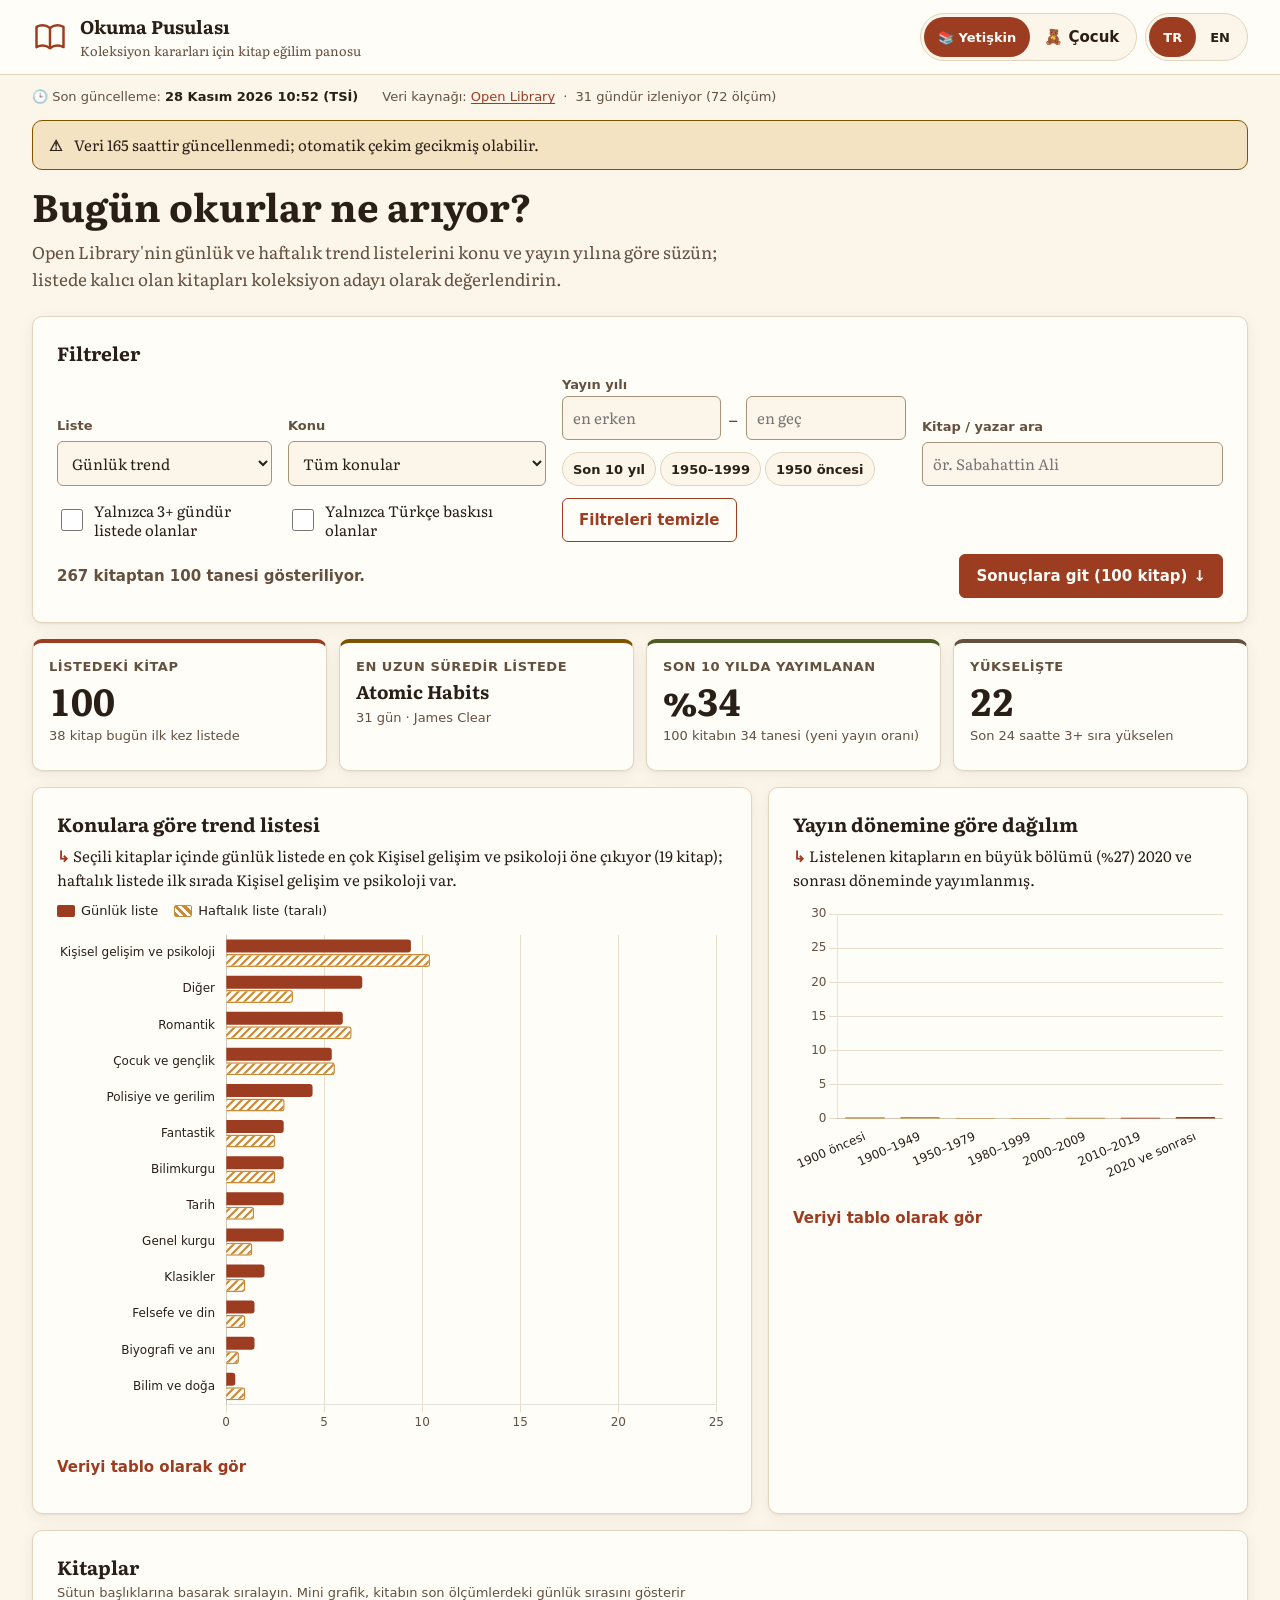
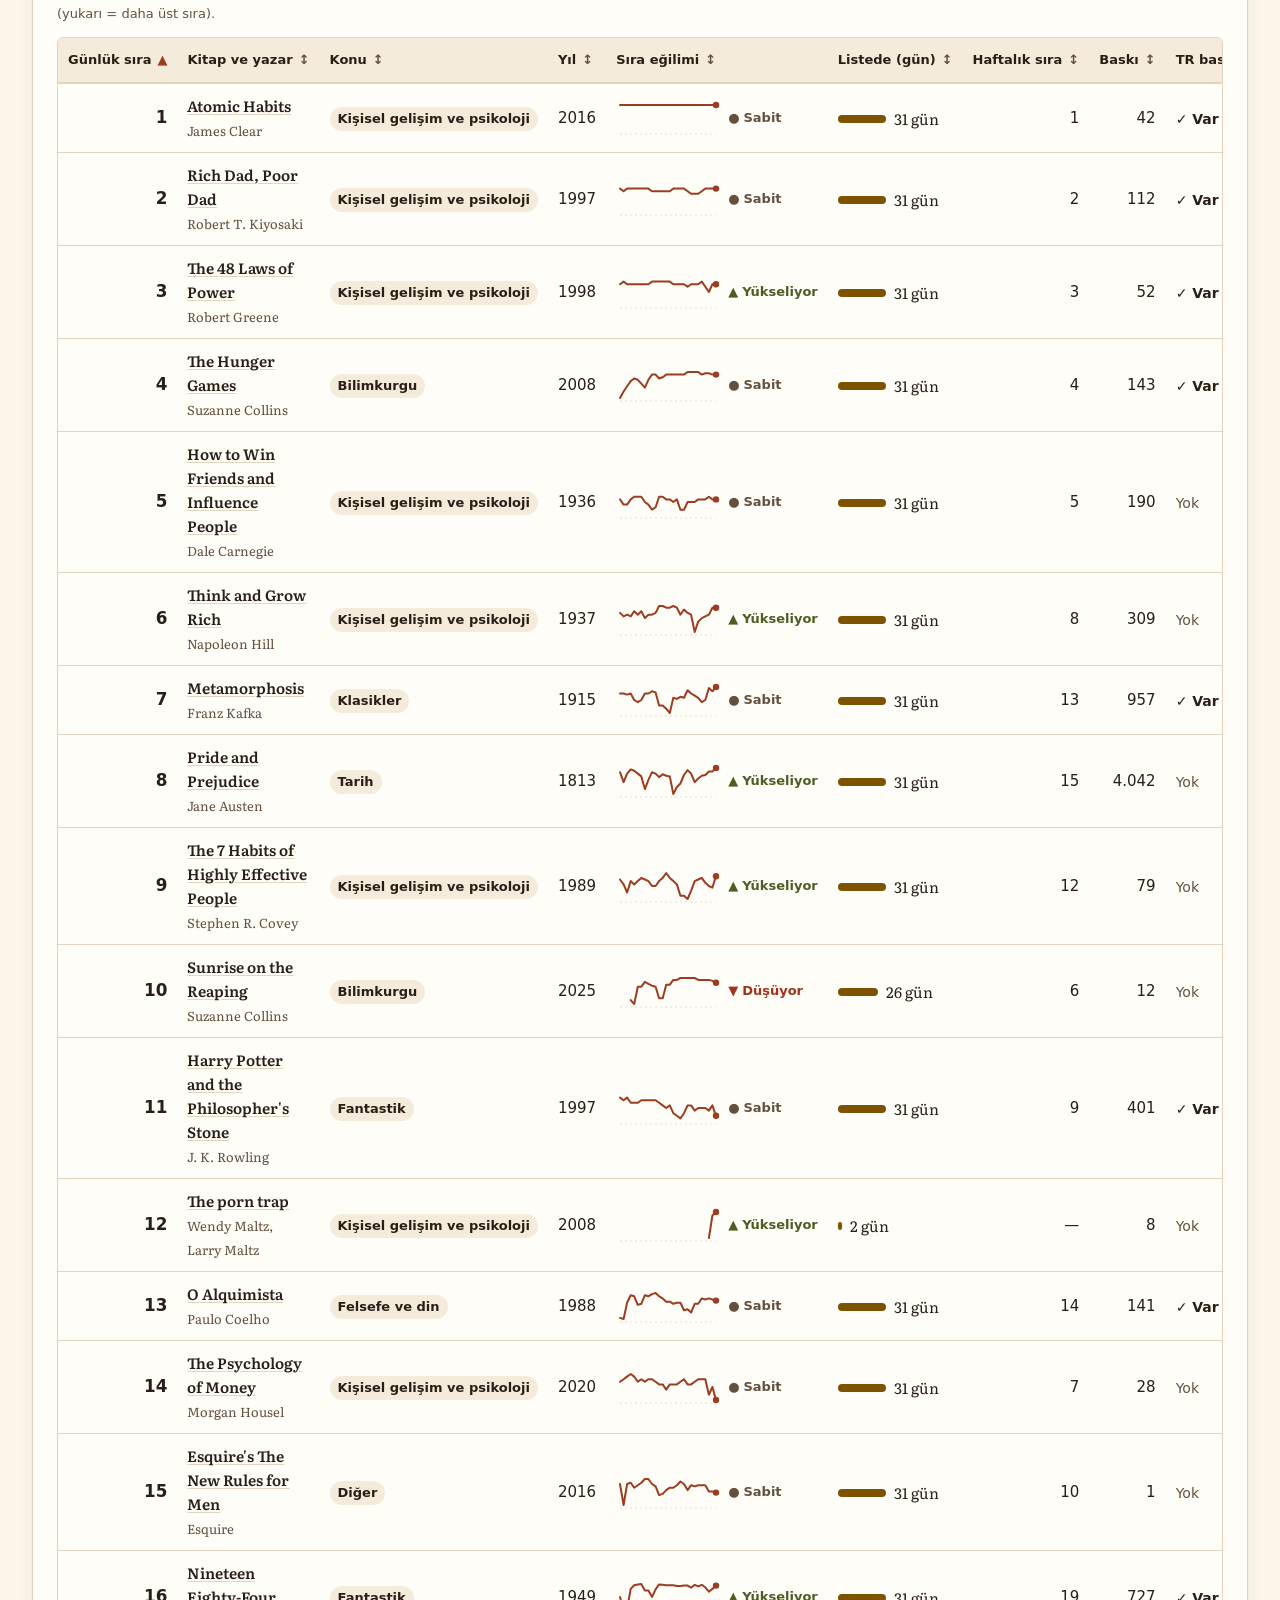
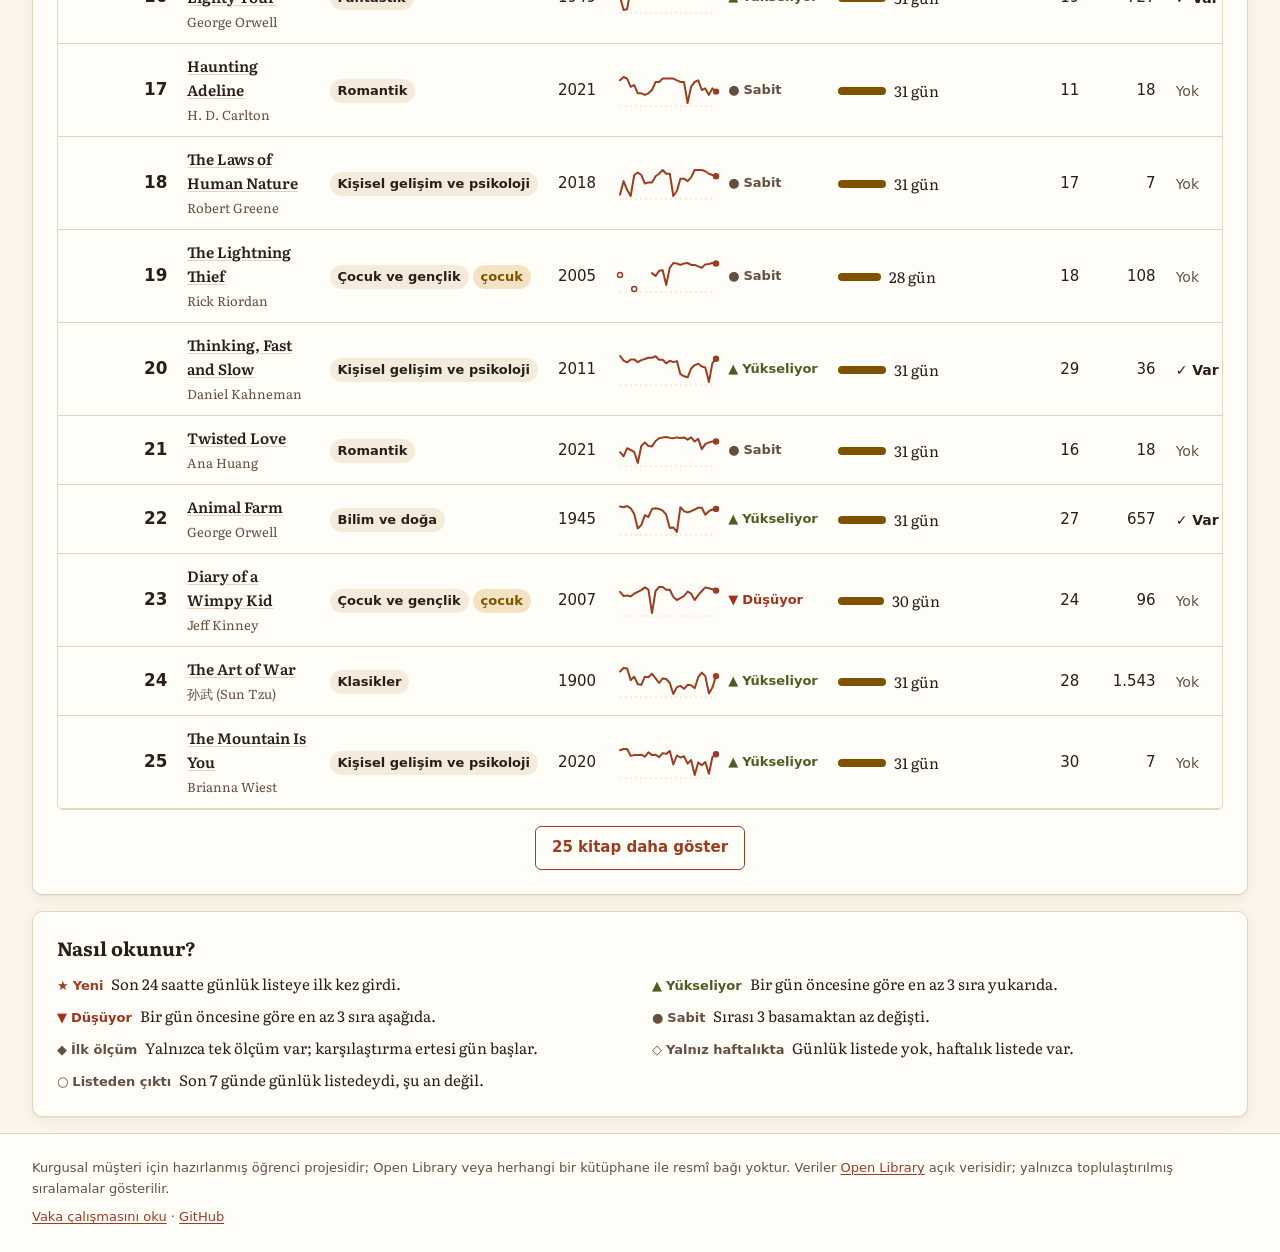
<file: index.html>
<!doctype html>
<html lang="tr" data-mode="yetiskin">
<head>
  <meta charset="utf-8">
  <meta name="viewport" content="width=device-width, initial-scale=1">
  <title>Okuma Pusulası · Kitap eğilim panosu</title>
  <meta name="description" content="Bir ilçe halk kütüphanesinin koleksiyon kararları için Open Library trend verisinden beslenen kitap eğilim panosu (kurgusal müşteri, öğrenci projesi).">
  <meta name="theme-color" content="#9C3D21">
  <link rel="manifest" href="manifest.webmanifest">
  <link rel="icon" href="icons/icon.svg" type="image/svg+xml">
  <link rel="apple-touch-icon" href="icons/icon-192.png">
  <link rel="preload" href="fonts/literata-latin-400-normal.woff2" as="font" type="font/woff2" crossorigin>
  <link rel="preload" href="fonts/literata-latin-ext-400-normal.woff2" as="font" type="font/woff2" crossorigin>
  <link rel="preload" href="fonts/literata-latin-700-normal.woff2" as="font" type="font/woff2" crossorigin>
  <link rel="stylesheet" href="css/fonts.css">
  <link rel="stylesheet" href="css/tokens.css">
  <link rel="stylesheet" href="css/app.css">
  <script src="vendor/chart.umd.min.js" defer></script>
  <script src="js/i18n.js" defer></script>
  <script src="js/app.js" defer></script>
</head>
<body>
  <a class="skip" href="#icerik" data-i18n="skip">İçeriğe geç</a>

  <header class="topbar">
    <div class="wrap topbar__inner">
      <div class="brand">
        <svg class="brand__mark" viewBox="0 0 32 32" aria-hidden="true"><path d="M4 7c4-2 8-2 12 1 4-3 8-3 12-1v18c-4-2-8-2-12 1-4-3-8-3-12-1z" fill="none" stroke="currentColor" stroke-width="2.2" stroke-linejoin="round"/><path d="M16 8v18" stroke="currentColor" stroke-width="2.2"/></svg>
        <div>
          <p class="brand__name">Okuma Pusulası</p>
          <p class="brand__sub" data-i18n="tagline">Koleksiyon kararları için kitap eğilim panosu</p>
        </div>
      </div>
      <div class="toggles">
        <div class="seg" role="group" aria-labelledby="mode-label">
          <span id="mode-label" class="sr-only" data-i18n="modeLabel">Görünüm modu</span>
          <button type="button" class="seg__btn" data-mode="yetiskin" aria-pressed="true"><span aria-hidden="true">📚</span> <span data-i18n="modeAdult">Yetişkin</span></button>
          <button type="button" class="seg__btn" data-mode="cocuk" aria-pressed="false"><span aria-hidden="true">🧸</span> <span data-i18n="modeChild">Çocuk</span></button>
        </div>
        <div class="seg seg--lang" role="group" aria-labelledby="lang-label">
          <span id="lang-label" class="sr-only" data-i18n="langLabel">Dil</span>
          <button type="button" class="seg__btn" data-lang="tr" aria-pressed="true" lang="tr">TR</button>
          <button type="button" class="seg__btn" data-lang="en" aria-pressed="false" lang="en">EN</button>
        </div>
      </div>
    </div>
  </header>

  <div class="wrap" role="region" aria-label="Veri durumu" data-i18n-aria="dataStatus">
    <div class="meta" id="meta">
      <p class="meta__updated"><span aria-hidden="true">🕒</span> <span data-i18n="lastUpdate">Son güncelleme:</span> <time id="updated-at">—</time></p>
      <p class="meta__source"><span data-i18n="source">Veri kaynağı:</span> <a href="https://openlibrary.org/trending/daily" rel="noopener">Open Library</a> <span class="meta__dot" aria-hidden="true">·</span> <span id="tracked"></span></p>
    </div>
    <div id="notice" class="notice" role="status" aria-live="polite" hidden></div>
  </div>

  <main id="icerik" class="wrap" tabindex="-1">
    <h1 class="page-title"><span data-i18n="title">Bugün okurlar ne arıyor?</span> <span class="mode-chip" id="mode-chip"></span></h1>
    <p class="lede" data-i18n="lede">Open Library'nin günlük ve haftalık trend listelerini konu ve yayın yılına göre süzün; listede kalıcı olan kitapları koleksiyon adayı olarak değerlendirin.</p>

    <!-- Filtreler -->
    <section class="panel filters" aria-labelledby="f-title">
      <h2 id="f-title" class="panel__title" data-i18n="filters">Filtreler</h2>
      <form id="filters" class="filters__grid" novalidate>
        <div class="field">
          <label for="f-list" data-i18n="fList">Liste</label>
          <select id="f-list" name="list">
            <option value="daily" data-i18n="listDaily">Günlük trend</option>
            <option value="weekly" data-i18n="listWeekly">Haftalık trend</option>
            <option value="all" data-i18n="listAll">Tümü (son 7 gün)</option>
          </select>
        </div>
        <div class="field">
          <label for="f-cat" data-i18n="fCat">Konu</label>
          <select id="f-cat" name="cat"><option value="" data-i18n="allCats">Tüm konular</option></select>
        </div>
        <fieldset class="field field--range">
          <legend data-i18n="fYear">Yayın yılı</legend>
          <div class="range">
            <label class="sr-only" for="f-ymin" data-i18n="yMin">En erken yıl</label>
            <input id="f-ymin" name="ymin" type="number" inputmode="numeric" min="1000" max="2100" step="1" placeholder="1800">
            <span aria-hidden="true">–</span>
            <label class="sr-only" for="f-ymax" data-i18n="yMax">En geç yıl</label>
            <input id="f-ymax" name="ymax" type="number" inputmode="numeric" min="1000" max="2100" step="1" placeholder="2026">
          </div>
          <div class="quick" role="group" aria-label="Hızlı aralık" data-i18n-aria="quickRange">
            <button type="button" class="chip" data-range="2016-"><span data-i18n="last10">Son 10 yıl</span></button>
            <button type="button" class="chip" data-range="1950-1999">1950–1999</button>
            <button type="button" class="chip" data-range="-1949"><span data-i18n="before1950">1950 öncesi</span></button>
          </div>
        </fieldset>
        <div class="field">
          <label for="f-q" data-i18n="fSearch">Kitap / yazar ara</label>
          <input id="f-q" name="q" type="search" autocomplete="off">
        </div>
        <div class="field field--check">
          <input id="f-stay" name="stay" type="checkbox">
          <label for="f-stay" data-i18n="fStay">Yalnızca 3+ gündür listede olanlar</label>
        </div>
        <div class="field field--check">
          <input id="f-tr" name="tr" type="checkbox">
          <label for="f-tr" data-i18n="fTr">Yalnızca Türkçe baskısı olanlar</label>
        </div>
        <div class="field field--actions">
          <button type="reset" class="btn btn--ghost" data-i18n="reset">Filtreleri temizle</button>
        </div>
      </form>
      <div class="filters__result">
        <p id="result-count" class="filters__count" aria-live="polite"></p>
        <!-- Kullanıcı testi bulgusu: 3 katılımcının 3'ü de filtreden sonra sonucu geç buldu → doğrudan tabloya götüren düğme -->
        <a id="result-jump" class="btn btn--jump" href="#t-title" hidden><span id="result-jump-text"></span> <span aria-hidden="true">↓</span></a>
      </div>
    </section>

    <!-- KPI kartları -->
    <section aria-labelledby="kpi-title">
      <h2 id="kpi-title" class="sr-only" data-i18n="kpiTitle">Özet göstergeler</h2>
      <div class="kpis" id="kpis">
        <div class="kpi skel"></div><div class="kpi skel"></div><div class="kpi skel"></div><div class="kpi skel"></div>
      </div>
    </section>

    <!-- Grafikler -->
    <div class="charts">
      <section class="panel chart" aria-labelledby="c1-title">
        <h2 id="c1-title" class="panel__title" data-i18n="c1Title">Konulara göre trend listesi</h2>
        <p class="chart__summary" id="c1-summary"></p>
        <div class="chart__legend" id="c1-legend"></div>
        <div class="chart__canvas chart__canvas--tall"><canvas id="c1" role="img" aria-describedby="c1-summary"></canvas><div class="skel skel--fill"></div></div>
        <details class="chart__data"><summary data-i18n="asTable">Veriyi tablo olarak gör</summary><div id="c1-table"></div></details>
      </section>
      <section class="panel chart" aria-labelledby="c2-title">
        <h2 id="c2-title" class="panel__title" data-i18n="c2Title">Yayın dönemine göre dağılım</h2>
        <p class="chart__summary" id="c2-summary"></p>
        <div class="chart__canvas"><canvas id="c2" role="img" aria-describedby="c2-summary"></canvas><div class="skel skel--fill"></div></div>
        <details class="chart__data"><summary data-i18n="asTable">Veriyi tablo olarak gör</summary><div id="c2-table"></div></details>
      </section>
    </div>

    <!-- Detay tablosu (zorunlu ileri özellik) -->
    <section class="panel" aria-labelledby="t-title">
      <div class="table-head">
        <h2 id="t-title" class="panel__title" data-i18n="tTitle" tabindex="-1">Kitaplar</h2>
        <p class="hint" data-i18n="tHint">Sütun başlıklarına basarak sıralayın. Mini grafik, kitabın son ölçümlerdeki günlük sırasını gösterir (yukarı = daha üst sıra).</p>
      </div>
      <div class="table-scroll" tabindex="0" role="region" aria-label="Kitap tablosu" data-i18n-aria="tableRegion">
        <table class="books" id="books">
          <caption class="sr-only" id="t-caption"></caption>
          <thead>
            <tr>
              <th scope="col" data-key="daily" aria-sort="ascending"><button type="button"><span data-i18n="colDaily">Günlük sıra</span><span class="sort" aria-hidden="true"></span></button></th>
              <th scope="col" data-key="title" aria-sort="none"><button type="button"><span data-i18n="colTitle">Kitap ve yazar</span><span class="sort" aria-hidden="true"></span></button></th>
              <th scope="col" data-key="category" aria-sort="none"><button type="button"><span data-i18n="colCat">Konu</span><span class="sort" aria-hidden="true"></span></button></th>
              <th scope="col" data-key="year" aria-sort="none"><button type="button"><span data-i18n="colYear">Yıl</span><span class="sort" aria-hidden="true"></span></button></th>
              <th scope="col" data-key="trend" aria-sort="none"><button type="button"><span data-i18n="colTrend">Sıra eğilimi</span><span class="sort" aria-hidden="true"></span></button></th>
              <th scope="col" data-key="days" aria-sort="none"><button type="button"><span data-i18n="colDays">Listede (gün)</span><span class="sort" aria-hidden="true"></span></button></th>
              <th scope="col" data-key="weekly" aria-sort="none"><button type="button"><span data-i18n="colWeekly">Haftalık sıra</span><span class="sort" aria-hidden="true"></span></button></th>
              <th scope="col" data-key="editions" aria-sort="none"><button type="button"><span data-i18n="colEd">Baskı</span><span class="sort" aria-hidden="true"></span></button></th>
              <th scope="col" data-key="tr" aria-sort="none"><button type="button"><span data-i18n="colTr">TR baskı</span><span class="sort" aria-hidden="true"></span></button></th>
            </tr>
          </thead>
          <tbody id="tbody"></tbody>
        </table>
      </div>
      <div id="empty" class="empty" hidden>
        <svg viewBox="0 0 64 64" aria-hidden="true"><rect x="10" y="14" width="18" height="38" rx="2" fill="none" stroke="currentColor" stroke-width="3"/><rect x="32" y="20" width="14" height="32" rx="2" fill="none" stroke="currentColor" stroke-width="3" transform="rotate(-12 39 36)"/><path d="M6 54h52" stroke="currentColor" stroke-width="3"/></svg>
        <p class="empty__title" data-i18n="emptyTitle">Bu filtrelerle eşleşen kitap yok.</p>
        <p data-i18n="emptyBody">Yayın yılı aralığını genişletmeyi ya da konu seçimini kaldırmayı deneyin.</p>
        <button type="button" class="btn" id="empty-reset" data-i18n="reset">Filtreleri temizle</button>
      </div>
      <div class="more"><button type="button" class="btn btn--ghost" id="more" hidden></button></div>
    </section>

    <section class="panel legend-help" aria-labelledby="lg-title">
      <h2 id="lg-title" class="panel__title" data-i18n="howTo">Nasıl okunur?</h2>
      <ul class="statuses" id="status-help"></ul>
    </section>
  </main>

  <!-- Hata durumu (hiç veri yoksa) -->
  <div id="fatal" class="wrap fatal" hidden>
    <svg viewBox="0 0 64 64" aria-hidden="true"><path d="M32 6 60 56H4z" fill="none" stroke="currentColor" stroke-width="3.5" stroke-linejoin="round"/><path d="M32 24v14M32 45v4" stroke="currentColor" stroke-width="4" stroke-linecap="round"/></svg>
    <h1 data-i18n="fatalTitle">Veriye şu an ulaşılamıyor</h1>
    <p data-i18n="fatalBody">Sunucu yanıt vermedi ve bu cihazda daha önce kaydedilmiş veri yok. İnternet bağlantınızı kontrol edip tekrar deneyin.</p>
    <p class="fatal__detail" id="fatal-detail"></p>
    <button type="button" class="btn" id="retry" data-i18n="retry">Tekrar dene</button>
  </div>

  <footer class="footer">
    <div class="wrap footer__inner">
      <p data-i18n-html="footNote">Kurgusal müşteri için hazırlanmış öğrenci projesidir; Open Library veya herhangi bir kütüphane ile resmî bağı yoktur. Veriler <a href="https://openlibrary.org/developers/licensing" rel="noopener">Open Library</a> açık verisidir; yalnızca toplulaştırılmış sıralamalar gösterilir.</p>
      <p><a href="vaka-calismasi.html" data-i18n="caseLink">Vaka çalışmasını oku</a> <span aria-hidden="true">·</span> <a id="repo-link" href="https://github.com/" rel="noopener">GitHub</a></p>
    </div>
  </footer>
  <noscript><p class="wrap">Bu pano JavaScript gerektirir.</p></noscript>
</body>
</html>
</file>
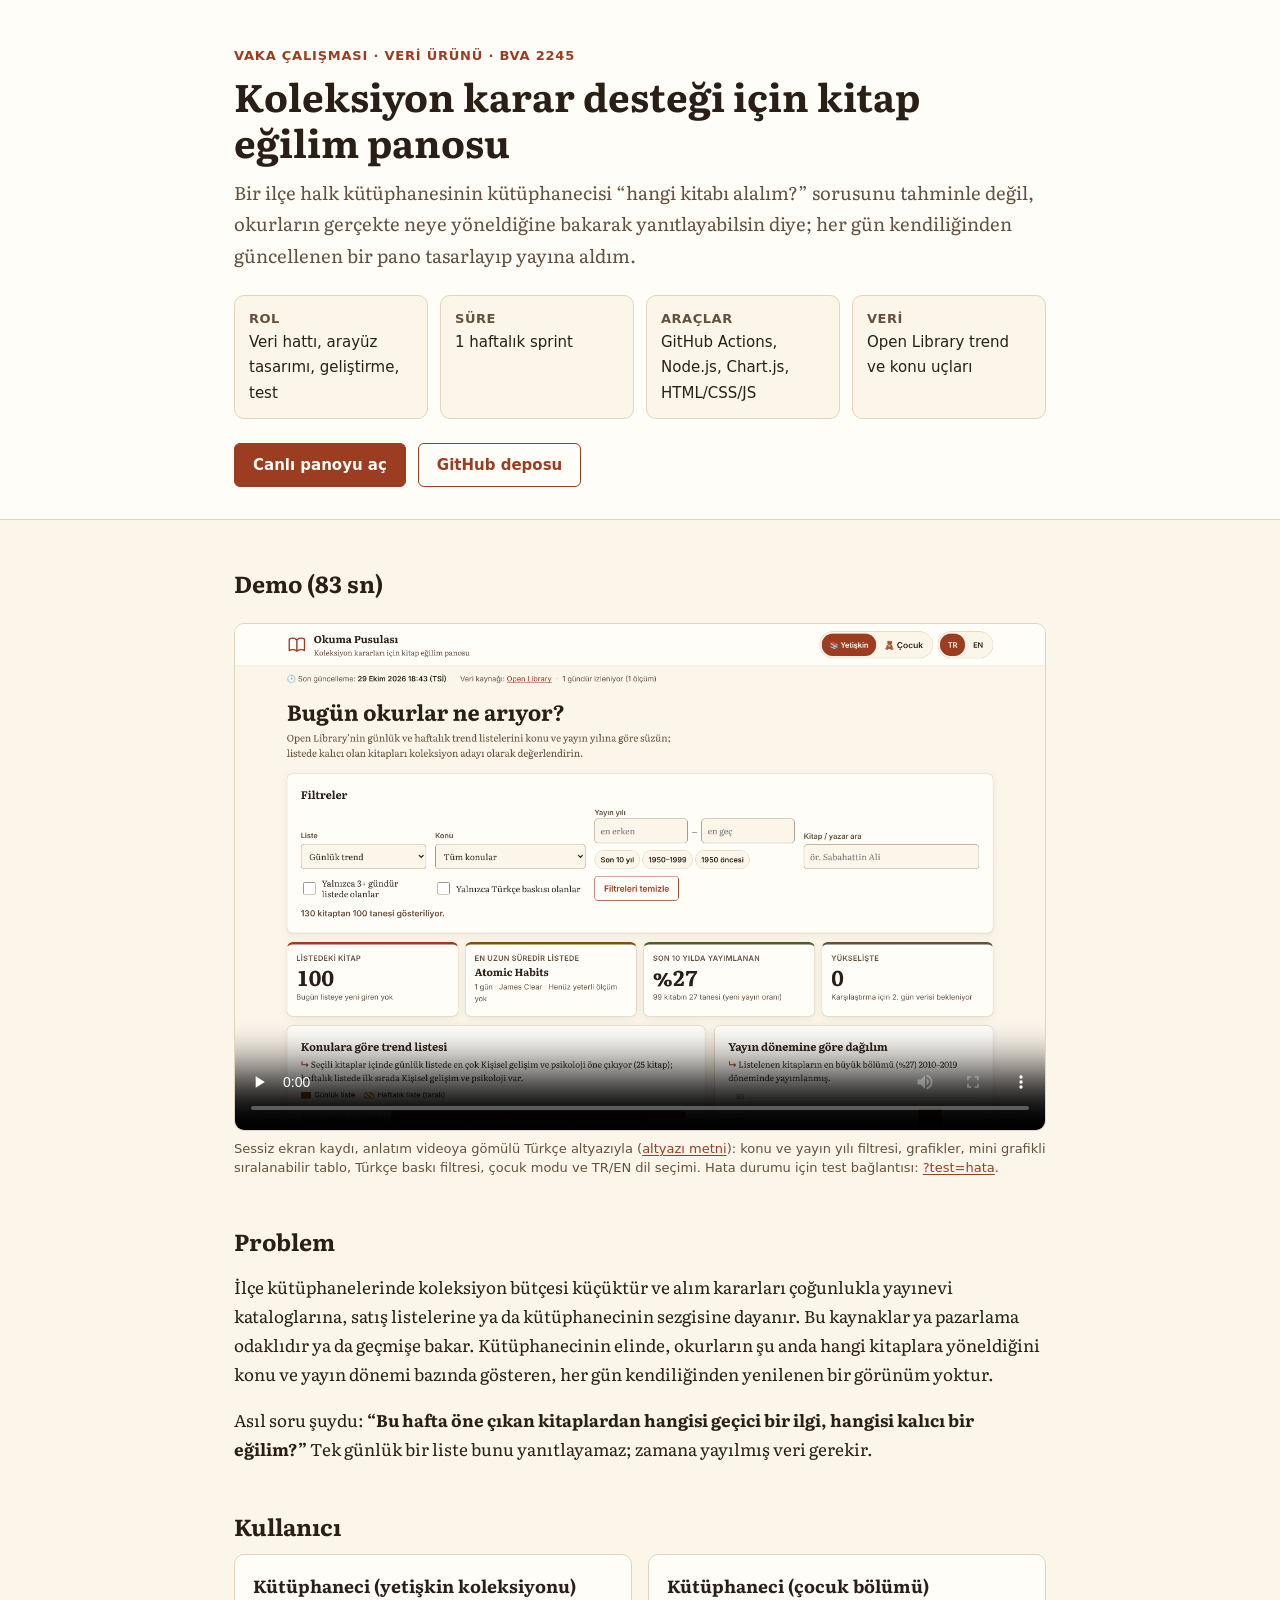
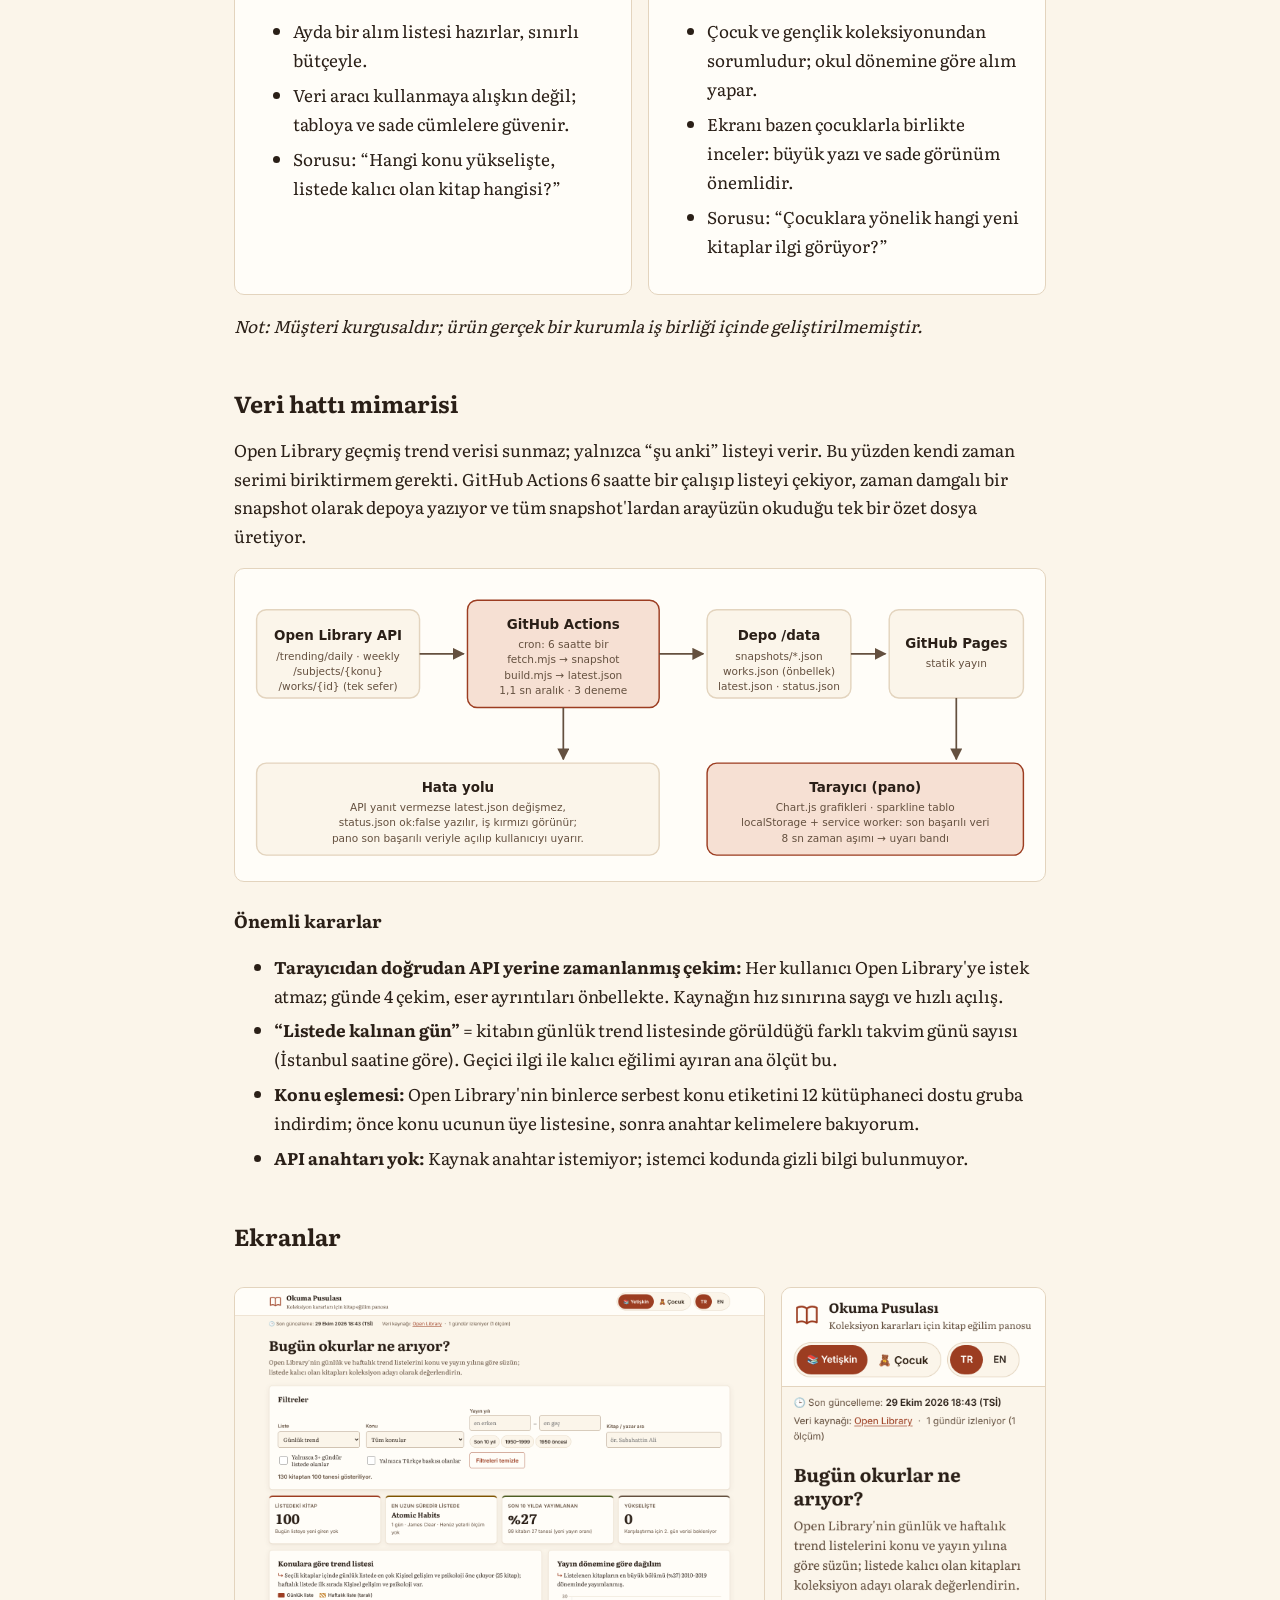
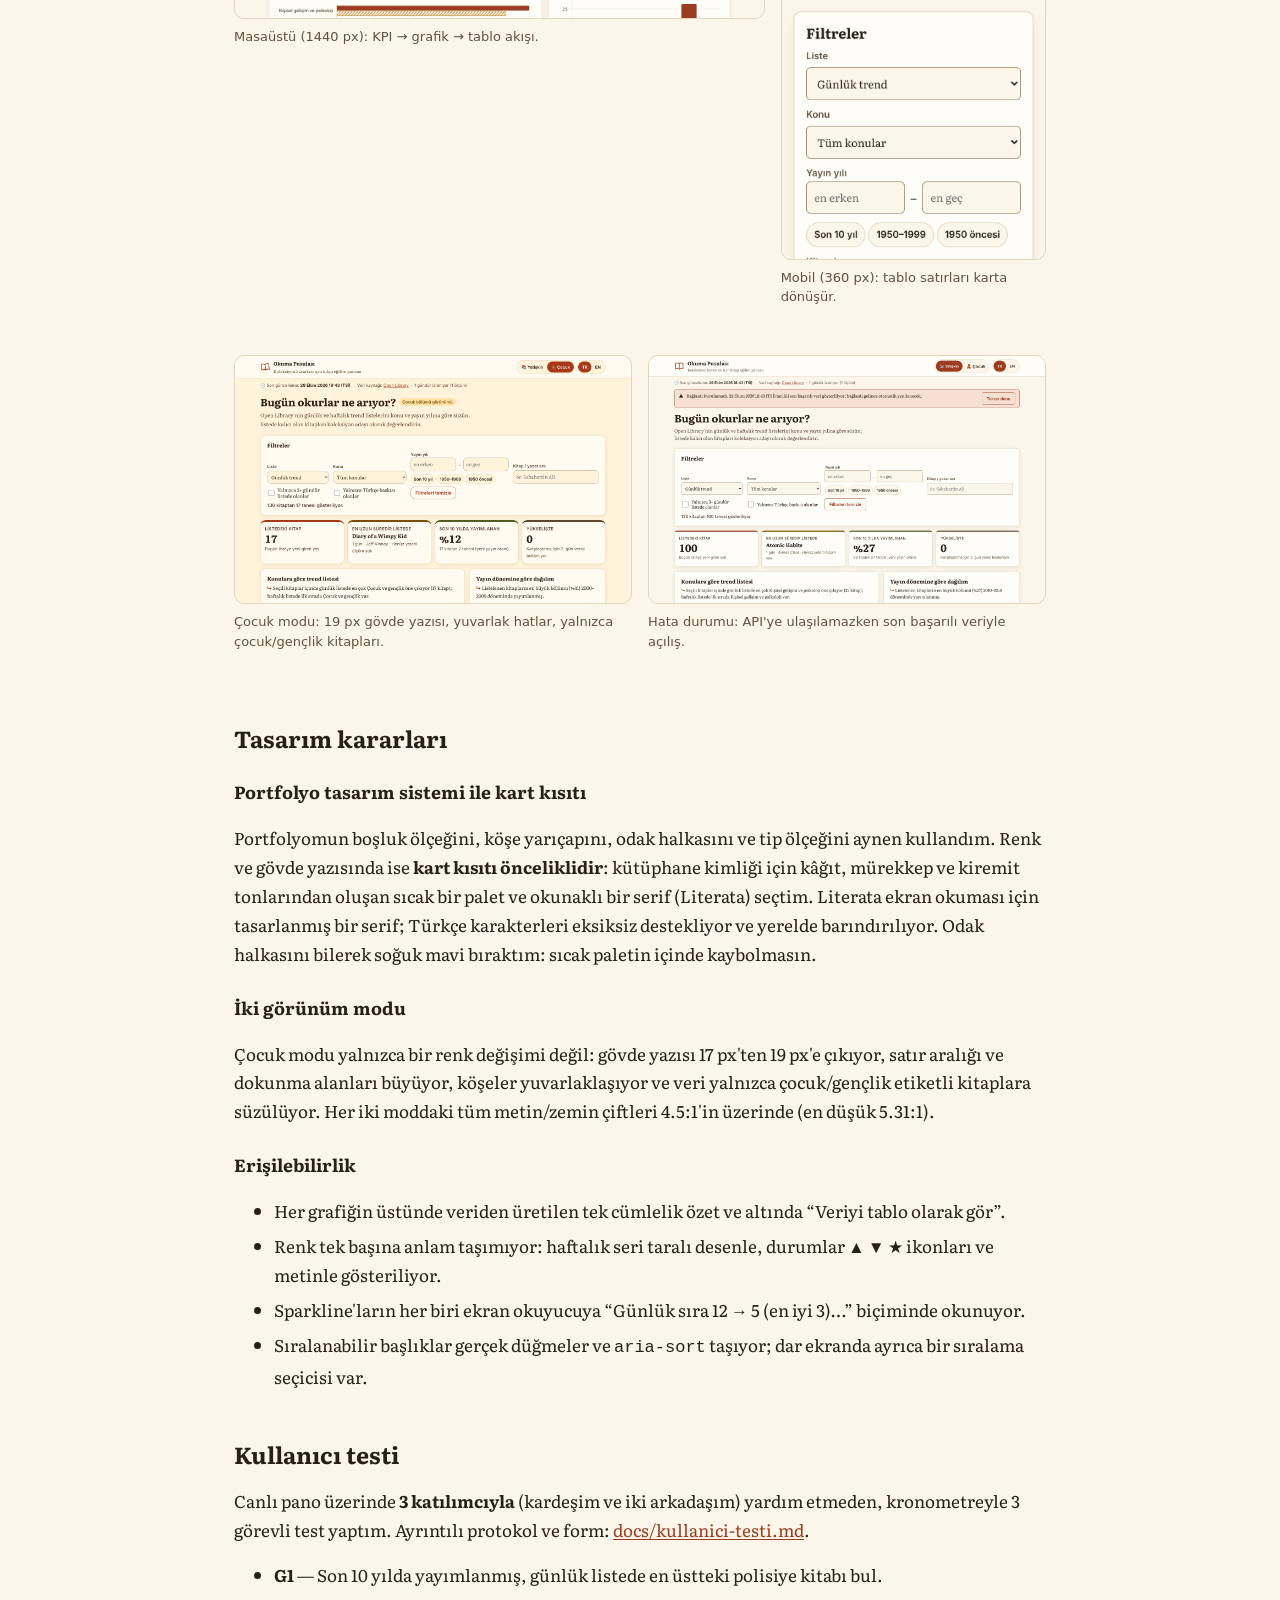
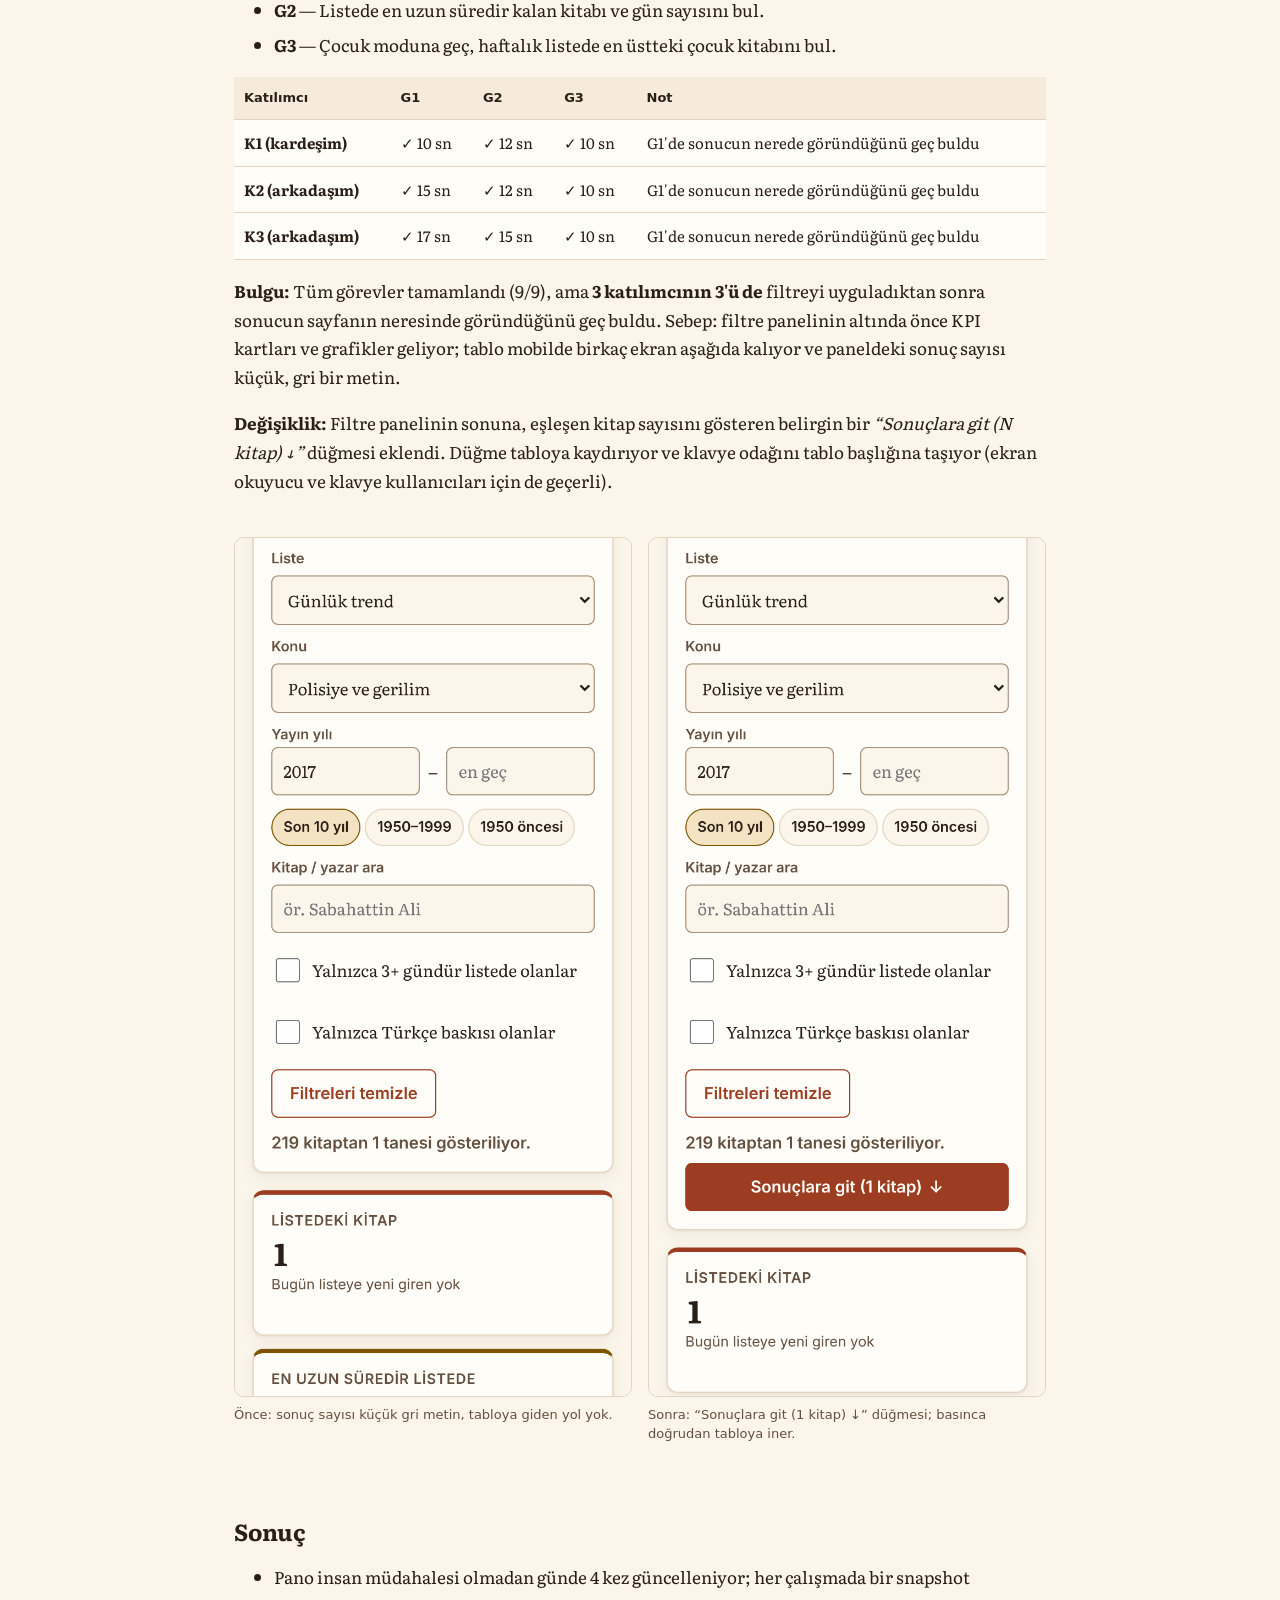
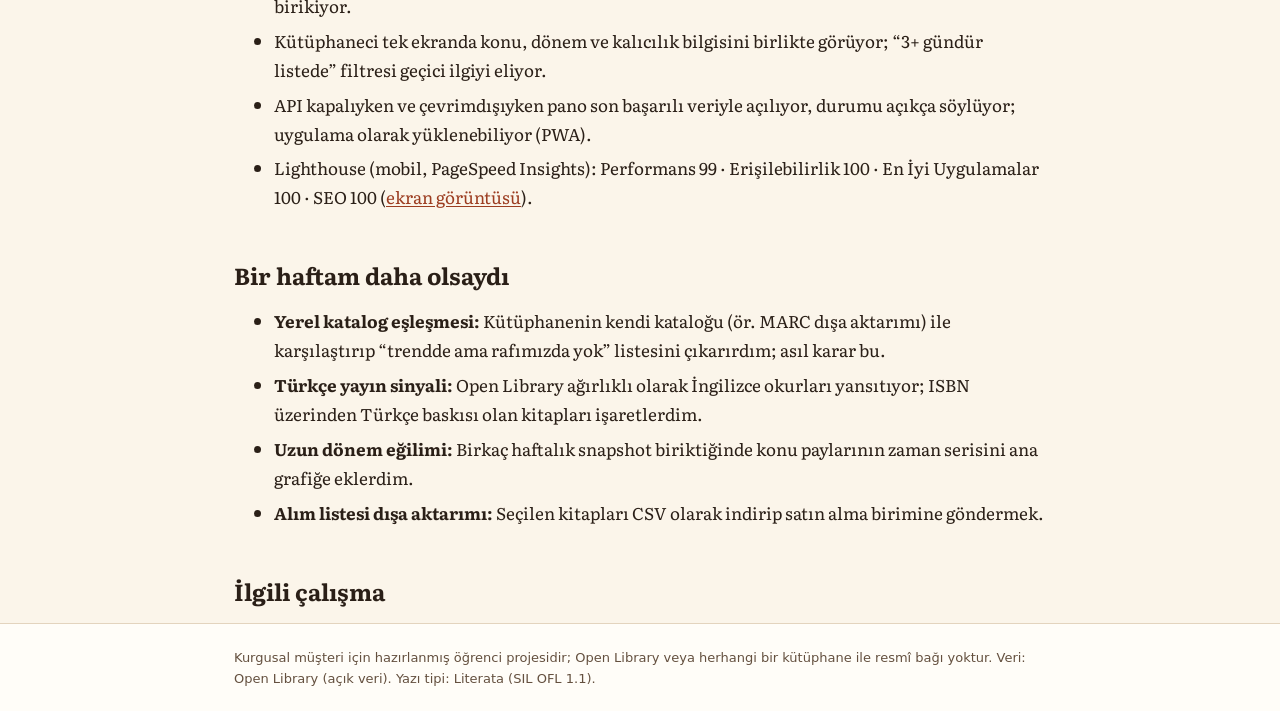
<file: vaka-calismasi.html>
<!doctype html>
<html lang="tr">
<head>
  <meta charset="utf-8">
  <meta name="viewport" content="width=device-width, initial-scale=1">
  <title>Vaka çalışması · Okuma Pusulası</title>
  <meta name="description" content="Koleksiyon karar desteği için kitap eğilim panosu: problem, kullanıcı, veri hattı, tasarım kararları, kullanıcı testi ve sonuç.">
  <meta name="theme-color" content="#9C3D21">
  <link rel="icon" href="icons/icon.svg" type="image/svg+xml">
  <link rel="preload" href="fonts/literata-latin-400-normal.woff2" as="font" type="font/woff2" crossorigin>
  <link rel="stylesheet" href="css/fonts.css">
  <link rel="stylesheet" href="css/tokens.css">
  <link rel="stylesheet" href="css/vaka.css">
</head>
<body>
  <a class="skip" href="#icerik">İçeriğe geç</a>
  <header class="hero">
    <div class="wrap">
      <p class="eyebrow">Vaka çalışması · Veri ürünü · BVA 2245</p>
      <h1>Koleksiyon karar desteği için kitap eğilim panosu</h1>
      <p class="lede">Bir ilçe halk kütüphanesinin kütüphanecisi “hangi kitabı alalım?” sorusunu tahminle değil, okurların gerçekte neye yöneldiğine bakarak yanıtlayabilsin diye; her gün kendiliğinden güncellenen bir pano tasarlayıp yayına aldım.</p>
      <ul class="facts">
        <li><b>Rol</b>Veri hattı, arayüz tasarımı, geliştirme, test</li>
        <li><b>Süre</b>1 haftalık sprint</li>
        <li><b>Araçlar</b>GitHub Actions, Node.js, Chart.js, HTML/CSS/JS</li>
        <li><b>Veri</b>Open Library trend ve konu uçları</li>
      </ul>
      <div class="cta">
        <a class="btn" href="index.html">Canlı panoyu aç</a>
        <a class="btn btn--ghost" id="gh" href="https://github.com/aysedudutursun/kitap-egilim-panosu" rel="noopener">GitHub deposu</a>
      </div>
    </div>
  </header>

  <main id="icerik" class="wrap">
    <h2>Demo (83 sn)</h2>
    <figure>
      <!-- Demo videosu: 83 sn ekran kaydı; Türkçe altyazı videoya gömülüdür (metni: docs/demo-altyazi.vtt). -->
      <video controls preload="none" poster="docs/ekran-masaustu.png" src="docs/demo.mp4" aria-describedby="video-aciklama">
        Tarayıcınız video öğesini desteklemiyor. <a href="docs/demo.mp4">Videoyu indirin</a>.
      </video>
      <figcaption id="video-aciklama">Sessiz ekran kaydı, anlatım videoya gömülü Türkçe altyazıyla (<a href="docs/demo-altyazi.vtt">altyazı metni</a>): konu ve yayın yılı filtresi, grafikler, mini grafikli sıralanabilir tablo, Türkçe baskı filtresi, çocuk modu ve TR/EN dil seçimi. Hata durumu için test bağlantısı: <a href="index.html?test=hata">?test=hata</a>.</figcaption>
    </figure>

    <h2>Problem</h2>
    <p>İlçe kütüphanelerinde koleksiyon bütçesi küçüktür ve alım kararları çoğunlukla yayınevi kataloglarına, satış listelerine ya da kütüphanecinin sezgisine dayanır. Bu kaynaklar ya pazarlama odaklıdır ya da geçmişe bakar. Kütüphanecinin elinde, okurların şu anda hangi kitaplara yöneldiğini konu ve yayın dönemi bazında gösteren, her gün kendiliğinden yenilenen bir görünüm yoktur.</p>
    <p>Asıl soru şuydu: <strong>“Bu hafta öne çıkan kitaplardan hangisi geçici bir ilgi, hangisi kalıcı bir eğilim?”</strong> Tek günlük bir liste bunu yanıtlayamaz; zamana yayılmış veri gerekir.</p>

    <h2>Kullanıcı</h2>
    <div class="grid2">
      <div class="card">
        <h3>Kütüphaneci (yetişkin koleksiyonu)</h3>
        <ul class="tight">
          <li>Ayda bir alım listesi hazırlar, sınırlı bütçeyle.</li>
          <li>Veri aracı kullanmaya alışkın değil; tabloya ve sade cümlelere güvenir.</li>
          <li>Sorusu: “Hangi konu yükselişte, listede kalıcı olan kitap hangisi?”</li>
        </ul>
      </div>
      <div class="card">
        <h3>Kütüphaneci (çocuk bölümü)</h3>
        <ul class="tight">
          <li>Çocuk ve gençlik koleksiyonundan sorumludur; okul dönemine göre alım yapar.</li>
          <li>Ekranı bazen çocuklarla birlikte inceler: büyük yazı ve sade görünüm önemlidir.</li>
          <li>Sorusu: “Çocuklara yönelik hangi yeni kitaplar ilgi görüyor?”</li>
        </ul>
      </div>
    </div>
    <p><em>Not: Müşteri kurgusaldır; ürün gerçek bir kurumla iş birliği içinde geliştirilmemiştir.</em></p>

    <h2>Veri hattı mimarisi</h2>
    <p>Open Library geçmiş trend verisi sunmaz; yalnızca “şu anki” listeyi verir. Bu yüzden kendi zaman serimi biriktirmem gerekti. GitHub Actions 6 saatte bir çalışıp listeyi çekiyor, zaman damgalı bir snapshot olarak depoya yazıyor ve tüm snapshot'lardan arayüzün okuduğu tek bir özet dosya üretiyor.</p>
    <div class="diagram" role="img" aria-label="Veri hattı şeması: GitHub Actions zamanlayıcısı 6 saatte bir Open Library trend, konu ve eser uçlarından veri çeker; veriyi snapshot olarak depoya yazar; build betiği latest.json üretir; GitHub Pages yayınlar; tarayıcı veriyi okur ve son başarılı kopyayı önbellekte saklar.">
      <svg viewBox="0 0 820 300" aria-hidden="true">
        <defs><marker id="ah" viewBox="0 0 10 10" refX="9" refY="5" markerWidth="7" markerHeight="7" orient="auto"><path class="ahead" d="M0 0L10 5L0 10z"/></marker></defs>
        <rect class="box" x="10" y="30" width="170" height="92" rx="10"/>
        <text x="95" y="62" text-anchor="middle" font-weight="700" font-size="14">Open Library API</text>
        <text class="sub" x="95" y="82" text-anchor="middle">/trending/daily · weekly</text>
        <text class="sub" x="95" y="98" text-anchor="middle">/subjects/{konu}</text>
        <text class="sub" x="95" y="114" text-anchor="middle">/works/{id} (tek sefer)</text>

        <rect class="box box--key" x="230" y="20" width="200" height="112" rx="10"/>
        <text x="330" y="50" text-anchor="middle" font-weight="700" font-size="14">GitHub Actions</text>
        <text class="sub" x="330" y="70" text-anchor="middle">cron: 6 saatte bir</text>
        <text class="sub" x="330" y="86" text-anchor="middle">fetch.mjs → snapshot</text>
        <text class="sub" x="330" y="102" text-anchor="middle">build.mjs → latest.json</text>
        <text class="sub" x="330" y="118" text-anchor="middle">1,1 sn aralık · 3 deneme</text>

        <rect class="box" x="480" y="30" width="150" height="92" rx="10"/>
        <text x="555" y="62" text-anchor="middle" font-weight="700" font-size="14">Depo /data</text>
        <text class="sub" x="555" y="82" text-anchor="middle">snapshots/*.json</text>
        <text class="sub" x="555" y="98" text-anchor="middle">works.json (önbellek)</text>
        <text class="sub" x="555" y="114" text-anchor="middle">latest.json · status.json</text>

        <rect class="box" x="670" y="30" width="140" height="92" rx="10"/>
        <text x="740" y="70" text-anchor="middle" font-weight="700" font-size="14">GitHub Pages</text>
        <text class="sub" x="740" y="90" text-anchor="middle">statik yayın</text>

        <rect class="box box--key" x="480" y="190" width="330" height="96" rx="10"/>
        <text x="645" y="220" text-anchor="middle" font-weight="700" font-size="14">Tarayıcı (pano)</text>
        <text class="sub" x="645" y="240" text-anchor="middle">Chart.js grafikleri · sparkline tablo</text>
        <text class="sub" x="645" y="256" text-anchor="middle">localStorage + service worker: son başarılı veri</text>
        <text class="sub" x="645" y="272" text-anchor="middle">8 sn zaman aşımı → uyarı bandı</text>

        <rect class="box" x="10" y="190" width="420" height="96" rx="10"/>
        <text x="220" y="220" text-anchor="middle" font-weight="700" font-size="14">Hata yolu</text>
        <text class="sub" x="220" y="240" text-anchor="middle">API yanıt vermezse latest.json değişmez,</text>
        <text class="sub" x="220" y="256" text-anchor="middle">status.json ok:false yazılır, iş kırmızı görünür;</text>
        <text class="sub" x="220" y="272" text-anchor="middle">pano son başarılı veriyle açılıp kullanıcıyı uyarır.</text>

        <path class="arrow" d="M180 76H226"/>
        <path class="arrow" d="M430 76H476"/>
        <path class="arrow" d="M630 76H666"/>
        <path class="arrow" d="M740 122V186"/>
        <path class="arrow" d="M330 132V186"/>
      </svg>
    </div>
    <h3>Önemli kararlar</h3>
    <ul class="tight">
      <li><strong>Tarayıcıdan doğrudan API yerine zamanlanmış çekim:</strong> Her kullanıcı Open Library'ye istek atmaz; günde 4 çekim, eser ayrıntıları önbellekte. Kaynağın hız sınırına saygı ve hızlı açılış.</li>
      <li><strong>“Listede kalınan gün”</strong> = kitabın günlük trend listesinde görüldüğü farklı takvim günü sayısı (İstanbul saatine göre). Geçici ilgi ile kalıcı eğilimi ayıran ana ölçüt bu.</li>
      <li><strong>Konu eşlemesi:</strong> Open Library'nin binlerce serbest konu etiketini 12 kütüphaneci dostu gruba indirdim; önce konu ucunun üye listesine, sonra anahtar kelimelere bakıyorum.</li>
      <li><strong>API anahtarı yok:</strong> Kaynak anahtar istemiyor; istemci kodunda gizli bilgi bulunmuyor.</li>
    </ul>

    <h2>Ekranlar</h2>
    <div class="grid2 grid2--wide">
      <figure>
        <img src="docs/ekran-masaustu.png" alt="1440 piksel genişlikte pano: üstte filtreler, dört KPI kartı, konulara göre trend grafiği, yayın dönemi grafiği ve sparkline'lı kitap tablosu." loading="lazy" width="1440" height="900">
        <figcaption>Masaüstü (1440 px): KPI → grafik → tablo akışı.</figcaption>
      </figure>
      <figure>
        <img src="docs/ekran-mobil.png" alt="360 piksel genişlikte pano: filtreler alt alta, tablo satırları kartlara dönüşmüş." loading="lazy" width="360" height="780">
        <figcaption>Mobil (360 px): tablo satırları karta dönüşür.</figcaption>
      </figure>
    </div>
    <div class="grid2">
      <figure>
        <img src="docs/ekran-cocuk.png" alt="Çocuk modu: daha büyük yazı, daha yuvarlak köşeler ve yalnızca çocuk ve gençlik kitapları." loading="lazy" width="1440" height="900">
        <figcaption>Çocuk modu: 19 px gövde yazısı, yuvarlak hatlar, yalnızca çocuk/gençlik kitapları.</figcaption>
      </figure>
      <figure>
        <img src="docs/ekran-hata.png" alt="Bağlantı yokken üstte kırmızı uyarı bandı: son başarılı verinin tarihi ve Tekrar dene düğmesi." loading="lazy" width="1440" height="900">
        <figcaption>Hata durumu: API'ye ulaşılamazken son başarılı veriyle açılış.</figcaption>
      </figure>
    </div>

    <h2>Tasarım kararları</h2>
    <h3>Portfolyo tasarım sistemi ile kart kısıtı</h3>
    <p>Portfolyomun boşluk ölçeğini, köşe yarıçapını, odak halkasını ve tip ölçeğini aynen kullandım. Renk ve gövde yazısında ise <strong>kart kısıtı önceliklidir</strong>: kütüphane kimliği için kâğıt, mürekkep ve kiremit tonlarından oluşan sıcak bir palet ve okunaklı bir serif (Literata) seçtim. Literata ekran okuması için tasarlanmış bir serif; Türkçe karakterleri eksiksiz destekliyor ve yerelde barındırılıyor. Odak halkasını bilerek soğuk mavi bıraktım: sıcak paletin içinde kaybolmasın.</p>
    <h3>İki görünüm modu</h3>
    <p>Çocuk modu yalnızca bir renk değişimi değil: gövde yazısı 17 px'ten 19 px'e çıkıyor, satır aralığı ve dokunma alanları büyüyor, köşeler yuvarlaklaşıyor ve veri yalnızca çocuk/gençlik etiketli kitaplara süzülüyor. Her iki moddaki tüm metin/zemin çiftleri 4.5:1'in üzerinde (en düşük 5.31:1).</p>
    <h3>Erişilebilirlik</h3>
    <ul class="tight">
      <li>Her grafiğin üstünde veriden üretilen tek cümlelik özet ve altında “Veriyi tablo olarak gör”.</li>
      <li>Renk tek başına anlam taşımıyor: haftalık seri taralı desenle, durumlar ▲ ▼ ★ ikonları ve metinle gösteriliyor.</li>
      <li>Sparkline'ların her biri ekran okuyucuya “Günlük sıra 12 → 5 (en iyi 3)…” biçiminde okunuyor.</li>
      <li>Sıralanabilir başlıklar gerçek düğmeler ve <code>aria-sort</code> taşıyor; dar ekranda ayrıca bir sıralama seçicisi var.</li>
    </ul>

    <h2>Kullanıcı testi</h2>
    <div id="test-bulgulari">
      <p>Canlı pano üzerinde <strong>3 katılımcıyla</strong> (kardeşim ve iki arkadaşım) yardım etmeden, kronometreyle 3 görevli test yaptım. Ayrıntılı protokol ve form: <a href="https://github.com/aysedudutursun/kitap-egilim-panosu/blob/main/docs/kullanici-testi.md">docs/kullanici-testi.md</a>.</p>
      <ul class="tight">
        <li><strong>G1</strong> — Son 10 yılda yayımlanmış, günlük listede en üstteki polisiye kitabı bul.</li>
        <li><strong>G2</strong> — Listede en uzun süredir kalan kitabı ve gün sayısını bul.</li>
        <li><strong>G3</strong> — Çocuk moduna geç, haftalık listede en üstteki çocuk kitabını bul.</li>
      </ul>
      <table>
        <caption class="sr-only">Kullanıcı testi sonuçları: görev başına süre (saniye)</caption>
        <thead><tr><th scope="col">Katılımcı</th><th scope="col">G1</th><th scope="col">G2</th><th scope="col">G3</th><th scope="col">Not</th></tr></thead>
        <tbody>
          <tr><th scope="row">K1 (kardeşim)</th><td>✓ 10 sn</td><td>✓ 12 sn</td><td>✓ 10 sn</td><td>G1'de sonucun nerede göründüğünü geç buldu</td></tr>
          <tr><th scope="row">K2 (arkadaşım)</th><td>✓ 15 sn</td><td>✓ 12 sn</td><td>✓ 10 sn</td><td>G1'de sonucun nerede göründüğünü geç buldu</td></tr>
          <tr><th scope="row">K3 (arkadaşım)</th><td>✓ 17 sn</td><td>✓ 15 sn</td><td>✓ 10 sn</td><td>G1'de sonucun nerede göründüğünü geç buldu</td></tr>
        </tbody>
      </table>
      <p><strong>Bulgu:</strong> Tüm görevler tamamlandı (9/9), ama <strong>3 katılımcının 3'ü de</strong> filtreyi uyguladıktan sonra sonucun sayfanın neresinde göründüğünü geç buldu. Sebep: filtre panelinin altında önce KPI kartları ve grafikler geliyor; tablo mobilde birkaç ekran aşağıda kalıyor ve paneldeki sonuç sayısı küçük, gri bir metin.</p>
      <p><strong>Değişiklik:</strong> Filtre panelinin sonuna, eşleşen kitap sayısını gösteren belirgin bir <em>“Sonuçlara git (N kitap) ↓”</em> düğmesi eklendi. Düğme tabloya kaydırıyor ve klavye odağını tablo başlığına taşıyor (ekran okuyucu ve klavye kullanıcıları için de geçerli).</p>
      <div class="grid2">
        <figure>
          <img src="docs/test-once.png" alt="Önce: Polisiye ve Son 10 yıl filtresi seçili mobil ekranda filtre panelinin altında yalnızca küçük gri '219 kitaptan 1 tanesi gösteriliyor' yazısı var; sonuçlara giden bir yol görünmüyor." loading="lazy" width="360" height="780">
          <figcaption>Önce: sonuç sayısı küçük gri metin, tabloya giden yol yok.</figcaption>
        </figure>
        <figure>
          <img src="docs/test-sonra.png" alt="Sonra: aynı ekranda sonuç sayısının altında tam genişlikte kiremit renkli 'Sonuçlara git (1 kitap) ↓' düğmesi." loading="lazy" width="360" height="780">
          <figcaption>Sonra: “Sonuçlara git (1 kitap) ↓” düğmesi; basınca doğrudan tabloya iner.</figcaption>
        </figure>
      </div>
    </div>

    <h2>Sonuç</h2>
    <ul class="tight">
      <li>Pano insan müdahalesi olmadan günde 4 kez güncelleniyor; her çalışmada bir snapshot birikiyor.</li>
      <li>Kütüphaneci tek ekranda konu, dönem ve kalıcılık bilgisini birlikte görüyor; “3+ gündür listede” filtresi geçici ilgiyi eliyor.</li>
      <li>API kapalıyken ve çevrimdışıyken pano son başarılı veriyle açılıyor, durumu açıkça söylüyor; uygulama olarak yüklenebiliyor (PWA).</li>
      <li id="lighthouse-sonuc">Lighthouse (mobil, PageSpeed Insights): Performans 99 · Erişilebilirlik 100 · En İyi Uygulamalar 100 · SEO 100 (<a href="docs/lighthouse-mobil.png">ekran görüntüsü</a>).</li>
    </ul>

    <h2>Bir haftam daha olsaydı</h2>
    <ul class="tight">
      <li><strong>Yerel katalog eşleşmesi:</strong> Kütüphanenin kendi kataloğu (ör. MARC dışa aktarımı) ile karşılaştırıp “trendde ama rafımızda yok” listesini çıkarırdım; asıl karar bu.</li>
      <li><strong>Türkçe yayın sinyali:</strong> Open Library ağırlıklı olarak İngilizce okurları yansıtıyor; ISBN üzerinden Türkçe baskısı olan kitapları işaretlerdim.</li>
      <li><strong>Uzun dönem eğilimi:</strong> Birkaç haftalık snapshot biriktiğinde konu paylarının zaman serisini ana grafiğe eklerdim.</li>
      <li><strong>Alım listesi dışa aktarımı:</strong> Seçilen kitapları CSV olarak indirip satın alma birimine göndermek.</li>
    </ul>

    <h2>İlgili çalışma</h2>
    <p id="ilgili"><!-- ONCEKI_PROJE: önceki veri hikâyesi bağlantısı --></p>
  </main>
  <footer>
    <div class="wrap">Kurgusal müşteri için hazırlanmış öğrenci projesidir; Open Library veya herhangi bir kütüphane ile resmî bağı yoktur. Veri: Open Library (açık veri). Yazı tipi: Literata (SIL OFL 1.1).</div>
  </footer>
</body>
</html>
</file>
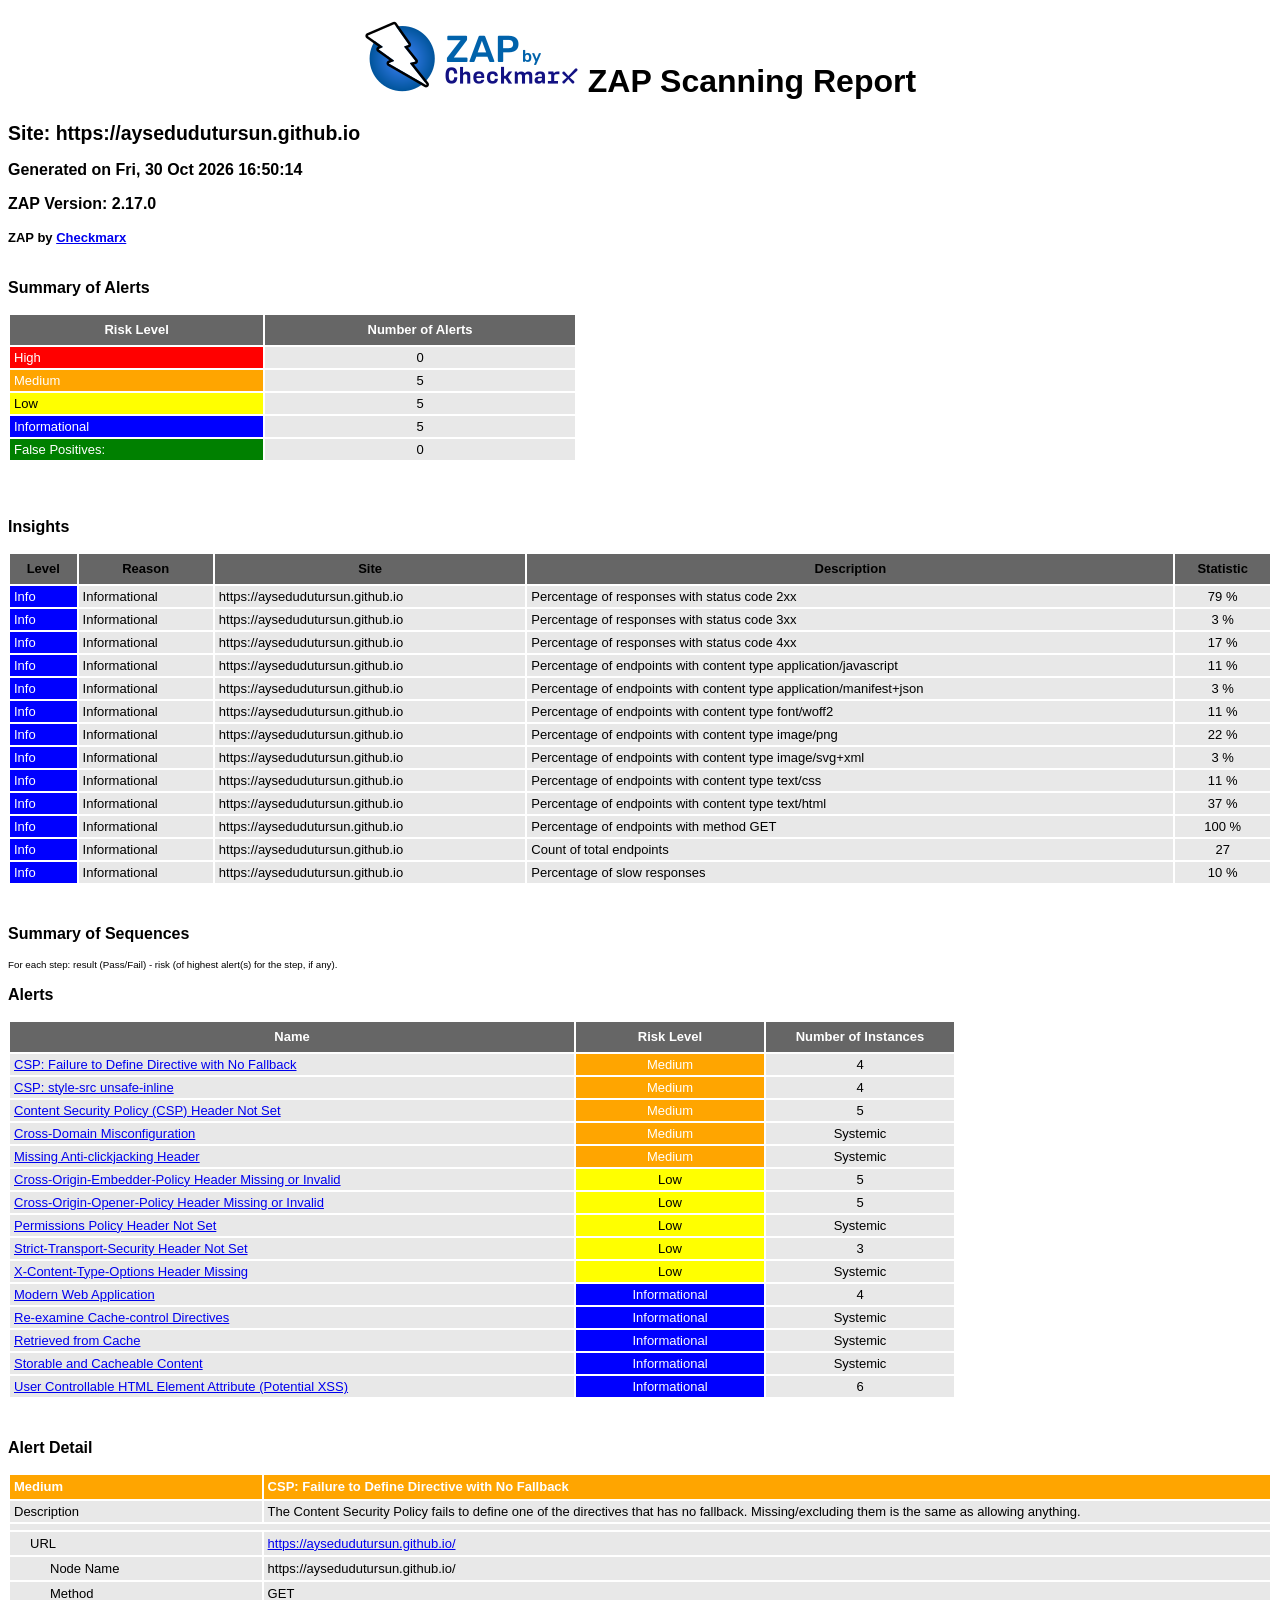
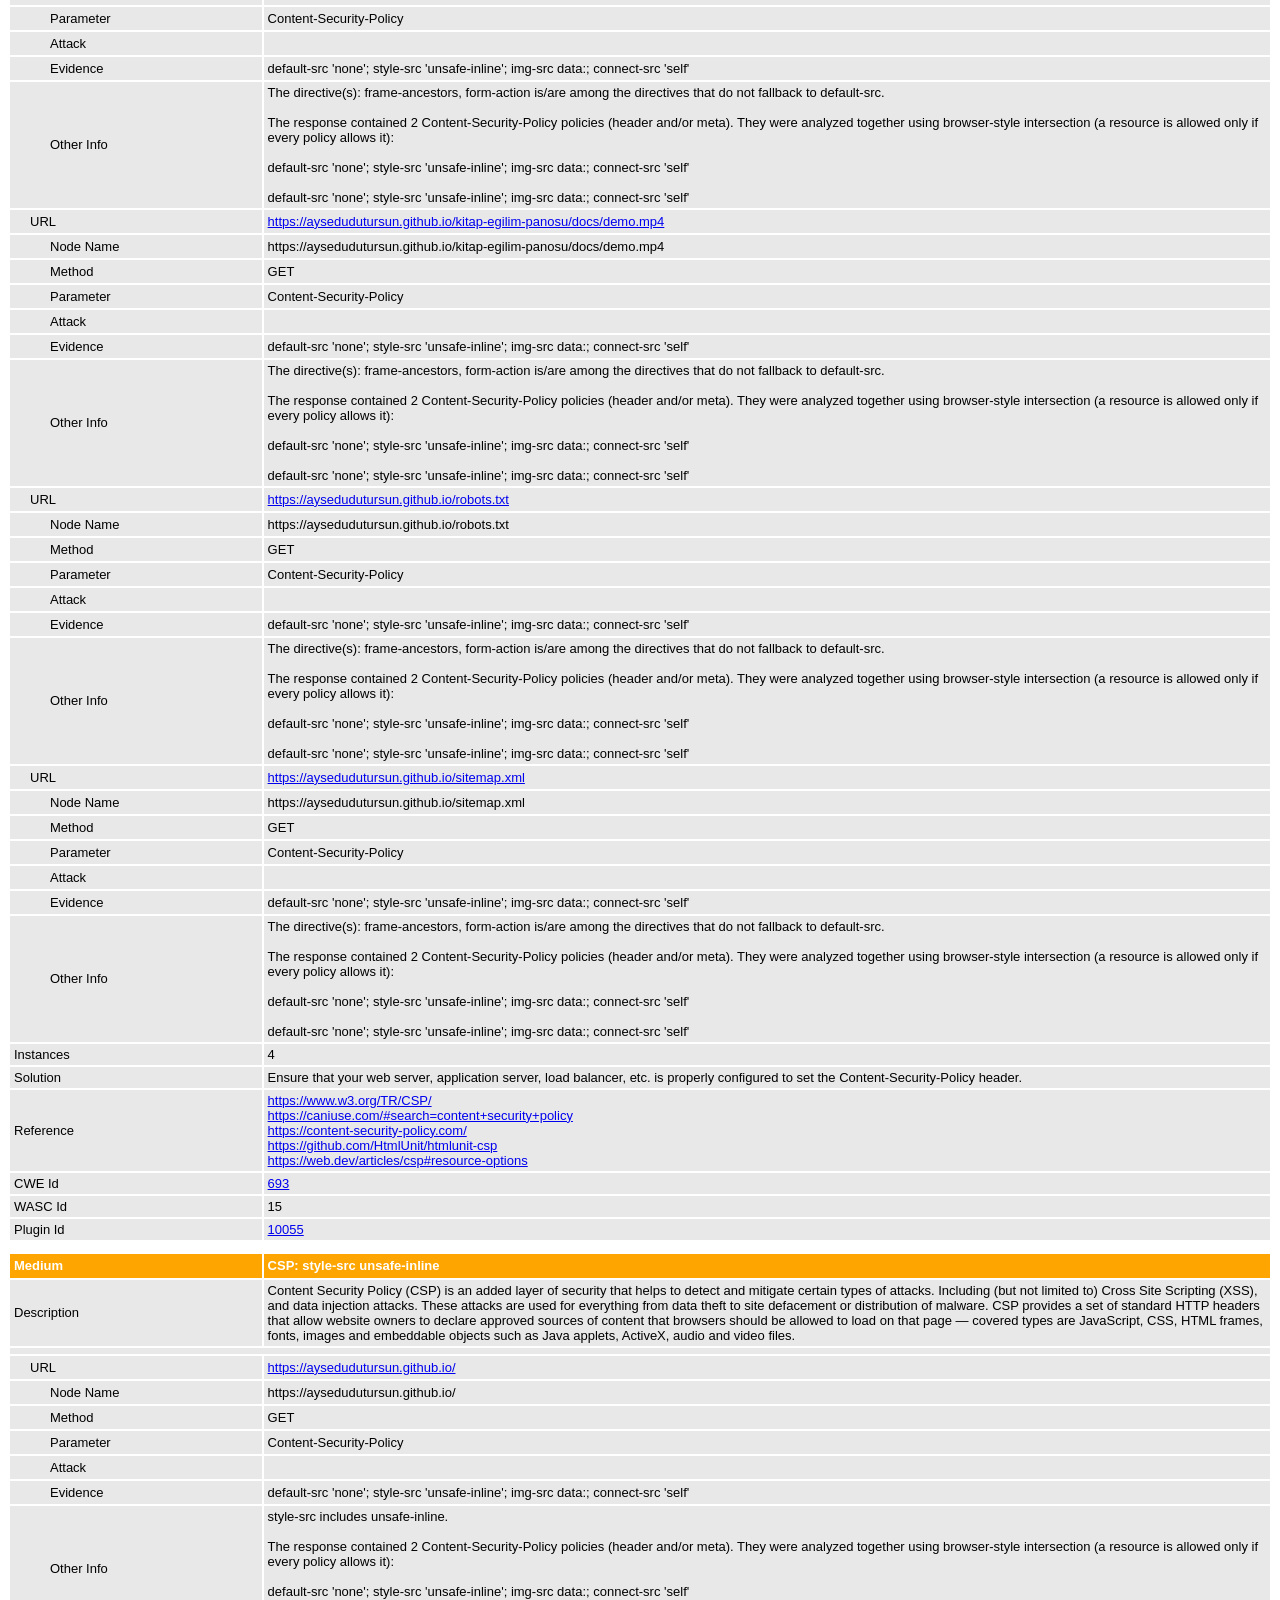
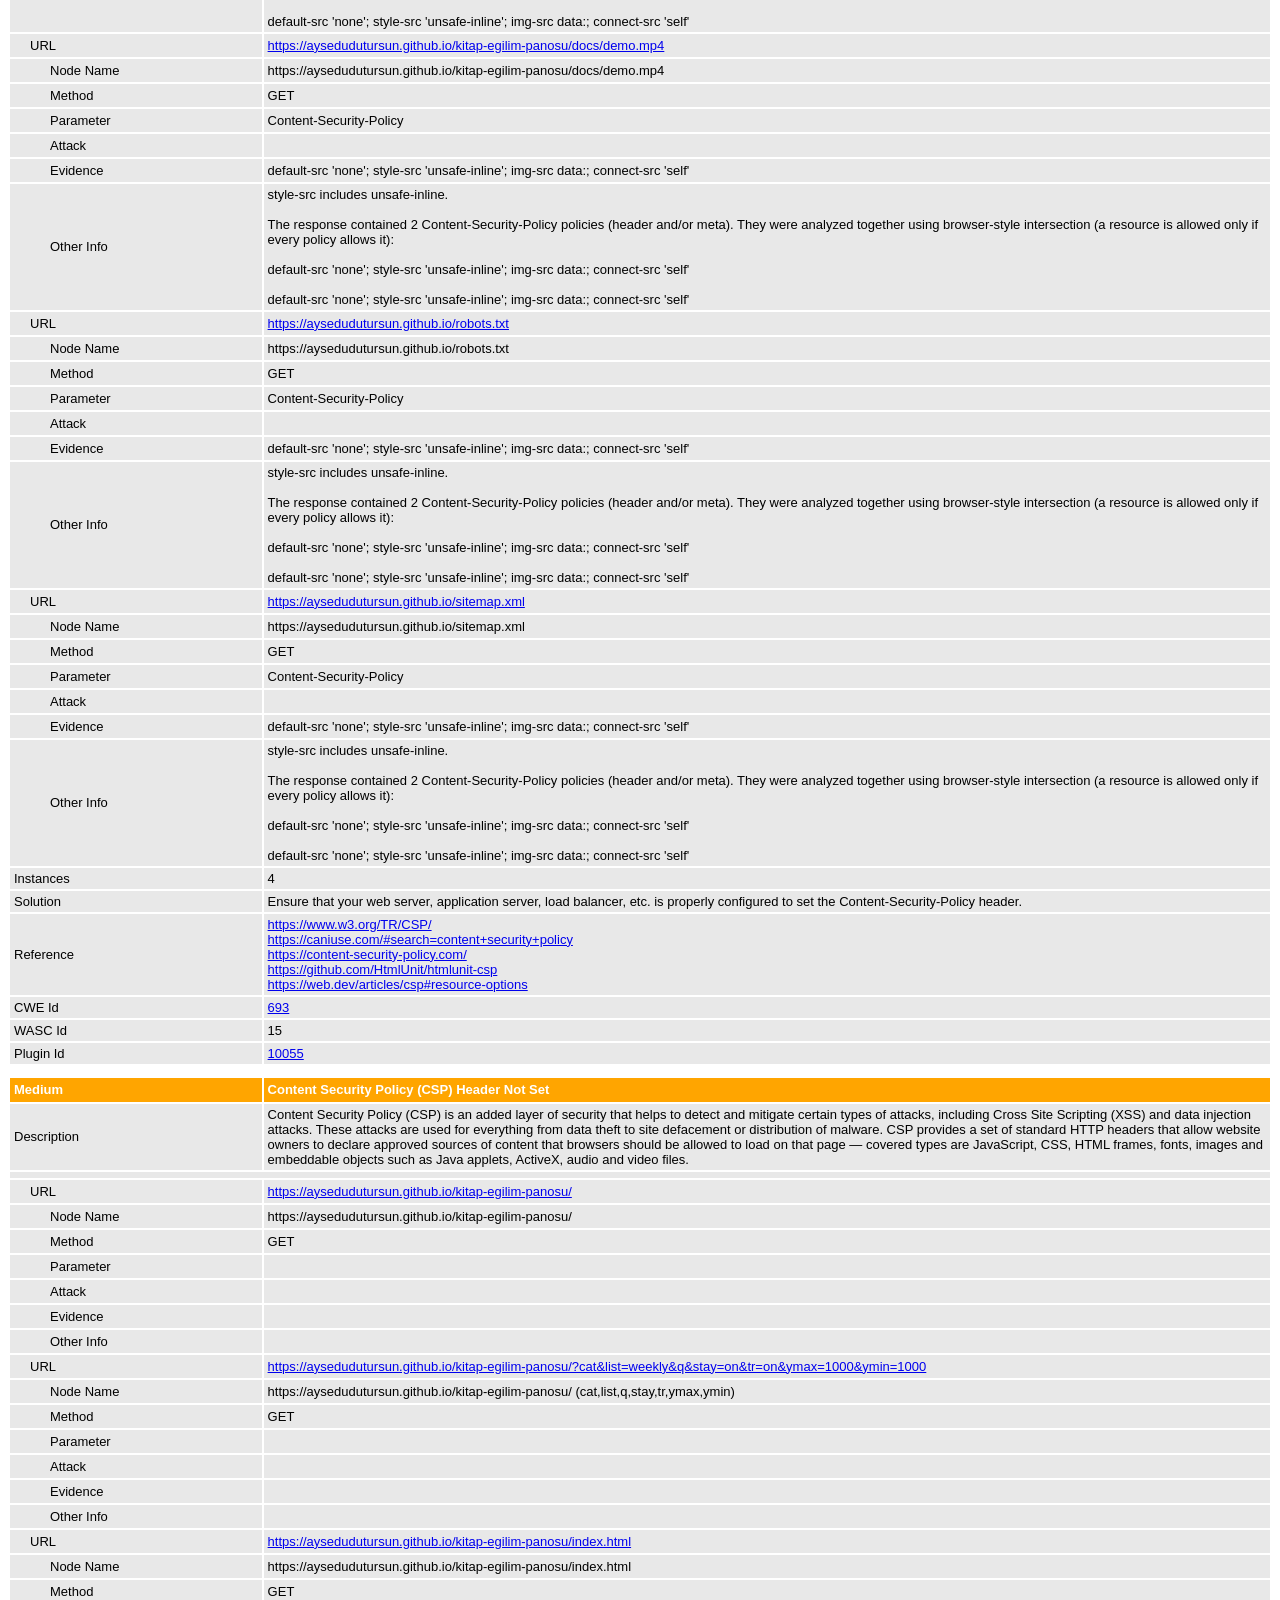
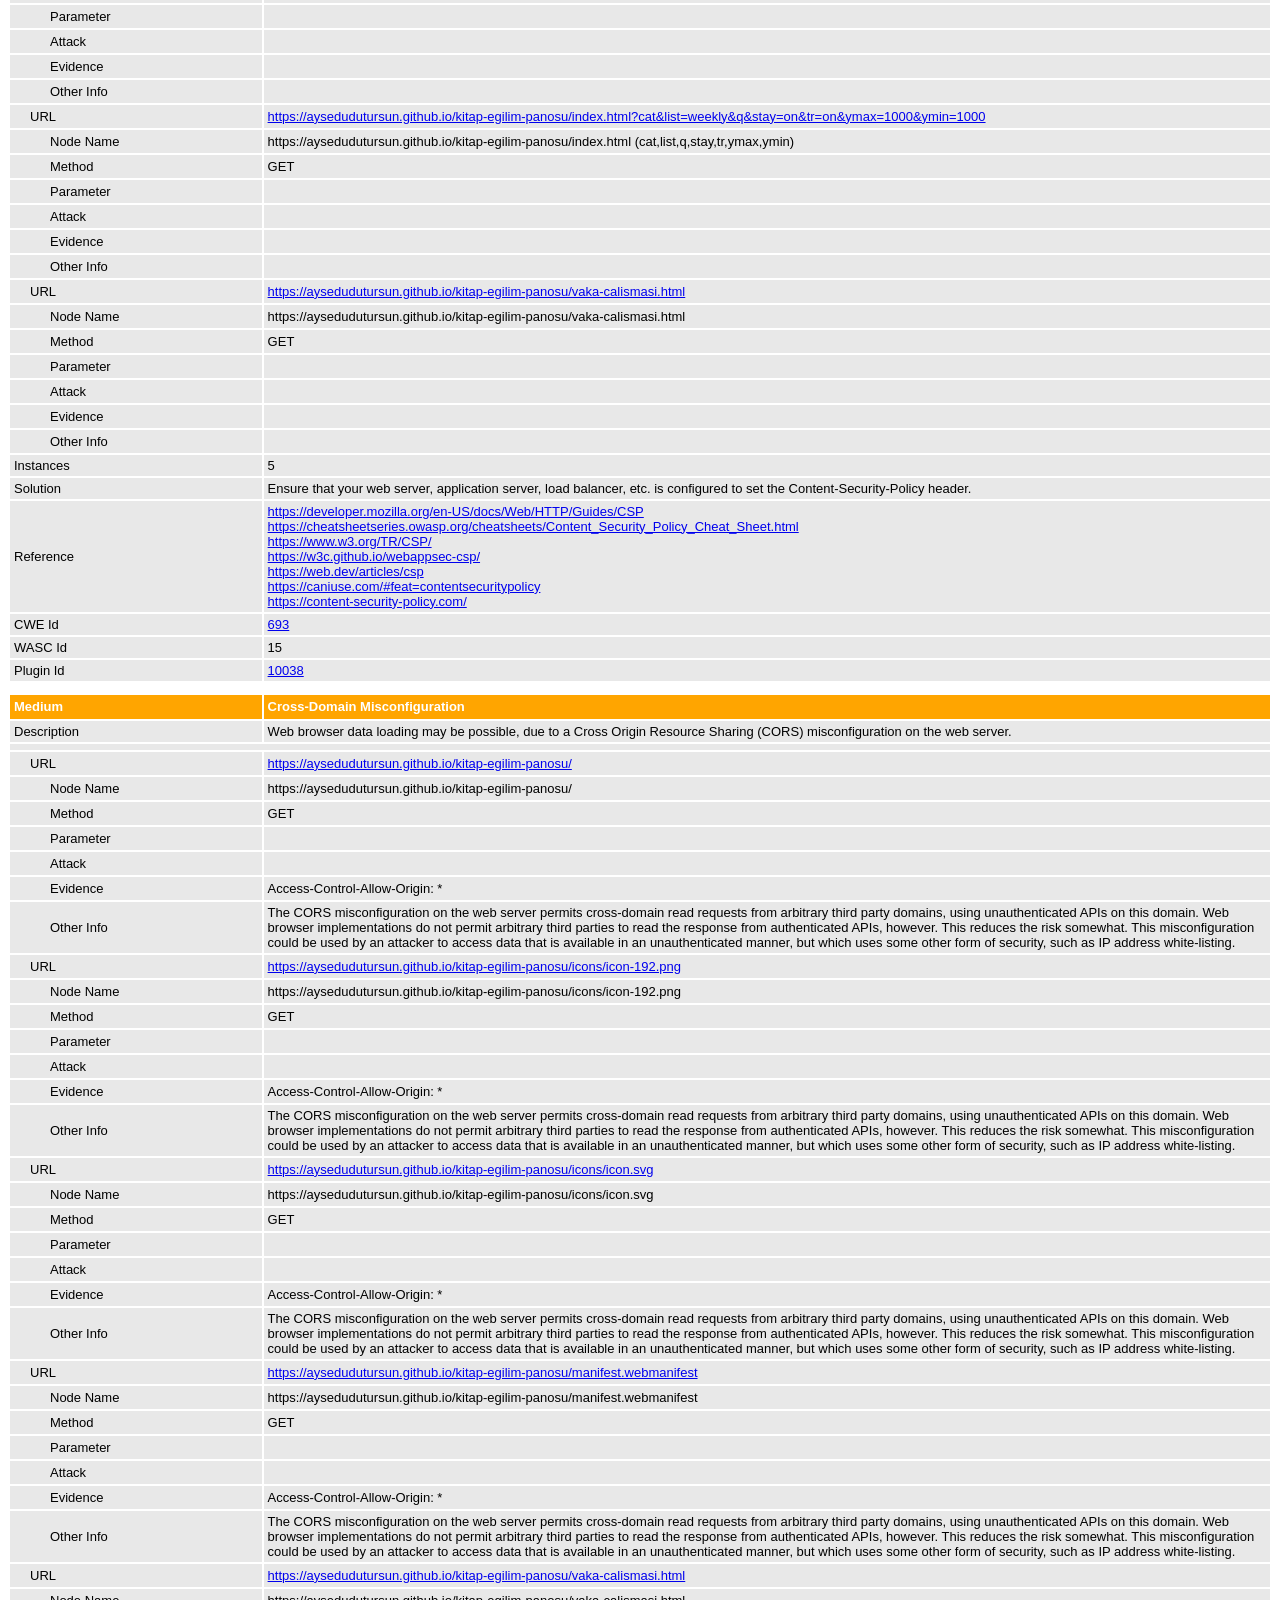
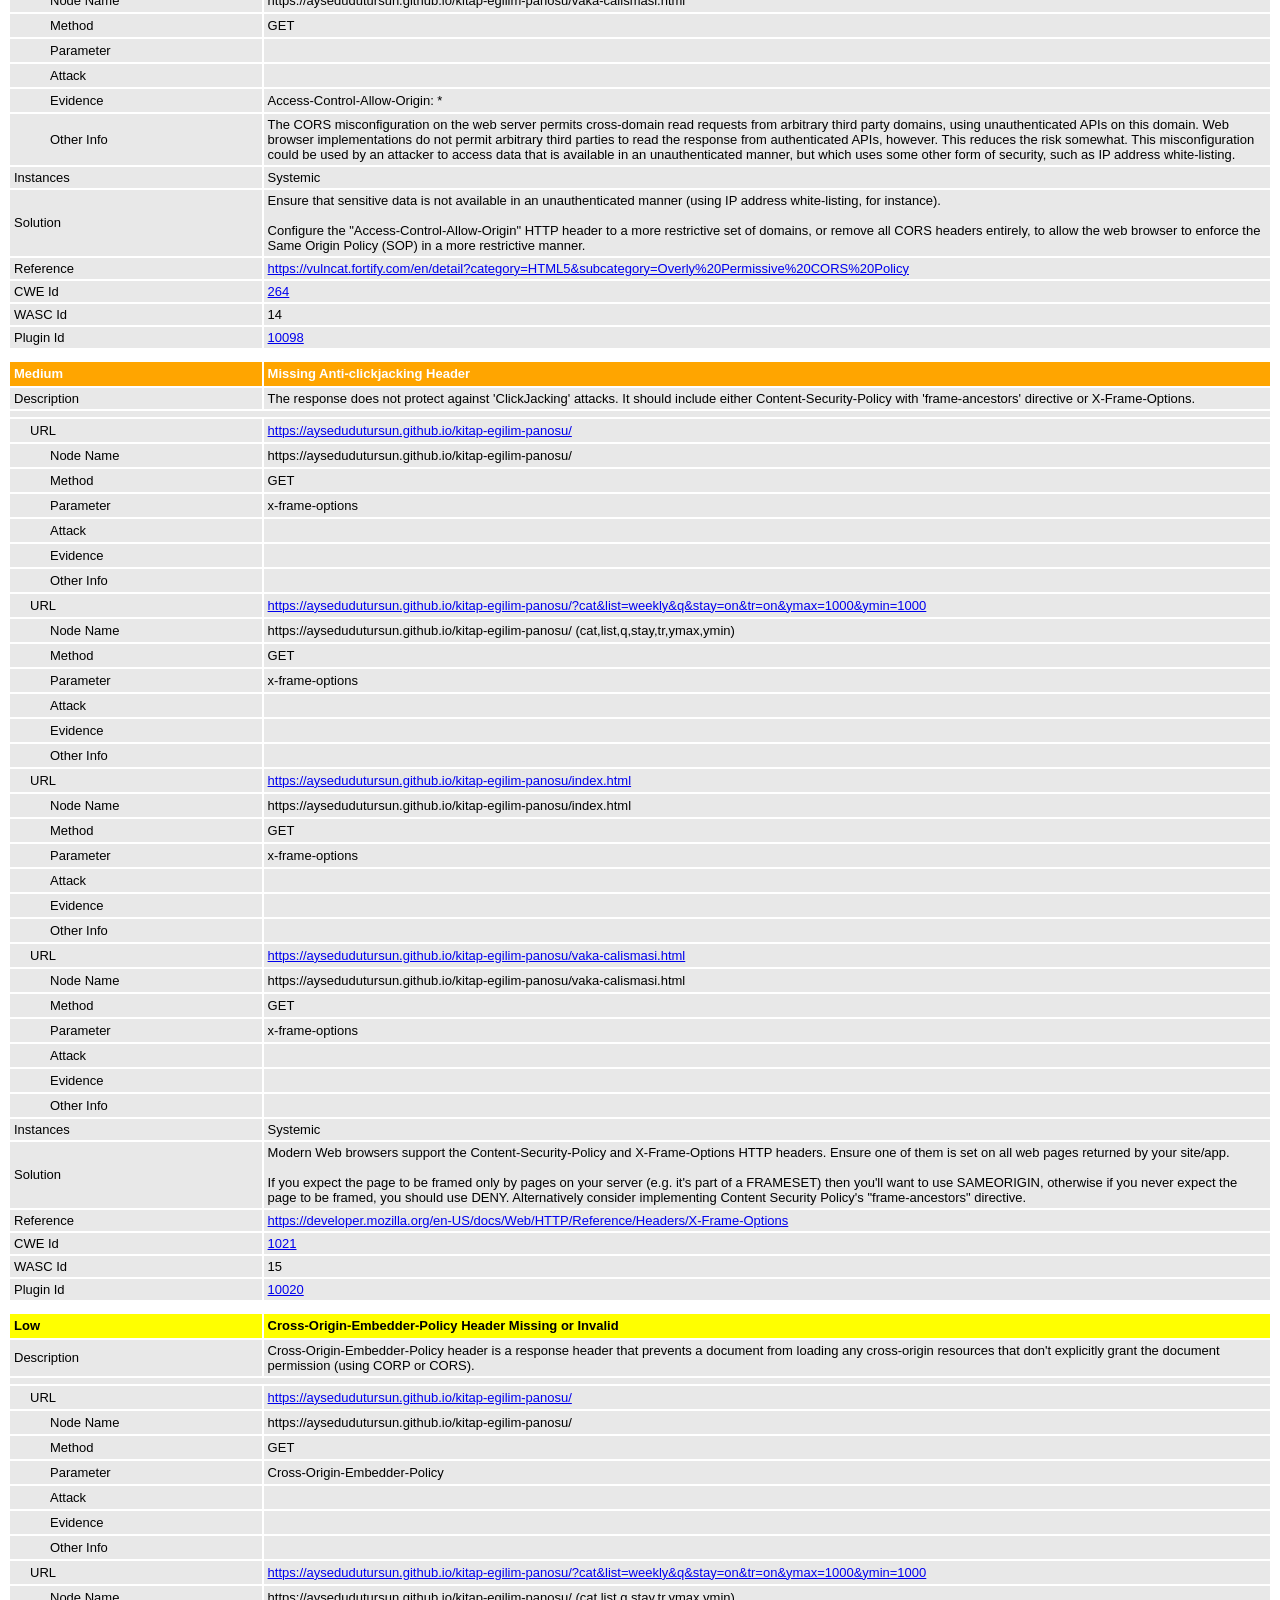
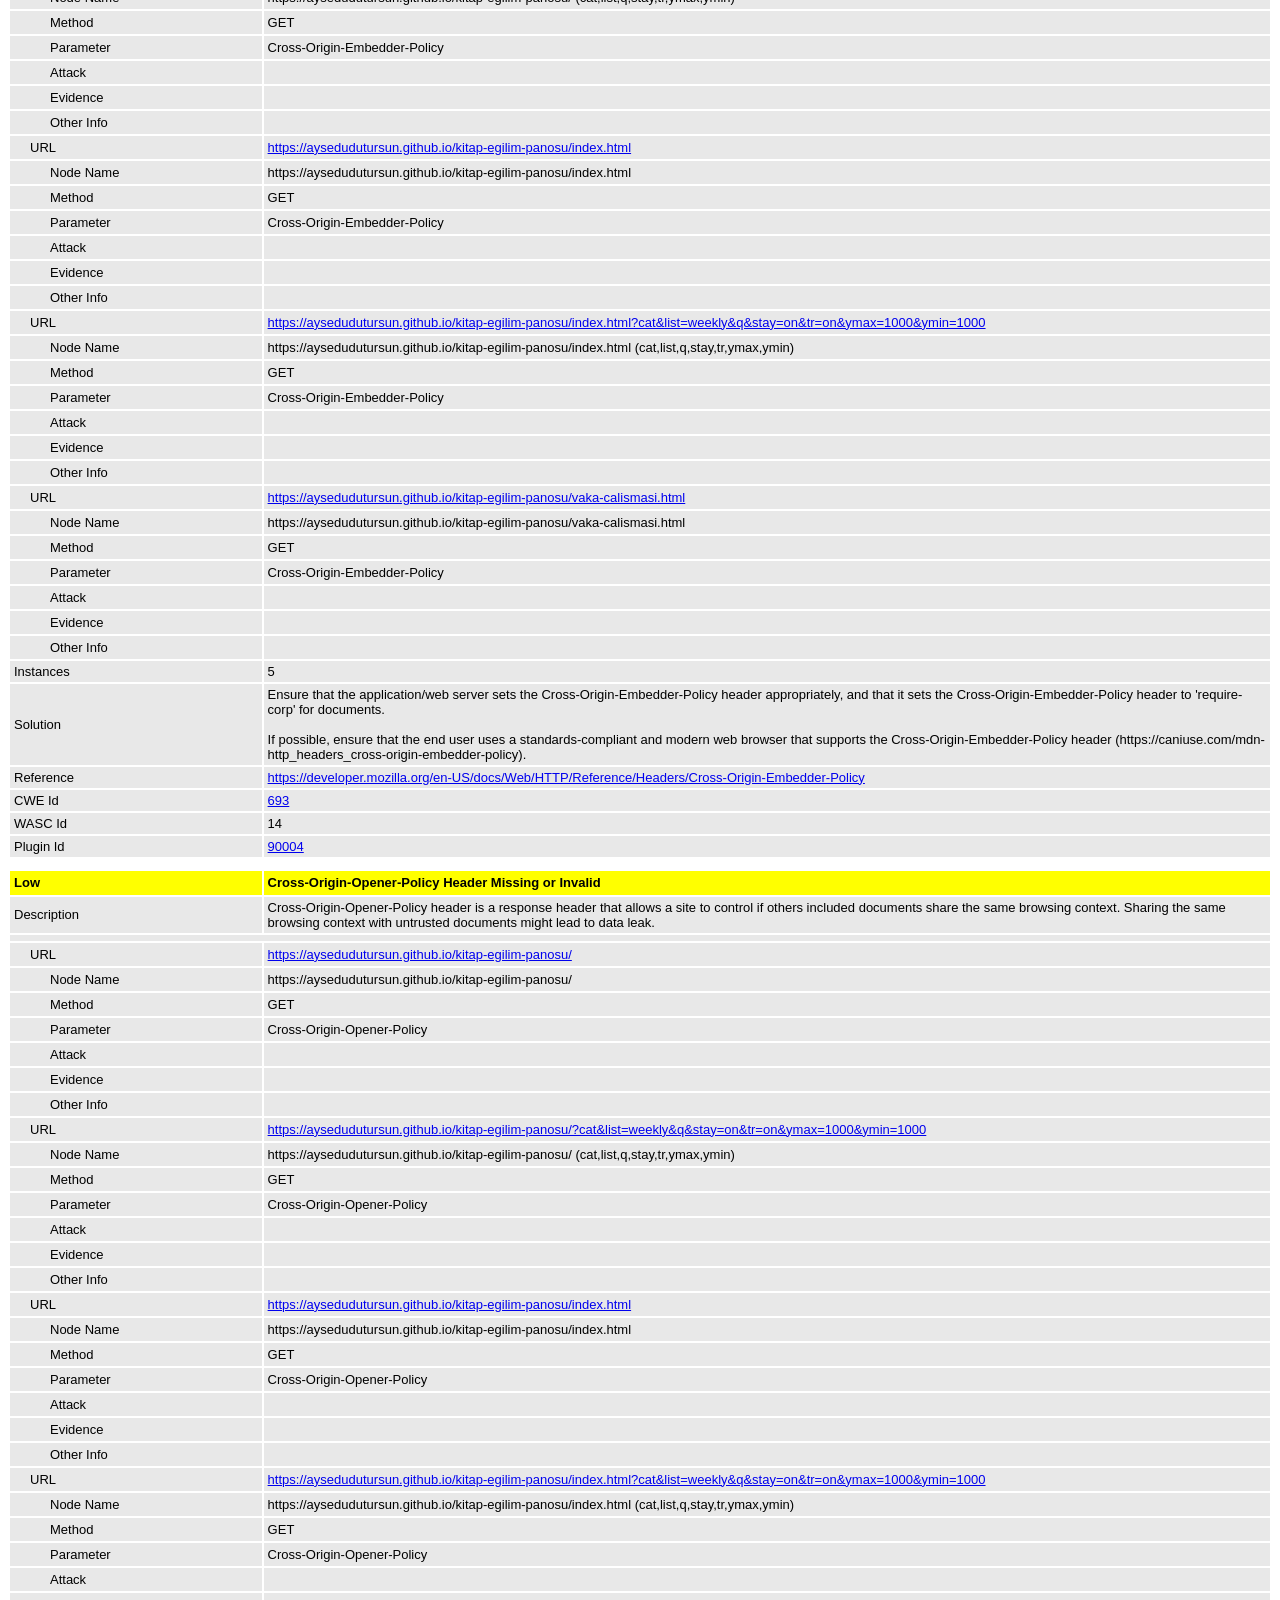
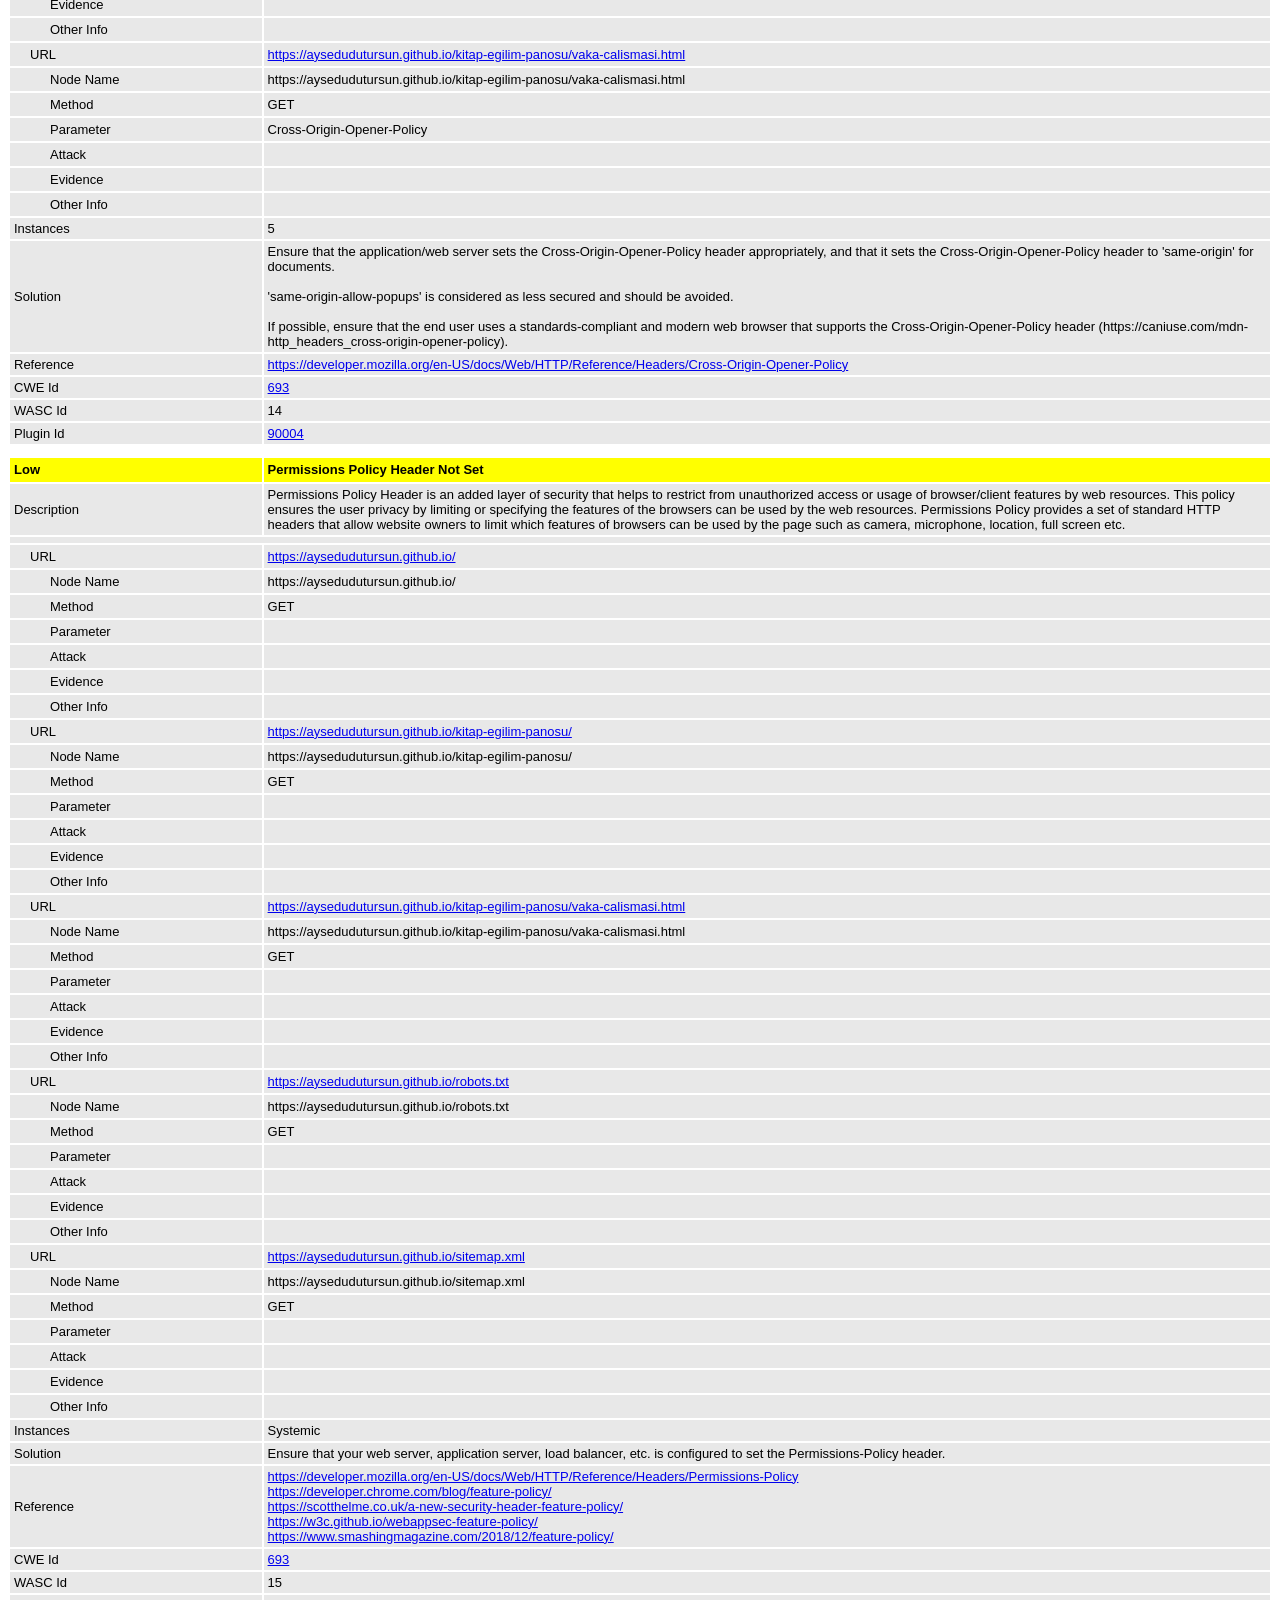
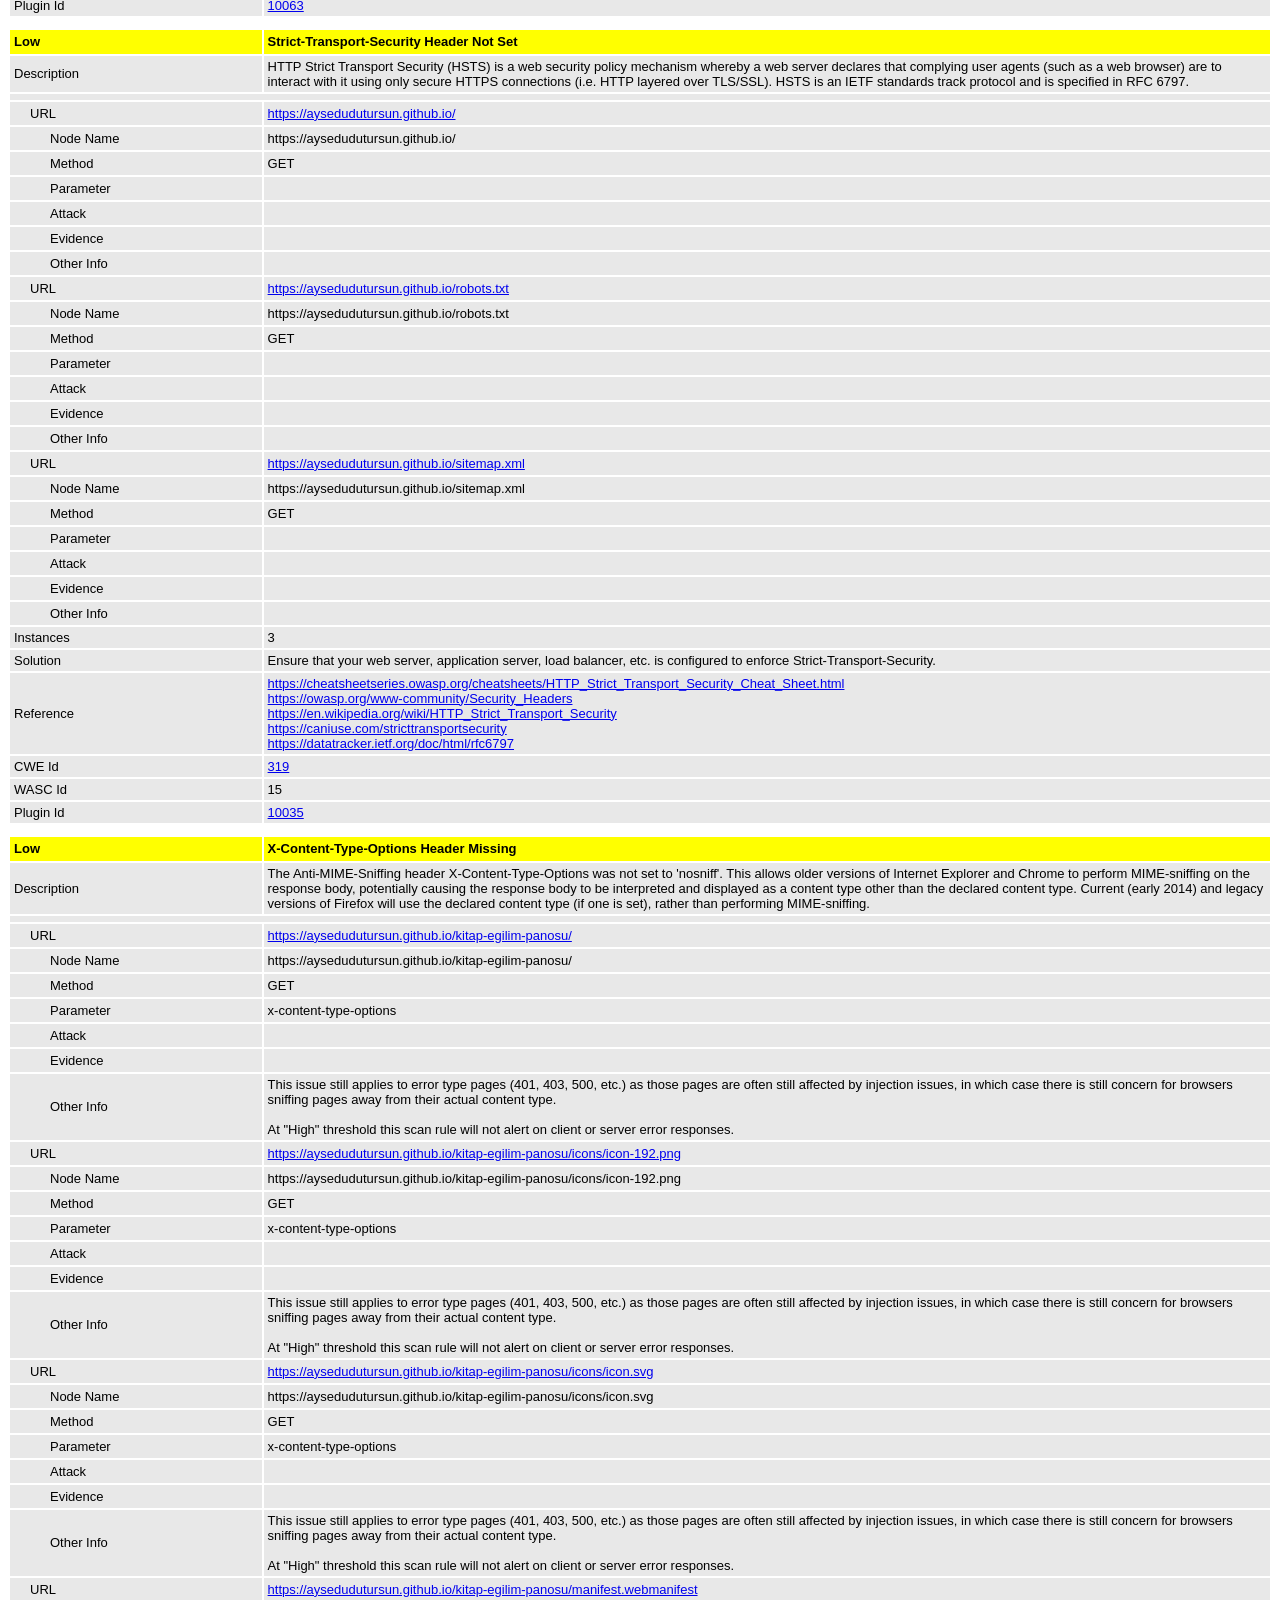
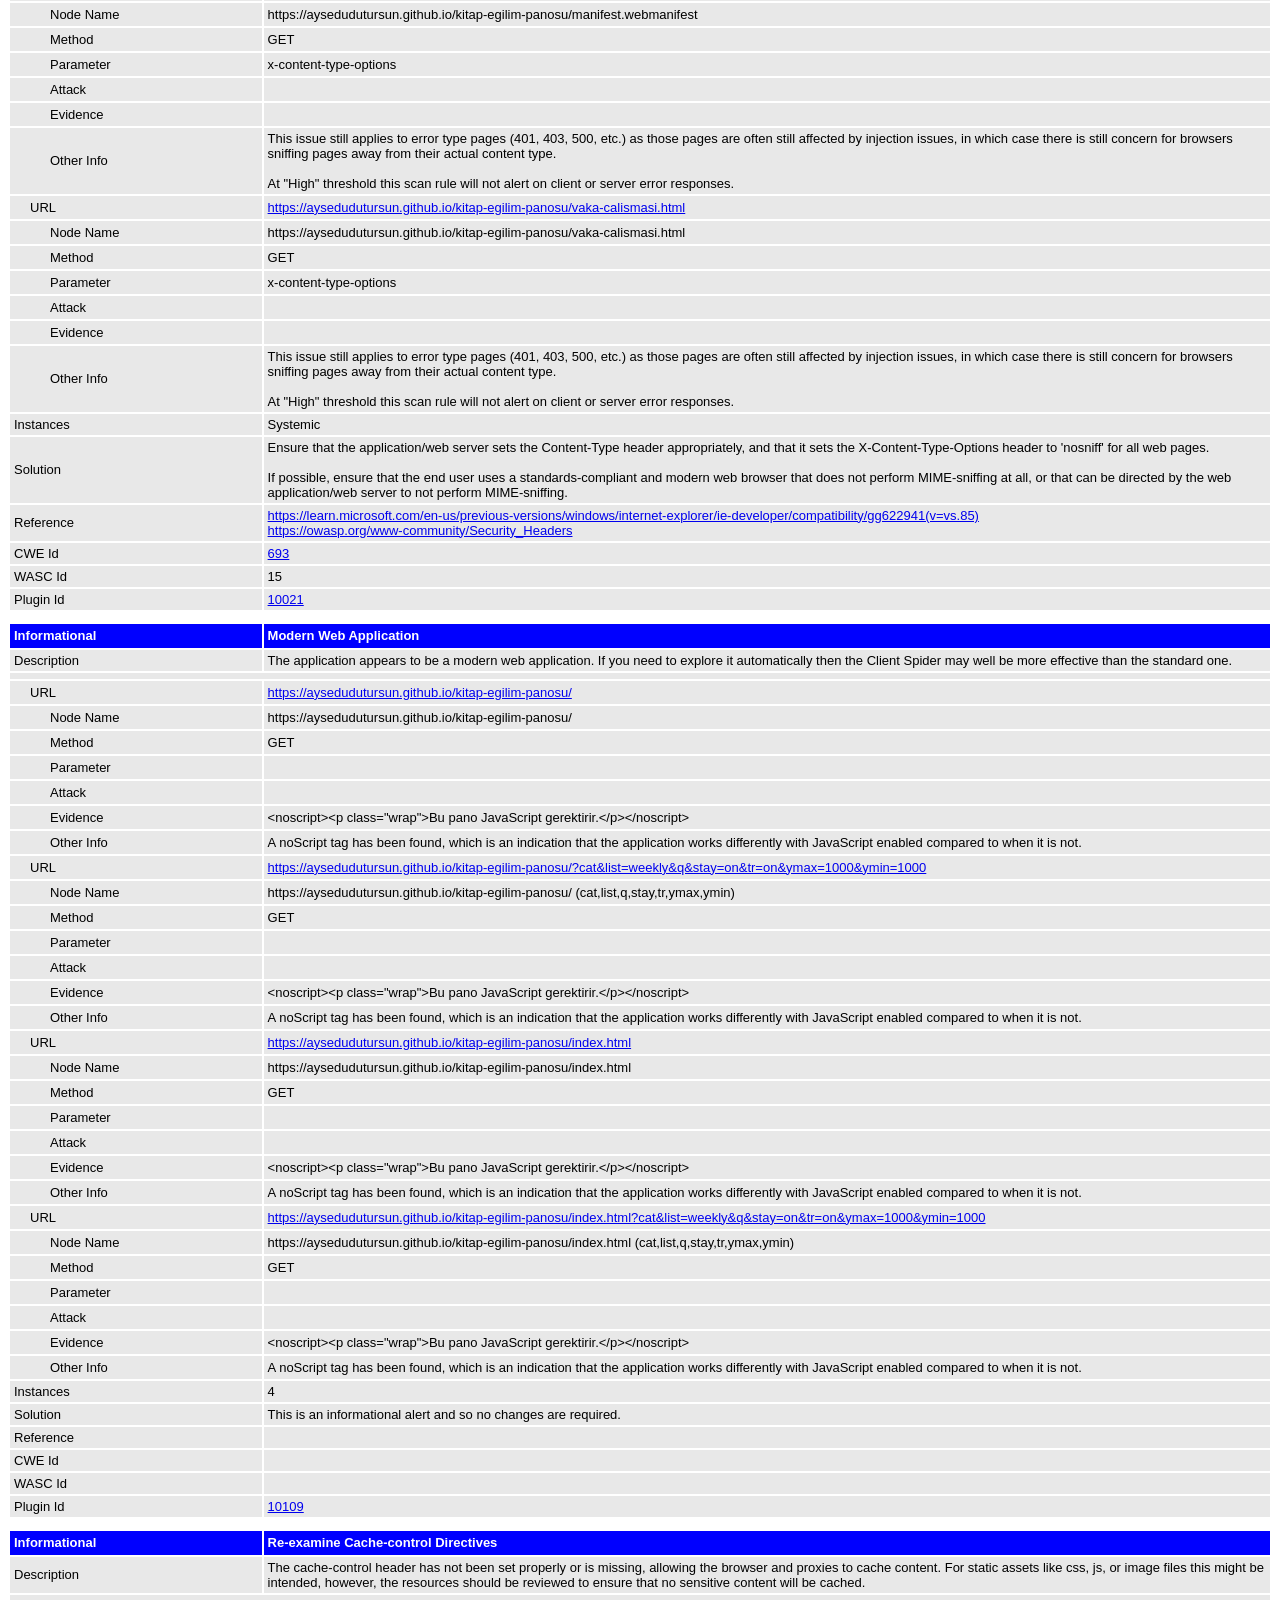
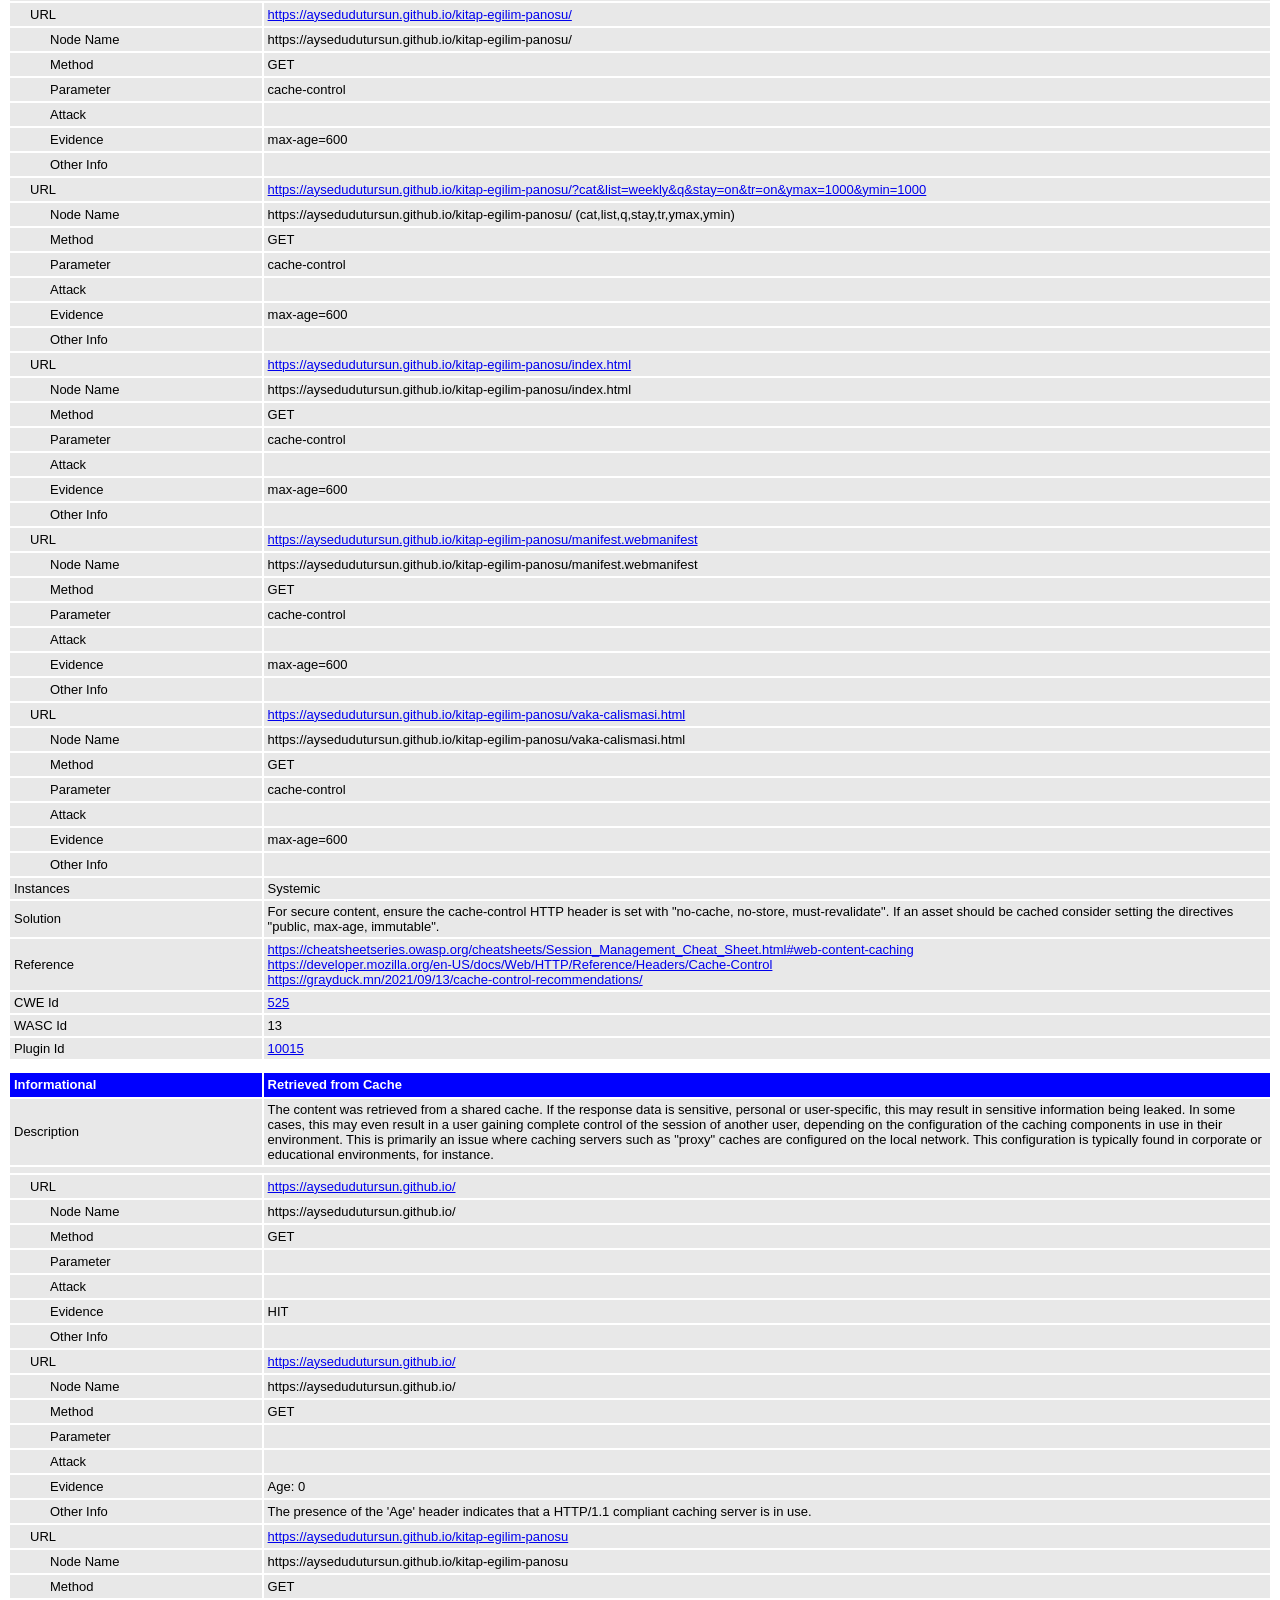
<file: docs/guvenlik/zap-once/report_html.html>
<!DOCTYPE html>
<html>
<head>
<META http-equiv="Content-Type" content="text/html; charset=UTF-8" />
<title>ZAP Scanning Report</title>
<style type="text/css">
body {
	font-family: "Helvetica Neue", Helvetica, Arial, sans-serif;
	color: #000;
	font-size: 13px;
}

h1 {
	text-align: center;
	font-weight: bold;
	font-size: 32px
}

h3 {
	font-size: 16px;
}

table {
	border: none;
	font-size: 13px;
}

td, th {
	padding: 3px 4px;
	word-break: break-word;
}

th {
	font-weight: bold;
	background-color: #666666;
}

td {
	background-color: #e8e8e8;
}

.spacer {
	margin: 10px;
}

.spacer-lg {
	margin: 40px;
}

.indent1 {
	padding: 4px 20px;
}

.indent2 {
	padding: 4px 40px;
}

.risk-3 {
	background-color: red;
	color: #FFF;
}

.risk-2 {
	background-color: orange;
	color: #FFF;
}

.risk-1 {
	background-color: yellow;
	color: #000;
}

.risk-0 {
	background-color: blue;
	color: #FFF;
}

.risk--1 {
	background-color: green;
	color: #FFF;
}

.summary {
	width: 45%;
}

.summary th {
	color: #FFF;
}

.summary100 {
	width: 100%;
}

.summary80 {
	width: 80%;
}

.tdconstrainer {
	width: 9.1%;
	padding: 0
}

.alerts {
	width: 75%;
}

.alerts th {
	color: #FFF;
}

.results {
	width: 100%;
}

.results th {
	text-align: left;
}

.left-header {
	display: inline-block;
}

.pass {
	background: green;
	color: white
}

.pass::before {
	content: '\2714';
	color: white
}

.fail {
	background: red;
	color: white
}

.fail::before {
	content: '\2716';
	color: white
}

.alert-3b::before {
	content: '\2691';
	color: red
}

.alert-2b::before {
	content: '\2691 ';
	color: orange
}

.alert-1b::before {
	content: '\2691';
	color: yellow
}

.alert-0b::before {
	content: '\2691';
	color: blue
}

.alert-3a::after {
	content: '\2691';
	color: red
}

.alert-2a::after {
	content: '\2691 ';
	color: orange
}

.alert-1a::after {
	content: '\2691';
	color: yellow
}

.alert-0a::after {
	content: '\2691';
	color: blue
}

.lm2 {
	margin-left: 2em;
}

.smallnote {
	font-size: 0.75em
}

.alwayswhite {
	color: white
}

.script-diagnostic-screenshot {
	display: block;
	max-width: 100%;
	height: auto;
}
</style>
</head>
<body>
	<h1>
		<!-- The ZAP by Checkmark Logo -->
		<img
			src="[data-uri]"
			alt="" />
		ZAP Scanning Report
	</h1>
	<p />
	

	<h2>
		
		Site: https://aysedudutursun.github.io
		
	</h2>

	<h3>
		Generated on Fri, 30 Oct 2026 16:50:14
	</h3>

	<h3>
		ZAP Version: 2.17.0
	</h3>

	<h4>
		ZAP by <a href="https://checkmarx.com/">Checkmarx</a>
	</h4>

	
		<h3 class="left-header">Summary of Alerts</h3>
		<table class="summary">
			<tr>
				<th width="45%"
					height="24">Risk Level</th>
				<th width="55%"
					align="center">Number of Alerts</th>
			</tr>
			<tr>
				<td class="risk-3">
					<div>High</div>
				</td>
				<td align="center">
					<div>0</div>
				</td>
			</tr>
			<tr>
				<td class="risk-2">
					<div>Medium</div>
				</td>
				<td align="center">
					<div>5</div>
				</td>
			</tr>
			<tr>
				<td class="risk-1">
					<div>Low</div>
				</td>
				<td align="center">
					<div>5</div>
				</td>
			</tr>
			<tr>
				<td class="risk-0">
					<div>Informational</div>
				</td>
				<td align="center">
					<div>5</div>
				</td>
			</tr>
			<tr>
				<td class="risk--1">
					<div>				False Positives:</div>
				</td>
				<td align="center">
					<div>0</div>
				</td>
			</tr>
		</table>
		<div class="spacer-lg"></div>
	
	
	
		<h3 class="left-header">Insights</h3>
		
		<table class="summary100">
			<tr>
				<th height="24">Level</th>
				<th>Reason</th>
				<th>Site</th>
				<th>Description</th>
				<th>Statistic</th>
			</tr>
			
				<tr>
				<td class="risk-0">
					<div>Info</div>
				</td>
				<td>
					<div>Informational</div>
				</td>
				<td>
					<div>https://aysedudutursun.github.io</div>
				</td>
				<td>
					<div>Percentage of responses with status code 2xx</div>
				</td>
				<td align="center">
					<div>79 %</div>
				</td>
				</tr>
			
				<tr>
				<td class="risk-0">
					<div>Info</div>
				</td>
				<td>
					<div>Informational</div>
				</td>
				<td>
					<div>https://aysedudutursun.github.io</div>
				</td>
				<td>
					<div>Percentage of responses with status code 3xx</div>
				</td>
				<td align="center">
					<div>3 %</div>
				</td>
				</tr>
			
				<tr>
				<td class="risk-0">
					<div>Info</div>
				</td>
				<td>
					<div>Informational</div>
				</td>
				<td>
					<div>https://aysedudutursun.github.io</div>
				</td>
				<td>
					<div>Percentage of responses with status code 4xx</div>
				</td>
				<td align="center">
					<div>17 %</div>
				</td>
				</tr>
			
				<tr>
				<td class="risk-0">
					<div>Info</div>
				</td>
				<td>
					<div>Informational</div>
				</td>
				<td>
					<div>https://aysedudutursun.github.io</div>
				</td>
				<td>
					<div>Percentage of endpoints with content type application/javascript</div>
				</td>
				<td align="center">
					<div>11 %</div>
				</td>
				</tr>
			
				<tr>
				<td class="risk-0">
					<div>Info</div>
				</td>
				<td>
					<div>Informational</div>
				</td>
				<td>
					<div>https://aysedudutursun.github.io</div>
				</td>
				<td>
					<div>Percentage of endpoints with content type application/manifest+json</div>
				</td>
				<td align="center">
					<div>3 %</div>
				</td>
				</tr>
			
				<tr>
				<td class="risk-0">
					<div>Info</div>
				</td>
				<td>
					<div>Informational</div>
				</td>
				<td>
					<div>https://aysedudutursun.github.io</div>
				</td>
				<td>
					<div>Percentage of endpoints with content type font/woff2</div>
				</td>
				<td align="center">
					<div>11 %</div>
				</td>
				</tr>
			
				<tr>
				<td class="risk-0">
					<div>Info</div>
				</td>
				<td>
					<div>Informational</div>
				</td>
				<td>
					<div>https://aysedudutursun.github.io</div>
				</td>
				<td>
					<div>Percentage of endpoints with content type image/png</div>
				</td>
				<td align="center">
					<div>22 %</div>
				</td>
				</tr>
			
				<tr>
				<td class="risk-0">
					<div>Info</div>
				</td>
				<td>
					<div>Informational</div>
				</td>
				<td>
					<div>https://aysedudutursun.github.io</div>
				</td>
				<td>
					<div>Percentage of endpoints with content type image/svg+xml</div>
				</td>
				<td align="center">
					<div>3 %</div>
				</td>
				</tr>
			
				<tr>
				<td class="risk-0">
					<div>Info</div>
				</td>
				<td>
					<div>Informational</div>
				</td>
				<td>
					<div>https://aysedudutursun.github.io</div>
				</td>
				<td>
					<div>Percentage of endpoints with content type text/css</div>
				</td>
				<td align="center">
					<div>11 %</div>
				</td>
				</tr>
			
				<tr>
				<td class="risk-0">
					<div>Info</div>
				</td>
				<td>
					<div>Informational</div>
				</td>
				<td>
					<div>https://aysedudutursun.github.io</div>
				</td>
				<td>
					<div>Percentage of endpoints with content type text/html</div>
				</td>
				<td align="center">
					<div>37 %</div>
				</td>
				</tr>
			
				<tr>
				<td class="risk-0">
					<div>Info</div>
				</td>
				<td>
					<div>Informational</div>
				</td>
				<td>
					<div>https://aysedudutursun.github.io</div>
				</td>
				<td>
					<div>Percentage of endpoints with method GET</div>
				</td>
				<td align="center">
					<div>100 %</div>
				</td>
				</tr>
			
				<tr>
				<td class="risk-0">
					<div>Info</div>
				</td>
				<td>
					<div>Informational</div>
				</td>
				<td>
					<div>https://aysedudutursun.github.io</div>
				</td>
				<td>
					<div>Count of total endpoints</div>
				</td>
				<td align="center">
					<div>27   </div>
				</td>
				</tr>
			
				<tr>
				<td class="risk-0">
					<div>Info</div>
				</td>
				<td>
					<div>Informational</div>
				</td>
				<td>
					<div>https://aysedudutursun.github.io</div>
				</td>
				<td>
					<div>Percentage of slow responses</div>
				</td>
				<td align="center">
					<div>10 %</div>
				</td>
				</tr>
			
		</table>
		<div class="spacer-lg"></div>
	

	

	
		
			<h3>Summary of Sequences</h3>
			<p class="smallnote">For each step: result (Pass/Fail) - risk (of highest alert(s) for the step, if any).</p>

			
				</table>
			
		
	</th:block>

	
		<h3>Alerts</h3>
		<table class="alerts">
			<tr>
				<th width="60%" height="24">Name</th>
				<th width="20%"
					align="center">Risk Level</th>
				<th width="20%"
					align="center">Number of Instances</th>
			</tr>
			<tr>
				<td><a href="#10055">CSP: Failure to Define Directive with No Fallback</a></td>
				<td align="center" class="risk-2">Medium</td>
				
				
				<td align="center">4</td>
				
			</tr>
			<tr>
				<td><a href="#10055">CSP: style-src unsafe-inline</a></td>
				<td align="center" class="risk-2">Medium</td>
				
				
				<td align="center">4</td>
				
			</tr>
			<tr>
				<td><a href="#10038">Content Security Policy (CSP) Header Not Set</a></td>
				<td align="center" class="risk-2">Medium</td>
				
				
				<td align="center">5</td>
				
			</tr>
			<tr>
				<td><a href="#10098">Cross-Domain Misconfiguration</a></td>
				<td align="center" class="risk-2">Medium</td>
				
				<td align="center">Systemic</td>
				
				
			</tr>
			<tr>
				<td><a href="#10020">Missing Anti-clickjacking Header</a></td>
				<td align="center" class="risk-2">Medium</td>
				
				<td align="center">Systemic</td>
				
				
			</tr>
			<tr>
				<td><a href="#90004">Cross-Origin-Embedder-Policy Header Missing or Invalid</a></td>
				<td align="center" class="risk-1">Low</td>
				
				
				<td align="center">5</td>
				
			</tr>
			<tr>
				<td><a href="#90004">Cross-Origin-Opener-Policy Header Missing or Invalid</a></td>
				<td align="center" class="risk-1">Low</td>
				
				
				<td align="center">5</td>
				
			</tr>
			<tr>
				<td><a href="#10063">Permissions Policy Header Not Set</a></td>
				<td align="center" class="risk-1">Low</td>
				
				<td align="center">Systemic</td>
				
				
			</tr>
			<tr>
				<td><a href="#10035">Strict-Transport-Security Header Not Set</a></td>
				<td align="center" class="risk-1">Low</td>
				
				
				<td align="center">3</td>
				
			</tr>
			<tr>
				<td><a href="#10021">X-Content-Type-Options Header Missing</a></td>
				<td align="center" class="risk-1">Low</td>
				
				<td align="center">Systemic</td>
				
				
			</tr>
			<tr>
				<td><a href="#10109">Modern Web Application</a></td>
				<td align="center" class="risk-0">Informational</td>
				
				
				<td align="center">4</td>
				
			</tr>
			<tr>
				<td><a href="#10015">Re-examine Cache-control Directives</a></td>
				<td align="center" class="risk-0">Informational</td>
				
				<td align="center">Systemic</td>
				
				
			</tr>
			<tr>
				<td><a href="#10050">Retrieved from Cache</a></td>
				<td align="center" class="risk-0">Informational</td>
				
				<td align="center">Systemic</td>
				
				
			</tr>
			<tr>
				<td><a href="#10049">Storable and Cacheable Content</a></td>
				<td align="center" class="risk-0">Informational</td>
				
				<td align="center">Systemic</td>
				
				
			</tr>
			<tr>
				<td><a href="#10031">User Controllable HTML Element Attribute (Potential XSS)</a></td>
				<td align="center" class="risk-0">Informational</td>
				
				
				<td align="center">6</td>
				
			</tr>
		</table>
		<div class="spacer-lg"></div>
	

	
		<h3>Alert Detail</h3>
		
			<table class="results">
				<tr height="24">
					<th width="20%" class="risk-2"><a
						id="10055"></a>
						<div>Medium</div></th>
					<th class="risk-2">CSP: Failure to Define Directive with No Fallback</th>
				</tr>
				<tr>
					<td width="20%">Description</td>
					<td width="80%">
							<div>The Content Security Policy fails to define one of the directives that has no fallback. Missing/excluding them is the same as allowing anything.</div>
							
						</td>
				</tr>
				<TR vAlign="top">
					<TD colspan="2"></TD>
				</TR>
				
					<tr>
						<td width="20%"
							class="indent1">URL</td>
						<td width="80%"><a href="https://aysedudutursun.github.io/">https://aysedudutursun.github.io/</a></td>
					</tr>
					<tr>
						<td width="20%"
							class="indent2">Node Name</td>
						<td width="80%">https://aysedudutursun.github.io/</td>
					</tr>
					<tr>
						<td width="20%"
							class="indent2">Method</td>
						<td width="80%">GET</td>
					</tr>
					<tr>
						<td width="20%"
							class="indent2">Parameter</td>
						<td width="80%">Content-Security-Policy</td>
					</tr>
					<tr>
						<td width="20%"
							class="indent2">Attack</td>
						<td width="80%"></td>
					</tr>
					<tr>
						<td width="20%"
							class="indent2">Evidence</td>
						<td width="80%">default-src &#39;none&#39;; style-src &#39;unsafe-inline&#39;; img-src data:; connect-src &#39;self&#39;</td>
					</tr>
					<tr>
						<td width="20%"
							class="indent2">Other Info</td>
						<td width="80%">
							<div>The directive(s): frame-ancestors, form-action is/are among the directives that do not fallback to default-src.</div>
							<br />
						
							<div>The response contained 2 Content-Security-Policy policies (header and/or meta). They were analyzed together using browser-style intersection (a resource is allowed only if every policy allows it):</div>
							<br />
						
							<div>default-src &#39;none&#39;; style-src &#39;unsafe-inline&#39;; img-src data:; connect-src &#39;self&#39;</div>
							<br />
						
							<div>default-src &#39;none&#39;; style-src &#39;unsafe-inline&#39;; img-src data:; connect-src &#39;self&#39;</div>
							
						</td>
					</tr>
				
					<tr>
						<td width="20%"
							class="indent1">URL</td>
						<td width="80%"><a href="https://aysedudutursun.github.io/kitap-egilim-panosu/docs/demo.mp4">https://aysedudutursun.github.io/kitap-egilim-panosu/docs/demo.mp4</a></td>
					</tr>
					<tr>
						<td width="20%"
							class="indent2">Node Name</td>
						<td width="80%">https://aysedudutursun.github.io/kitap-egilim-panosu/docs/demo.mp4</td>
					</tr>
					<tr>
						<td width="20%"
							class="indent2">Method</td>
						<td width="80%">GET</td>
					</tr>
					<tr>
						<td width="20%"
							class="indent2">Parameter</td>
						<td width="80%">Content-Security-Policy</td>
					</tr>
					<tr>
						<td width="20%"
							class="indent2">Attack</td>
						<td width="80%"></td>
					</tr>
					<tr>
						<td width="20%"
							class="indent2">Evidence</td>
						<td width="80%">default-src &#39;none&#39;; style-src &#39;unsafe-inline&#39;; img-src data:; connect-src &#39;self&#39;</td>
					</tr>
					<tr>
						<td width="20%"
							class="indent2">Other Info</td>
						<td width="80%">
							<div>The directive(s): frame-ancestors, form-action is/are among the directives that do not fallback to default-src.</div>
							<br />
						
							<div>The response contained 2 Content-Security-Policy policies (header and/or meta). They were analyzed together using browser-style intersection (a resource is allowed only if every policy allows it):</div>
							<br />
						
							<div>default-src &#39;none&#39;; style-src &#39;unsafe-inline&#39;; img-src data:; connect-src &#39;self&#39;</div>
							<br />
						
							<div>default-src &#39;none&#39;; style-src &#39;unsafe-inline&#39;; img-src data:; connect-src &#39;self&#39;</div>
							
						</td>
					</tr>
				
					<tr>
						<td width="20%"
							class="indent1">URL</td>
						<td width="80%"><a href="https://aysedudutursun.github.io/robots.txt">https://aysedudutursun.github.io/robots.txt</a></td>
					</tr>
					<tr>
						<td width="20%"
							class="indent2">Node Name</td>
						<td width="80%">https://aysedudutursun.github.io/robots.txt</td>
					</tr>
					<tr>
						<td width="20%"
							class="indent2">Method</td>
						<td width="80%">GET</td>
					</tr>
					<tr>
						<td width="20%"
							class="indent2">Parameter</td>
						<td width="80%">Content-Security-Policy</td>
					</tr>
					<tr>
						<td width="20%"
							class="indent2">Attack</td>
						<td width="80%"></td>
					</tr>
					<tr>
						<td width="20%"
							class="indent2">Evidence</td>
						<td width="80%">default-src &#39;none&#39;; style-src &#39;unsafe-inline&#39;; img-src data:; connect-src &#39;self&#39;</td>
					</tr>
					<tr>
						<td width="20%"
							class="indent2">Other Info</td>
						<td width="80%">
							<div>The directive(s): frame-ancestors, form-action is/are among the directives that do not fallback to default-src.</div>
							<br />
						
							<div>The response contained 2 Content-Security-Policy policies (header and/or meta). They were analyzed together using browser-style intersection (a resource is allowed only if every policy allows it):</div>
							<br />
						
							<div>default-src &#39;none&#39;; style-src &#39;unsafe-inline&#39;; img-src data:; connect-src &#39;self&#39;</div>
							<br />
						
							<div>default-src &#39;none&#39;; style-src &#39;unsafe-inline&#39;; img-src data:; connect-src &#39;self&#39;</div>
							
						</td>
					</tr>
				
					<tr>
						<td width="20%"
							class="indent1">URL</td>
						<td width="80%"><a href="https://aysedudutursun.github.io/sitemap.xml">https://aysedudutursun.github.io/sitemap.xml</a></td>
					</tr>
					<tr>
						<td width="20%"
							class="indent2">Node Name</td>
						<td width="80%">https://aysedudutursun.github.io/sitemap.xml</td>
					</tr>
					<tr>
						<td width="20%"
							class="indent2">Method</td>
						<td width="80%">GET</td>
					</tr>
					<tr>
						<td width="20%"
							class="indent2">Parameter</td>
						<td width="80%">Content-Security-Policy</td>
					</tr>
					<tr>
						<td width="20%"
							class="indent2">Attack</td>
						<td width="80%"></td>
					</tr>
					<tr>
						<td width="20%"
							class="indent2">Evidence</td>
						<td width="80%">default-src &#39;none&#39;; style-src &#39;unsafe-inline&#39;; img-src data:; connect-src &#39;self&#39;</td>
					</tr>
					<tr>
						<td width="20%"
							class="indent2">Other Info</td>
						<td width="80%">
							<div>The directive(s): frame-ancestors, form-action is/are among the directives that do not fallback to default-src.</div>
							<br />
						
							<div>The response contained 2 Content-Security-Policy policies (header and/or meta). They were analyzed together using browser-style intersection (a resource is allowed only if every policy allows it):</div>
							<br />
						
							<div>default-src &#39;none&#39;; style-src &#39;unsafe-inline&#39;; img-src data:; connect-src &#39;self&#39;</div>
							<br />
						
							<div>default-src &#39;none&#39;; style-src &#39;unsafe-inline&#39;; img-src data:; connect-src &#39;self&#39;</div>
							
						</td>
					</tr>
				
				<tr>
					<td width="20%">Instances</td>
					
					
					<td width="80%">4</td>
					
				</tr>
				<tr>
					<td width="20%">Solution</td>
					<td width="80%">
							<div>Ensure that your web server, application server, load balancer, etc. is properly configured to set the Content-Security-Policy header.</div>
							
						</td>
				</tr>
				<tr>
					<td width="20%">Reference</td>
					<td width="80%">
							<a href="https://www.w3.org/TR/CSP/">https://www.w3.org/TR/CSP/</a>
							<br />
						
							<a href="https://caniuse.com/#search=content+security+policy">https://caniuse.com/#search=content+security+policy</a>
							<br />
						
							<a href="https://content-security-policy.com/">https://content-security-policy.com/</a>
							<br />
						
							<a href="https://github.com/HtmlUnit/htmlunit-csp">https://github.com/HtmlUnit/htmlunit-csp</a>
							<br />
						
							<a href="https://web.dev/articles/csp#resource-options">https://web.dev/articles/csp#resource-options</a>
							
						</td>
				</tr>
				<tr>
					<td width="20%">CWE Id</td>
					<td width="80%"><a
						href="https://cwe.mitre.org/data/definitions/693.html">693</a></td>
				</tr>
				<tr>
					<td width="20%">WASC Id</td>
					<td width="80%">15</td>
				</tr>
				<tr>
					<td width="20%">Plugin Id</td>
					<td width="80%"><a
						href="https://www.zaproxy.org/docs/alerts/10055/">10055</a></td>
				</tr>
			</table>
			<div class="spacer"></div>
		
			<table class="results">
				<tr height="24">
					<th width="20%" class="risk-2"><a
						id="10055"></a>
						<div>Medium</div></th>
					<th class="risk-2">CSP: style-src unsafe-inline</th>
				</tr>
				<tr>
					<td width="20%">Description</td>
					<td width="80%">
							<div>Content Security Policy (CSP) is an added layer of security that helps to detect and mitigate certain types of attacks. Including (but not limited to) Cross Site Scripting (XSS), and data injection attacks. These attacks are used for everything from data theft to site defacement or distribution of malware. CSP provides a set of standard HTTP headers that allow website owners to declare approved sources of content that browsers should be allowed to load on that page — covered types are JavaScript, CSS, HTML frames, fonts, images and embeddable objects such as Java applets, ActiveX, audio and video files.</div>
							
						</td>
				</tr>
				<TR vAlign="top">
					<TD colspan="2"></TD>
				</TR>
				
					<tr>
						<td width="20%"
							class="indent1">URL</td>
						<td width="80%"><a href="https://aysedudutursun.github.io/">https://aysedudutursun.github.io/</a></td>
					</tr>
					<tr>
						<td width="20%"
							class="indent2">Node Name</td>
						<td width="80%">https://aysedudutursun.github.io/</td>
					</tr>
					<tr>
						<td width="20%"
							class="indent2">Method</td>
						<td width="80%">GET</td>
					</tr>
					<tr>
						<td width="20%"
							class="indent2">Parameter</td>
						<td width="80%">Content-Security-Policy</td>
					</tr>
					<tr>
						<td width="20%"
							class="indent2">Attack</td>
						<td width="80%"></td>
					</tr>
					<tr>
						<td width="20%"
							class="indent2">Evidence</td>
						<td width="80%">default-src &#39;none&#39;; style-src &#39;unsafe-inline&#39;; img-src data:; connect-src &#39;self&#39;</td>
					</tr>
					<tr>
						<td width="20%"
							class="indent2">Other Info</td>
						<td width="80%">
							<div>style-src includes unsafe-inline.</div>
							<br />
						
							<div>The response contained 2 Content-Security-Policy policies (header and/or meta). They were analyzed together using browser-style intersection (a resource is allowed only if every policy allows it):</div>
							<br />
						
							<div>default-src &#39;none&#39;; style-src &#39;unsafe-inline&#39;; img-src data:; connect-src &#39;self&#39;</div>
							<br />
						
							<div>default-src &#39;none&#39;; style-src &#39;unsafe-inline&#39;; img-src data:; connect-src &#39;self&#39;</div>
							
						</td>
					</tr>
				
					<tr>
						<td width="20%"
							class="indent1">URL</td>
						<td width="80%"><a href="https://aysedudutursun.github.io/kitap-egilim-panosu/docs/demo.mp4">https://aysedudutursun.github.io/kitap-egilim-panosu/docs/demo.mp4</a></td>
					</tr>
					<tr>
						<td width="20%"
							class="indent2">Node Name</td>
						<td width="80%">https://aysedudutursun.github.io/kitap-egilim-panosu/docs/demo.mp4</td>
					</tr>
					<tr>
						<td width="20%"
							class="indent2">Method</td>
						<td width="80%">GET</td>
					</tr>
					<tr>
						<td width="20%"
							class="indent2">Parameter</td>
						<td width="80%">Content-Security-Policy</td>
					</tr>
					<tr>
						<td width="20%"
							class="indent2">Attack</td>
						<td width="80%"></td>
					</tr>
					<tr>
						<td width="20%"
							class="indent2">Evidence</td>
						<td width="80%">default-src &#39;none&#39;; style-src &#39;unsafe-inline&#39;; img-src data:; connect-src &#39;self&#39;</td>
					</tr>
					<tr>
						<td width="20%"
							class="indent2">Other Info</td>
						<td width="80%">
							<div>style-src includes unsafe-inline.</div>
							<br />
						
							<div>The response contained 2 Content-Security-Policy policies (header and/or meta). They were analyzed together using browser-style intersection (a resource is allowed only if every policy allows it):</div>
							<br />
						
							<div>default-src &#39;none&#39;; style-src &#39;unsafe-inline&#39;; img-src data:; connect-src &#39;self&#39;</div>
							<br />
						
							<div>default-src &#39;none&#39;; style-src &#39;unsafe-inline&#39;; img-src data:; connect-src &#39;self&#39;</div>
							
						</td>
					</tr>
				
					<tr>
						<td width="20%"
							class="indent1">URL</td>
						<td width="80%"><a href="https://aysedudutursun.github.io/robots.txt">https://aysedudutursun.github.io/robots.txt</a></td>
					</tr>
					<tr>
						<td width="20%"
							class="indent2">Node Name</td>
						<td width="80%">https://aysedudutursun.github.io/robots.txt</td>
					</tr>
					<tr>
						<td width="20%"
							class="indent2">Method</td>
						<td width="80%">GET</td>
					</tr>
					<tr>
						<td width="20%"
							class="indent2">Parameter</td>
						<td width="80%">Content-Security-Policy</td>
					</tr>
					<tr>
						<td width="20%"
							class="indent2">Attack</td>
						<td width="80%"></td>
					</tr>
					<tr>
						<td width="20%"
							class="indent2">Evidence</td>
						<td width="80%">default-src &#39;none&#39;; style-src &#39;unsafe-inline&#39;; img-src data:; connect-src &#39;self&#39;</td>
					</tr>
					<tr>
						<td width="20%"
							class="indent2">Other Info</td>
						<td width="80%">
							<div>style-src includes unsafe-inline.</div>
							<br />
						
							<div>The response contained 2 Content-Security-Policy policies (header and/or meta). They were analyzed together using browser-style intersection (a resource is allowed only if every policy allows it):</div>
							<br />
						
							<div>default-src &#39;none&#39;; style-src &#39;unsafe-inline&#39;; img-src data:; connect-src &#39;self&#39;</div>
							<br />
						
							<div>default-src &#39;none&#39;; style-src &#39;unsafe-inline&#39;; img-src data:; connect-src &#39;self&#39;</div>
							
						</td>
					</tr>
				
					<tr>
						<td width="20%"
							class="indent1">URL</td>
						<td width="80%"><a href="https://aysedudutursun.github.io/sitemap.xml">https://aysedudutursun.github.io/sitemap.xml</a></td>
					</tr>
					<tr>
						<td width="20%"
							class="indent2">Node Name</td>
						<td width="80%">https://aysedudutursun.github.io/sitemap.xml</td>
					</tr>
					<tr>
						<td width="20%"
							class="indent2">Method</td>
						<td width="80%">GET</td>
					</tr>
					<tr>
						<td width="20%"
							class="indent2">Parameter</td>
						<td width="80%">Content-Security-Policy</td>
					</tr>
					<tr>
						<td width="20%"
							class="indent2">Attack</td>
						<td width="80%"></td>
					</tr>
					<tr>
						<td width="20%"
							class="indent2">Evidence</td>
						<td width="80%">default-src &#39;none&#39;; style-src &#39;unsafe-inline&#39;; img-src data:; connect-src &#39;self&#39;</td>
					</tr>
					<tr>
						<td width="20%"
							class="indent2">Other Info</td>
						<td width="80%">
							<div>style-src includes unsafe-inline.</div>
							<br />
						
							<div>The response contained 2 Content-Security-Policy policies (header and/or meta). They were analyzed together using browser-style intersection (a resource is allowed only if every policy allows it):</div>
							<br />
						
							<div>default-src &#39;none&#39;; style-src &#39;unsafe-inline&#39;; img-src data:; connect-src &#39;self&#39;</div>
							<br />
						
							<div>default-src &#39;none&#39;; style-src &#39;unsafe-inline&#39;; img-src data:; connect-src &#39;self&#39;</div>
							
						</td>
					</tr>
				
				<tr>
					<td width="20%">Instances</td>
					
					
					<td width="80%">4</td>
					
				</tr>
				<tr>
					<td width="20%">Solution</td>
					<td width="80%">
							<div>Ensure that your web server, application server, load balancer, etc. is properly configured to set the Content-Security-Policy header.</div>
							
						</td>
				</tr>
				<tr>
					<td width="20%">Reference</td>
					<td width="80%">
							<a href="https://www.w3.org/TR/CSP/">https://www.w3.org/TR/CSP/</a>
							<br />
						
							<a href="https://caniuse.com/#search=content+security+policy">https://caniuse.com/#search=content+security+policy</a>
							<br />
						
							<a href="https://content-security-policy.com/">https://content-security-policy.com/</a>
							<br />
						
							<a href="https://github.com/HtmlUnit/htmlunit-csp">https://github.com/HtmlUnit/htmlunit-csp</a>
							<br />
						
							<a href="https://web.dev/articles/csp#resource-options">https://web.dev/articles/csp#resource-options</a>
							
						</td>
				</tr>
				<tr>
					<td width="20%">CWE Id</td>
					<td width="80%"><a
						href="https://cwe.mitre.org/data/definitions/693.html">693</a></td>
				</tr>
				<tr>
					<td width="20%">WASC Id</td>
					<td width="80%">15</td>
				</tr>
				<tr>
					<td width="20%">Plugin Id</td>
					<td width="80%"><a
						href="https://www.zaproxy.org/docs/alerts/10055/">10055</a></td>
				</tr>
			</table>
			<div class="spacer"></div>
		
			<table class="results">
				<tr height="24">
					<th width="20%" class="risk-2"><a
						id="10038"></a>
						<div>Medium</div></th>
					<th class="risk-2">Content Security Policy (CSP) Header Not Set</th>
				</tr>
				<tr>
					<td width="20%">Description</td>
					<td width="80%">
							<div>Content Security Policy (CSP) is an added layer of security that helps to detect and mitigate certain types of attacks, including Cross Site Scripting (XSS) and data injection attacks. These attacks are used for everything from data theft to site defacement or distribution of malware. CSP provides a set of standard HTTP headers that allow website owners to declare approved sources of content that browsers should be allowed to load on that page — covered types are JavaScript, CSS, HTML frames, fonts, images and embeddable objects such as Java applets, ActiveX, audio and video files.</div>
							
						</td>
				</tr>
				<TR vAlign="top">
					<TD colspan="2"></TD>
				</TR>
				
					<tr>
						<td width="20%"
							class="indent1">URL</td>
						<td width="80%"><a href="https://aysedudutursun.github.io/kitap-egilim-panosu/">https://aysedudutursun.github.io/kitap-egilim-panosu/</a></td>
					</tr>
					<tr>
						<td width="20%"
							class="indent2">Node Name</td>
						<td width="80%">https://aysedudutursun.github.io/kitap-egilim-panosu/</td>
					</tr>
					<tr>
						<td width="20%"
							class="indent2">Method</td>
						<td width="80%">GET</td>
					</tr>
					<tr>
						<td width="20%"
							class="indent2">Parameter</td>
						<td width="80%"></td>
					</tr>
					<tr>
						<td width="20%"
							class="indent2">Attack</td>
						<td width="80%"></td>
					</tr>
					<tr>
						<td width="20%"
							class="indent2">Evidence</td>
						<td width="80%"></td>
					</tr>
					<tr>
						<td width="20%"
							class="indent2">Other Info</td>
						<td width="80%"></td>
					</tr>
				
					<tr>
						<td width="20%"
							class="indent1">URL</td>
						<td width="80%"><a href="https://aysedudutursun.github.io/kitap-egilim-panosu/?cat&amp;list=weekly&amp;q&amp;stay=on&amp;tr=on&amp;ymax=1000&amp;ymin=1000">https://aysedudutursun.github.io/kitap-egilim-panosu/?cat&amp;list=weekly&amp;q&amp;stay=on&amp;tr=on&amp;ymax=1000&amp;ymin=1000</a></td>
					</tr>
					<tr>
						<td width="20%"
							class="indent2">Node Name</td>
						<td width="80%">https://aysedudutursun.github.io/kitap-egilim-panosu/ (cat,list,q,stay,tr,ymax,ymin)</td>
					</tr>
					<tr>
						<td width="20%"
							class="indent2">Method</td>
						<td width="80%">GET</td>
					</tr>
					<tr>
						<td width="20%"
							class="indent2">Parameter</td>
						<td width="80%"></td>
					</tr>
					<tr>
						<td width="20%"
							class="indent2">Attack</td>
						<td width="80%"></td>
					</tr>
					<tr>
						<td width="20%"
							class="indent2">Evidence</td>
						<td width="80%"></td>
					</tr>
					<tr>
						<td width="20%"
							class="indent2">Other Info</td>
						<td width="80%"></td>
					</tr>
				
					<tr>
						<td width="20%"
							class="indent1">URL</td>
						<td width="80%"><a href="https://aysedudutursun.github.io/kitap-egilim-panosu/index.html">https://aysedudutursun.github.io/kitap-egilim-panosu/index.html</a></td>
					</tr>
					<tr>
						<td width="20%"
							class="indent2">Node Name</td>
						<td width="80%">https://aysedudutursun.github.io/kitap-egilim-panosu/index.html</td>
					</tr>
					<tr>
						<td width="20%"
							class="indent2">Method</td>
						<td width="80%">GET</td>
					</tr>
					<tr>
						<td width="20%"
							class="indent2">Parameter</td>
						<td width="80%"></td>
					</tr>
					<tr>
						<td width="20%"
							class="indent2">Attack</td>
						<td width="80%"></td>
					</tr>
					<tr>
						<td width="20%"
							class="indent2">Evidence</td>
						<td width="80%"></td>
					</tr>
					<tr>
						<td width="20%"
							class="indent2">Other Info</td>
						<td width="80%"></td>
					</tr>
				
					<tr>
						<td width="20%"
							class="indent1">URL</td>
						<td width="80%"><a href="https://aysedudutursun.github.io/kitap-egilim-panosu/index.html?cat&amp;list=weekly&amp;q&amp;stay=on&amp;tr=on&amp;ymax=1000&amp;ymin=1000">https://aysedudutursun.github.io/kitap-egilim-panosu/index.html?cat&amp;list=weekly&amp;q&amp;stay=on&amp;tr=on&amp;ymax=1000&amp;ymin=1000</a></td>
					</tr>
					<tr>
						<td width="20%"
							class="indent2">Node Name</td>
						<td width="80%">https://aysedudutursun.github.io/kitap-egilim-panosu/index.html (cat,list,q,stay,tr,ymax,ymin)</td>
					</tr>
					<tr>
						<td width="20%"
							class="indent2">Method</td>
						<td width="80%">GET</td>
					</tr>
					<tr>
						<td width="20%"
							class="indent2">Parameter</td>
						<td width="80%"></td>
					</tr>
					<tr>
						<td width="20%"
							class="indent2">Attack</td>
						<td width="80%"></td>
					</tr>
					<tr>
						<td width="20%"
							class="indent2">Evidence</td>
						<td width="80%"></td>
					</tr>
					<tr>
						<td width="20%"
							class="indent2">Other Info</td>
						<td width="80%"></td>
					</tr>
				
					<tr>
						<td width="20%"
							class="indent1">URL</td>
						<td width="80%"><a href="https://aysedudutursun.github.io/kitap-egilim-panosu/vaka-calismasi.html">https://aysedudutursun.github.io/kitap-egilim-panosu/vaka-calismasi.html</a></td>
					</tr>
					<tr>
						<td width="20%"
							class="indent2">Node Name</td>
						<td width="80%">https://aysedudutursun.github.io/kitap-egilim-panosu/vaka-calismasi.html</td>
					</tr>
					<tr>
						<td width="20%"
							class="indent2">Method</td>
						<td width="80%">GET</td>
					</tr>
					<tr>
						<td width="20%"
							class="indent2">Parameter</td>
						<td width="80%"></td>
					</tr>
					<tr>
						<td width="20%"
							class="indent2">Attack</td>
						<td width="80%"></td>
					</tr>
					<tr>
						<td width="20%"
							class="indent2">Evidence</td>
						<td width="80%"></td>
					</tr>
					<tr>
						<td width="20%"
							class="indent2">Other Info</td>
						<td width="80%"></td>
					</tr>
				
				<tr>
					<td width="20%">Instances</td>
					
					
					<td width="80%">5</td>
					
				</tr>
				<tr>
					<td width="20%">Solution</td>
					<td width="80%">
							<div>Ensure that your web server, application server, load balancer, etc. is configured to set the Content-Security-Policy header.</div>
							
						</td>
				</tr>
				<tr>
					<td width="20%">Reference</td>
					<td width="80%">
							<a href="https://developer.mozilla.org/en-US/docs/Web/HTTP/Guides/CSP">https://developer.mozilla.org/en-US/docs/Web/HTTP/Guides/CSP</a>
							<br />
						
							<a href="https://cheatsheetseries.owasp.org/cheatsheets/Content_Security_Policy_Cheat_Sheet.html">https://cheatsheetseries.owasp.org/cheatsheets/Content_Security_Policy_Cheat_Sheet.html</a>
							<br />
						
							<a href="https://www.w3.org/TR/CSP/">https://www.w3.org/TR/CSP/</a>
							<br />
						
							<a href="https://w3c.github.io/webappsec-csp/">https://w3c.github.io/webappsec-csp/</a>
							<br />
						
							<a href="https://web.dev/articles/csp">https://web.dev/articles/csp</a>
							<br />
						
							<a href="https://caniuse.com/#feat=contentsecuritypolicy">https://caniuse.com/#feat=contentsecuritypolicy</a>
							<br />
						
							<a href="https://content-security-policy.com/">https://content-security-policy.com/</a>
							
						</td>
				</tr>
				<tr>
					<td width="20%">CWE Id</td>
					<td width="80%"><a
						href="https://cwe.mitre.org/data/definitions/693.html">693</a></td>
				</tr>
				<tr>
					<td width="20%">WASC Id</td>
					<td width="80%">15</td>
				</tr>
				<tr>
					<td width="20%">Plugin Id</td>
					<td width="80%"><a
						href="https://www.zaproxy.org/docs/alerts/10038/">10038</a></td>
				</tr>
			</table>
			<div class="spacer"></div>
		
			<table class="results">
				<tr height="24">
					<th width="20%" class="risk-2"><a
						id="10098"></a>
						<div>Medium</div></th>
					<th class="risk-2">Cross-Domain Misconfiguration</th>
				</tr>
				<tr>
					<td width="20%">Description</td>
					<td width="80%">
							<div>Web browser data loading may be possible, due to a Cross Origin Resource Sharing (CORS) misconfiguration on the web server.</div>
							
						</td>
				</tr>
				<TR vAlign="top">
					<TD colspan="2"></TD>
				</TR>
				
					<tr>
						<td width="20%"
							class="indent1">URL</td>
						<td width="80%"><a href="https://aysedudutursun.github.io/kitap-egilim-panosu/">https://aysedudutursun.github.io/kitap-egilim-panosu/</a></td>
					</tr>
					<tr>
						<td width="20%"
							class="indent2">Node Name</td>
						<td width="80%">https://aysedudutursun.github.io/kitap-egilim-panosu/</td>
					</tr>
					<tr>
						<td width="20%"
							class="indent2">Method</td>
						<td width="80%">GET</td>
					</tr>
					<tr>
						<td width="20%"
							class="indent2">Parameter</td>
						<td width="80%"></td>
					</tr>
					<tr>
						<td width="20%"
							class="indent2">Attack</td>
						<td width="80%"></td>
					</tr>
					<tr>
						<td width="20%"
							class="indent2">Evidence</td>
						<td width="80%">Access-Control-Allow-Origin: *</td>
					</tr>
					<tr>
						<td width="20%"
							class="indent2">Other Info</td>
						<td width="80%">
							<div>The CORS misconfiguration on the web server permits cross-domain read requests from arbitrary third party domains, using unauthenticated APIs on this domain. Web browser implementations do not permit arbitrary third parties to read the response from authenticated APIs, however. This reduces the risk somewhat. This misconfiguration could be used by an attacker to access data that is available in an unauthenticated manner, but which uses some other form of security, such as IP address white-listing.</div>
							
						</td>
					</tr>
				
					<tr>
						<td width="20%"
							class="indent1">URL</td>
						<td width="80%"><a href="https://aysedudutursun.github.io/kitap-egilim-panosu/icons/icon-192.png">https://aysedudutursun.github.io/kitap-egilim-panosu/icons/icon-192.png</a></td>
					</tr>
					<tr>
						<td width="20%"
							class="indent2">Node Name</td>
						<td width="80%">https://aysedudutursun.github.io/kitap-egilim-panosu/icons/icon-192.png</td>
					</tr>
					<tr>
						<td width="20%"
							class="indent2">Method</td>
						<td width="80%">GET</td>
					</tr>
					<tr>
						<td width="20%"
							class="indent2">Parameter</td>
						<td width="80%"></td>
					</tr>
					<tr>
						<td width="20%"
							class="indent2">Attack</td>
						<td width="80%"></td>
					</tr>
					<tr>
						<td width="20%"
							class="indent2">Evidence</td>
						<td width="80%">Access-Control-Allow-Origin: *</td>
					</tr>
					<tr>
						<td width="20%"
							class="indent2">Other Info</td>
						<td width="80%">
							<div>The CORS misconfiguration on the web server permits cross-domain read requests from arbitrary third party domains, using unauthenticated APIs on this domain. Web browser implementations do not permit arbitrary third parties to read the response from authenticated APIs, however. This reduces the risk somewhat. This misconfiguration could be used by an attacker to access data that is available in an unauthenticated manner, but which uses some other form of security, such as IP address white-listing.</div>
							
						</td>
					</tr>
				
					<tr>
						<td width="20%"
							class="indent1">URL</td>
						<td width="80%"><a href="https://aysedudutursun.github.io/kitap-egilim-panosu/icons/icon.svg">https://aysedudutursun.github.io/kitap-egilim-panosu/icons/icon.svg</a></td>
					</tr>
					<tr>
						<td width="20%"
							class="indent2">Node Name</td>
						<td width="80%">https://aysedudutursun.github.io/kitap-egilim-panosu/icons/icon.svg</td>
					</tr>
					<tr>
						<td width="20%"
							class="indent2">Method</td>
						<td width="80%">GET</td>
					</tr>
					<tr>
						<td width="20%"
							class="indent2">Parameter</td>
						<td width="80%"></td>
					</tr>
					<tr>
						<td width="20%"
							class="indent2">Attack</td>
						<td width="80%"></td>
					</tr>
					<tr>
						<td width="20%"
							class="indent2">Evidence</td>
						<td width="80%">Access-Control-Allow-Origin: *</td>
					</tr>
					<tr>
						<td width="20%"
							class="indent2">Other Info</td>
						<td width="80%">
							<div>The CORS misconfiguration on the web server permits cross-domain read requests from arbitrary third party domains, using unauthenticated APIs on this domain. Web browser implementations do not permit arbitrary third parties to read the response from authenticated APIs, however. This reduces the risk somewhat. This misconfiguration could be used by an attacker to access data that is available in an unauthenticated manner, but which uses some other form of security, such as IP address white-listing.</div>
							
						</td>
					</tr>
				
					<tr>
						<td width="20%"
							class="indent1">URL</td>
						<td width="80%"><a href="https://aysedudutursun.github.io/kitap-egilim-panosu/manifest.webmanifest">https://aysedudutursun.github.io/kitap-egilim-panosu/manifest.webmanifest</a></td>
					</tr>
					<tr>
						<td width="20%"
							class="indent2">Node Name</td>
						<td width="80%">https://aysedudutursun.github.io/kitap-egilim-panosu/manifest.webmanifest</td>
					</tr>
					<tr>
						<td width="20%"
							class="indent2">Method</td>
						<td width="80%">GET</td>
					</tr>
					<tr>
						<td width="20%"
							class="indent2">Parameter</td>
						<td width="80%"></td>
					</tr>
					<tr>
						<td width="20%"
							class="indent2">Attack</td>
						<td width="80%"></td>
					</tr>
					<tr>
						<td width="20%"
							class="indent2">Evidence</td>
						<td width="80%">Access-Control-Allow-Origin: *</td>
					</tr>
					<tr>
						<td width="20%"
							class="indent2">Other Info</td>
						<td width="80%">
							<div>The CORS misconfiguration on the web server permits cross-domain read requests from arbitrary third party domains, using unauthenticated APIs on this domain. Web browser implementations do not permit arbitrary third parties to read the response from authenticated APIs, however. This reduces the risk somewhat. This misconfiguration could be used by an attacker to access data that is available in an unauthenticated manner, but which uses some other form of security, such as IP address white-listing.</div>
							
						</td>
					</tr>
				
					<tr>
						<td width="20%"
							class="indent1">URL</td>
						<td width="80%"><a href="https://aysedudutursun.github.io/kitap-egilim-panosu/vaka-calismasi.html">https://aysedudutursun.github.io/kitap-egilim-panosu/vaka-calismasi.html</a></td>
					</tr>
					<tr>
						<td width="20%"
							class="indent2">Node Name</td>
						<td width="80%">https://aysedudutursun.github.io/kitap-egilim-panosu/vaka-calismasi.html</td>
					</tr>
					<tr>
						<td width="20%"
							class="indent2">Method</td>
						<td width="80%">GET</td>
					</tr>
					<tr>
						<td width="20%"
							class="indent2">Parameter</td>
						<td width="80%"></td>
					</tr>
					<tr>
						<td width="20%"
							class="indent2">Attack</td>
						<td width="80%"></td>
					</tr>
					<tr>
						<td width="20%"
							class="indent2">Evidence</td>
						<td width="80%">Access-Control-Allow-Origin: *</td>
					</tr>
					<tr>
						<td width="20%"
							class="indent2">Other Info</td>
						<td width="80%">
							<div>The CORS misconfiguration on the web server permits cross-domain read requests from arbitrary third party domains, using unauthenticated APIs on this domain. Web browser implementations do not permit arbitrary third parties to read the response from authenticated APIs, however. This reduces the risk somewhat. This misconfiguration could be used by an attacker to access data that is available in an unauthenticated manner, but which uses some other form of security, such as IP address white-listing.</div>
							
						</td>
					</tr>
				
				<tr>
					<td width="20%">Instances</td>
					
					<td width="80%">Systemic</td>
					
					
				</tr>
				<tr>
					<td width="20%">Solution</td>
					<td width="80%">
							<div>Ensure that sensitive data is not available in an unauthenticated manner (using IP address white-listing, for instance).</div>
							<br />
						
							<div>Configure the &quot;Access-Control-Allow-Origin&quot; HTTP header to a more restrictive set of domains, or remove all CORS headers entirely, to allow the web browser to enforce the Same Origin Policy (SOP) in a more restrictive manner.</div>
							
						</td>
				</tr>
				<tr>
					<td width="20%">Reference</td>
					<td width="80%">
							<a href="https://vulncat.fortify.com/en/detail?category=HTML5&amp;subcategory=Overly%20Permissive%20CORS%20Policy">https://vulncat.fortify.com/en/detail?category=HTML5&amp;subcategory=Overly%20Permissive%20CORS%20Policy</a>
							
						</td>
				</tr>
				<tr>
					<td width="20%">CWE Id</td>
					<td width="80%"><a
						href="https://cwe.mitre.org/data/definitions/264.html">264</a></td>
				</tr>
				<tr>
					<td width="20%">WASC Id</td>
					<td width="80%">14</td>
				</tr>
				<tr>
					<td width="20%">Plugin Id</td>
					<td width="80%"><a
						href="https://www.zaproxy.org/docs/alerts/10098/">10098</a></td>
				</tr>
			</table>
			<div class="spacer"></div>
		
			<table class="results">
				<tr height="24">
					<th width="20%" class="risk-2"><a
						id="10020"></a>
						<div>Medium</div></th>
					<th class="risk-2">Missing Anti-clickjacking Header</th>
				</tr>
				<tr>
					<td width="20%">Description</td>
					<td width="80%">
							<div>The response does not protect against &#39;ClickJacking&#39; attacks. It should include either Content-Security-Policy with &#39;frame-ancestors&#39; directive or X-Frame-Options.</div>
							
						</td>
				</tr>
				<TR vAlign="top">
					<TD colspan="2"></TD>
				</TR>
				
					<tr>
						<td width="20%"
							class="indent1">URL</td>
						<td width="80%"><a href="https://aysedudutursun.github.io/kitap-egilim-panosu/">https://aysedudutursun.github.io/kitap-egilim-panosu/</a></td>
					</tr>
					<tr>
						<td width="20%"
							class="indent2">Node Name</td>
						<td width="80%">https://aysedudutursun.github.io/kitap-egilim-panosu/</td>
					</tr>
					<tr>
						<td width="20%"
							class="indent2">Method</td>
						<td width="80%">GET</td>
					</tr>
					<tr>
						<td width="20%"
							class="indent2">Parameter</td>
						<td width="80%">x-frame-options</td>
					</tr>
					<tr>
						<td width="20%"
							class="indent2">Attack</td>
						<td width="80%"></td>
					</tr>
					<tr>
						<td width="20%"
							class="indent2">Evidence</td>
						<td width="80%"></td>
					</tr>
					<tr>
						<td width="20%"
							class="indent2">Other Info</td>
						<td width="80%"></td>
					</tr>
				
					<tr>
						<td width="20%"
							class="indent1">URL</td>
						<td width="80%"><a href="https://aysedudutursun.github.io/kitap-egilim-panosu/?cat&amp;list=weekly&amp;q&amp;stay=on&amp;tr=on&amp;ymax=1000&amp;ymin=1000">https://aysedudutursun.github.io/kitap-egilim-panosu/?cat&amp;list=weekly&amp;q&amp;stay=on&amp;tr=on&amp;ymax=1000&amp;ymin=1000</a></td>
					</tr>
					<tr>
						<td width="20%"
							class="indent2">Node Name</td>
						<td width="80%">https://aysedudutursun.github.io/kitap-egilim-panosu/ (cat,list,q,stay,tr,ymax,ymin)</td>
					</tr>
					<tr>
						<td width="20%"
							class="indent2">Method</td>
						<td width="80%">GET</td>
					</tr>
					<tr>
						<td width="20%"
							class="indent2">Parameter</td>
						<td width="80%">x-frame-options</td>
					</tr>
					<tr>
						<td width="20%"
							class="indent2">Attack</td>
						<td width="80%"></td>
					</tr>
					<tr>
						<td width="20%"
							class="indent2">Evidence</td>
						<td width="80%"></td>
					</tr>
					<tr>
						<td width="20%"
							class="indent2">Other Info</td>
						<td width="80%"></td>
					</tr>
				
					<tr>
						<td width="20%"
							class="indent1">URL</td>
						<td width="80%"><a href="https://aysedudutursun.github.io/kitap-egilim-panosu/index.html">https://aysedudutursun.github.io/kitap-egilim-panosu/index.html</a></td>
					</tr>
					<tr>
						<td width="20%"
							class="indent2">Node Name</td>
						<td width="80%">https://aysedudutursun.github.io/kitap-egilim-panosu/index.html</td>
					</tr>
					<tr>
						<td width="20%"
							class="indent2">Method</td>
						<td width="80%">GET</td>
					</tr>
					<tr>
						<td width="20%"
							class="indent2">Parameter</td>
						<td width="80%">x-frame-options</td>
					</tr>
					<tr>
						<td width="20%"
							class="indent2">Attack</td>
						<td width="80%"></td>
					</tr>
					<tr>
						<td width="20%"
							class="indent2">Evidence</td>
						<td width="80%"></td>
					</tr>
					<tr>
						<td width="20%"
							class="indent2">Other Info</td>
						<td width="80%"></td>
					</tr>
				
					<tr>
						<td width="20%"
							class="indent1">URL</td>
						<td width="80%"><a href="https://aysedudutursun.github.io/kitap-egilim-panosu/vaka-calismasi.html">https://aysedudutursun.github.io/kitap-egilim-panosu/vaka-calismasi.html</a></td>
					</tr>
					<tr>
						<td width="20%"
							class="indent2">Node Name</td>
						<td width="80%">https://aysedudutursun.github.io/kitap-egilim-panosu/vaka-calismasi.html</td>
					</tr>
					<tr>
						<td width="20%"
							class="indent2">Method</td>
						<td width="80%">GET</td>
					</tr>
					<tr>
						<td width="20%"
							class="indent2">Parameter</td>
						<td width="80%">x-frame-options</td>
					</tr>
					<tr>
						<td width="20%"
							class="indent2">Attack</td>
						<td width="80%"></td>
					</tr>
					<tr>
						<td width="20%"
							class="indent2">Evidence</td>
						<td width="80%"></td>
					</tr>
					<tr>
						<td width="20%"
							class="indent2">Other Info</td>
						<td width="80%"></td>
					</tr>
				
				<tr>
					<td width="20%">Instances</td>
					
					<td width="80%">Systemic</td>
					
					
				</tr>
				<tr>
					<td width="20%">Solution</td>
					<td width="80%">
							<div>Modern Web browsers support the Content-Security-Policy and X-Frame-Options HTTP headers. Ensure one of them is set on all web pages returned by your site/app.</div>
							<br />
						
							<div>If you expect the page to be framed only by pages on your server (e.g. it&#39;s part of a FRAMESET) then you&#39;ll want to use SAMEORIGIN, otherwise if you never expect the page to be framed, you should use DENY. Alternatively consider implementing Content Security Policy&#39;s &quot;frame-ancestors&quot; directive.</div>
							
						</td>
				</tr>
				<tr>
					<td width="20%">Reference</td>
					<td width="80%">
							<a href="https://developer.mozilla.org/en-US/docs/Web/HTTP/Reference/Headers/X-Frame-Options">https://developer.mozilla.org/en-US/docs/Web/HTTP/Reference/Headers/X-Frame-Options</a>
							
						</td>
				</tr>
				<tr>
					<td width="20%">CWE Id</td>
					<td width="80%"><a
						href="https://cwe.mitre.org/data/definitions/1021.html">1021</a></td>
				</tr>
				<tr>
					<td width="20%">WASC Id</td>
					<td width="80%">15</td>
				</tr>
				<tr>
					<td width="20%">Plugin Id</td>
					<td width="80%"><a
						href="https://www.zaproxy.org/docs/alerts/10020/">10020</a></td>
				</tr>
			</table>
			<div class="spacer"></div>
		
			<table class="results">
				<tr height="24">
					<th width="20%" class="risk-1"><a
						id="90004"></a>
						<div>Low</div></th>
					<th class="risk-1">Cross-Origin-Embedder-Policy Header Missing or Invalid</th>
				</tr>
				<tr>
					<td width="20%">Description</td>
					<td width="80%">
							<div>Cross-Origin-Embedder-Policy header is a response header that prevents a document from loading any cross-origin resources that don&#39;t explicitly grant the document permission (using CORP or CORS).</div>
							
						</td>
				</tr>
				<TR vAlign="top">
					<TD colspan="2"></TD>
				</TR>
				
					<tr>
						<td width="20%"
							class="indent1">URL</td>
						<td width="80%"><a href="https://aysedudutursun.github.io/kitap-egilim-panosu/">https://aysedudutursun.github.io/kitap-egilim-panosu/</a></td>
					</tr>
					<tr>
						<td width="20%"
							class="indent2">Node Name</td>
						<td width="80%">https://aysedudutursun.github.io/kitap-egilim-panosu/</td>
					</tr>
					<tr>
						<td width="20%"
							class="indent2">Method</td>
						<td width="80%">GET</td>
					</tr>
					<tr>
						<td width="20%"
							class="indent2">Parameter</td>
						<td width="80%">Cross-Origin-Embedder-Policy</td>
					</tr>
					<tr>
						<td width="20%"
							class="indent2">Attack</td>
						<td width="80%"></td>
					</tr>
					<tr>
						<td width="20%"
							class="indent2">Evidence</td>
						<td width="80%"></td>
					</tr>
					<tr>
						<td width="20%"
							class="indent2">Other Info</td>
						<td width="80%"></td>
					</tr>
				
					<tr>
						<td width="20%"
							class="indent1">URL</td>
						<td width="80%"><a href="https://aysedudutursun.github.io/kitap-egilim-panosu/?cat&amp;list=weekly&amp;q&amp;stay=on&amp;tr=on&amp;ymax=1000&amp;ymin=1000">https://aysedudutursun.github.io/kitap-egilim-panosu/?cat&amp;list=weekly&amp;q&amp;stay=on&amp;tr=on&amp;ymax=1000&amp;ymin=1000</a></td>
					</tr>
					<tr>
						<td width="20%"
							class="indent2">Node Name</td>
						<td width="80%">https://aysedudutursun.github.io/kitap-egilim-panosu/ (cat,list,q,stay,tr,ymax,ymin)</td>
					</tr>
					<tr>
						<td width="20%"
							class="indent2">Method</td>
						<td width="80%">GET</td>
					</tr>
					<tr>
						<td width="20%"
							class="indent2">Parameter</td>
						<td width="80%">Cross-Origin-Embedder-Policy</td>
					</tr>
					<tr>
						<td width="20%"
							class="indent2">Attack</td>
						<td width="80%"></td>
					</tr>
					<tr>
						<td width="20%"
							class="indent2">Evidence</td>
						<td width="80%"></td>
					</tr>
					<tr>
						<td width="20%"
							class="indent2">Other Info</td>
						<td width="80%"></td>
					</tr>
				
					<tr>
						<td width="20%"
							class="indent1">URL</td>
						<td width="80%"><a href="https://aysedudutursun.github.io/kitap-egilim-panosu/index.html">https://aysedudutursun.github.io/kitap-egilim-panosu/index.html</a></td>
					</tr>
					<tr>
						<td width="20%"
							class="indent2">Node Name</td>
						<td width="80%">https://aysedudutursun.github.io/kitap-egilim-panosu/index.html</td>
					</tr>
					<tr>
						<td width="20%"
							class="indent2">Method</td>
						<td width="80%">GET</td>
					</tr>
					<tr>
						<td width="20%"
							class="indent2">Parameter</td>
						<td width="80%">Cross-Origin-Embedder-Policy</td>
					</tr>
					<tr>
						<td width="20%"
							class="indent2">Attack</td>
						<td width="80%"></td>
					</tr>
					<tr>
						<td width="20%"
							class="indent2">Evidence</td>
						<td width="80%"></td>
					</tr>
					<tr>
						<td width="20%"
							class="indent2">Other Info</td>
						<td width="80%"></td>
					</tr>
				
					<tr>
						<td width="20%"
							class="indent1">URL</td>
						<td width="80%"><a href="https://aysedudutursun.github.io/kitap-egilim-panosu/index.html?cat&amp;list=weekly&amp;q&amp;stay=on&amp;tr=on&amp;ymax=1000&amp;ymin=1000">https://aysedudutursun.github.io/kitap-egilim-panosu/index.html?cat&amp;list=weekly&amp;q&amp;stay=on&amp;tr=on&amp;ymax=1000&amp;ymin=1000</a></td>
					</tr>
					<tr>
						<td width="20%"
							class="indent2">Node Name</td>
						<td width="80%">https://aysedudutursun.github.io/kitap-egilim-panosu/index.html (cat,list,q,stay,tr,ymax,ymin)</td>
					</tr>
					<tr>
						<td width="20%"
							class="indent2">Method</td>
						<td width="80%">GET</td>
					</tr>
					<tr>
						<td width="20%"
							class="indent2">Parameter</td>
						<td width="80%">Cross-Origin-Embedder-Policy</td>
					</tr>
					<tr>
						<td width="20%"
							class="indent2">Attack</td>
						<td width="80%"></td>
					</tr>
					<tr>
						<td width="20%"
							class="indent2">Evidence</td>
						<td width="80%"></td>
					</tr>
					<tr>
						<td width="20%"
							class="indent2">Other Info</td>
						<td width="80%"></td>
					</tr>
				
					<tr>
						<td width="20%"
							class="indent1">URL</td>
						<td width="80%"><a href="https://aysedudutursun.github.io/kitap-egilim-panosu/vaka-calismasi.html">https://aysedudutursun.github.io/kitap-egilim-panosu/vaka-calismasi.html</a></td>
					</tr>
					<tr>
						<td width="20%"
							class="indent2">Node Name</td>
						<td width="80%">https://aysedudutursun.github.io/kitap-egilim-panosu/vaka-calismasi.html</td>
					</tr>
					<tr>
						<td width="20%"
							class="indent2">Method</td>
						<td width="80%">GET</td>
					</tr>
					<tr>
						<td width="20%"
							class="indent2">Parameter</td>
						<td width="80%">Cross-Origin-Embedder-Policy</td>
					</tr>
					<tr>
						<td width="20%"
							class="indent2">Attack</td>
						<td width="80%"></td>
					</tr>
					<tr>
						<td width="20%"
							class="indent2">Evidence</td>
						<td width="80%"></td>
					</tr>
					<tr>
						<td width="20%"
							class="indent2">Other Info</td>
						<td width="80%"></td>
					</tr>
				
				<tr>
					<td width="20%">Instances</td>
					
					
					<td width="80%">5</td>
					
				</tr>
				<tr>
					<td width="20%">Solution</td>
					<td width="80%">
							<div>Ensure that the application/web server sets the Cross-Origin-Embedder-Policy header appropriately, and that it sets the Cross-Origin-Embedder-Policy header to &#39;require-corp&#39; for documents.</div>
							<br />
						
							<div>If possible, ensure that the end user uses a standards-compliant and modern web browser that supports the Cross-Origin-Embedder-Policy header (https://caniuse.com/mdn-http_headers_cross-origin-embedder-policy).</div>
							
						</td>
				</tr>
				<tr>
					<td width="20%">Reference</td>
					<td width="80%">
							<a href="https://developer.mozilla.org/en-US/docs/Web/HTTP/Reference/Headers/Cross-Origin-Embedder-Policy">https://developer.mozilla.org/en-US/docs/Web/HTTP/Reference/Headers/Cross-Origin-Embedder-Policy</a>
							
						</td>
				</tr>
				<tr>
					<td width="20%">CWE Id</td>
					<td width="80%"><a
						href="https://cwe.mitre.org/data/definitions/693.html">693</a></td>
				</tr>
				<tr>
					<td width="20%">WASC Id</td>
					<td width="80%">14</td>
				</tr>
				<tr>
					<td width="20%">Plugin Id</td>
					<td width="80%"><a
						href="https://www.zaproxy.org/docs/alerts/90004/">90004</a></td>
				</tr>
			</table>
			<div class="spacer"></div>
		
			<table class="results">
				<tr height="24">
					<th width="20%" class="risk-1"><a
						id="90004"></a>
						<div>Low</div></th>
					<th class="risk-1">Cross-Origin-Opener-Policy Header Missing or Invalid</th>
				</tr>
				<tr>
					<td width="20%">Description</td>
					<td width="80%">
							<div>Cross-Origin-Opener-Policy header is a response header that allows a site to control if others included documents share the same browsing context. Sharing the same browsing context with untrusted documents might lead to data leak.</div>
							
						</td>
				</tr>
				<TR vAlign="top">
					<TD colspan="2"></TD>
				</TR>
				
					<tr>
						<td width="20%"
							class="indent1">URL</td>
						<td width="80%"><a href="https://aysedudutursun.github.io/kitap-egilim-panosu/">https://aysedudutursun.github.io/kitap-egilim-panosu/</a></td>
					</tr>
					<tr>
						<td width="20%"
							class="indent2">Node Name</td>
						<td width="80%">https://aysedudutursun.github.io/kitap-egilim-panosu/</td>
					</tr>
					<tr>
						<td width="20%"
							class="indent2">Method</td>
						<td width="80%">GET</td>
					</tr>
					<tr>
						<td width="20%"
							class="indent2">Parameter</td>
						<td width="80%">Cross-Origin-Opener-Policy</td>
					</tr>
					<tr>
						<td width="20%"
							class="indent2">Attack</td>
						<td width="80%"></td>
					</tr>
					<tr>
						<td width="20%"
							class="indent2">Evidence</td>
						<td width="80%"></td>
					</tr>
					<tr>
						<td width="20%"
							class="indent2">Other Info</td>
						<td width="80%"></td>
					</tr>
				
					<tr>
						<td width="20%"
							class="indent1">URL</td>
						<td width="80%"><a href="https://aysedudutursun.github.io/kitap-egilim-panosu/?cat&amp;list=weekly&amp;q&amp;stay=on&amp;tr=on&amp;ymax=1000&amp;ymin=1000">https://aysedudutursun.github.io/kitap-egilim-panosu/?cat&amp;list=weekly&amp;q&amp;stay=on&amp;tr=on&amp;ymax=1000&amp;ymin=1000</a></td>
					</tr>
					<tr>
						<td width="20%"
							class="indent2">Node Name</td>
						<td width="80%">https://aysedudutursun.github.io/kitap-egilim-panosu/ (cat,list,q,stay,tr,ymax,ymin)</td>
					</tr>
					<tr>
						<td width="20%"
							class="indent2">Method</td>
						<td width="80%">GET</td>
					</tr>
					<tr>
						<td width="20%"
							class="indent2">Parameter</td>
						<td width="80%">Cross-Origin-Opener-Policy</td>
					</tr>
					<tr>
						<td width="20%"
							class="indent2">Attack</td>
						<td width="80%"></td>
					</tr>
					<tr>
						<td width="20%"
							class="indent2">Evidence</td>
						<td width="80%"></td>
					</tr>
					<tr>
						<td width="20%"
							class="indent2">Other Info</td>
						<td width="80%"></td>
					</tr>
				
					<tr>
						<td width="20%"
							class="indent1">URL</td>
						<td width="80%"><a href="https://aysedudutursun.github.io/kitap-egilim-panosu/index.html">https://aysedudutursun.github.io/kitap-egilim-panosu/index.html</a></td>
					</tr>
					<tr>
						<td width="20%"
							class="indent2">Node Name</td>
						<td width="80%">https://aysedudutursun.github.io/kitap-egilim-panosu/index.html</td>
					</tr>
					<tr>
						<td width="20%"
							class="indent2">Method</td>
						<td width="80%">GET</td>
					</tr>
					<tr>
						<td width="20%"
							class="indent2">Parameter</td>
						<td width="80%">Cross-Origin-Opener-Policy</td>
					</tr>
					<tr>
						<td width="20%"
							class="indent2">Attack</td>
						<td width="80%"></td>
					</tr>
					<tr>
						<td width="20%"
							class="indent2">Evidence</td>
						<td width="80%"></td>
					</tr>
					<tr>
						<td width="20%"
							class="indent2">Other Info</td>
						<td width="80%"></td>
					</tr>
				
					<tr>
						<td width="20%"
							class="indent1">URL</td>
						<td width="80%"><a href="https://aysedudutursun.github.io/kitap-egilim-panosu/index.html?cat&amp;list=weekly&amp;q&amp;stay=on&amp;tr=on&amp;ymax=1000&amp;ymin=1000">https://aysedudutursun.github.io/kitap-egilim-panosu/index.html?cat&amp;list=weekly&amp;q&amp;stay=on&amp;tr=on&amp;ymax=1000&amp;ymin=1000</a></td>
					</tr>
					<tr>
						<td width="20%"
							class="indent2">Node Name</td>
						<td width="80%">https://aysedudutursun.github.io/kitap-egilim-panosu/index.html (cat,list,q,stay,tr,ymax,ymin)</td>
					</tr>
					<tr>
						<td width="20%"
							class="indent2">Method</td>
						<td width="80%">GET</td>
					</tr>
					<tr>
						<td width="20%"
							class="indent2">Parameter</td>
						<td width="80%">Cross-Origin-Opener-Policy</td>
					</tr>
					<tr>
						<td width="20%"
							class="indent2">Attack</td>
						<td width="80%"></td>
					</tr>
					<tr>
						<td width="20%"
							class="indent2">Evidence</td>
						<td width="80%"></td>
					</tr>
					<tr>
						<td width="20%"
							class="indent2">Other Info</td>
						<td width="80%"></td>
					</tr>
				
					<tr>
						<td width="20%"
							class="indent1">URL</td>
						<td width="80%"><a href="https://aysedudutursun.github.io/kitap-egilim-panosu/vaka-calismasi.html">https://aysedudutursun.github.io/kitap-egilim-panosu/vaka-calismasi.html</a></td>
					</tr>
					<tr>
						<td width="20%"
							class="indent2">Node Name</td>
						<td width="80%">https://aysedudutursun.github.io/kitap-egilim-panosu/vaka-calismasi.html</td>
					</tr>
					<tr>
						<td width="20%"
							class="indent2">Method</td>
						<td width="80%">GET</td>
					</tr>
					<tr>
						<td width="20%"
							class="indent2">Parameter</td>
						<td width="80%">Cross-Origin-Opener-Policy</td>
					</tr>
					<tr>
						<td width="20%"
							class="indent2">Attack</td>
						<td width="80%"></td>
					</tr>
					<tr>
						<td width="20%"
							class="indent2">Evidence</td>
						<td width="80%"></td>
					</tr>
					<tr>
						<td width="20%"
							class="indent2">Other Info</td>
						<td width="80%"></td>
					</tr>
				
				<tr>
					<td width="20%">Instances</td>
					
					
					<td width="80%">5</td>
					
				</tr>
				<tr>
					<td width="20%">Solution</td>
					<td width="80%">
							<div>Ensure that the application/web server sets the Cross-Origin-Opener-Policy header appropriately, and that it sets the Cross-Origin-Opener-Policy header to &#39;same-origin&#39; for documents.</div>
							<br />
						
							<div>&#39;same-origin-allow-popups&#39; is considered as less secured and should be avoided.</div>
							<br />
						
							<div>If possible, ensure that the end user uses a standards-compliant and modern web browser that supports the Cross-Origin-Opener-Policy header (https://caniuse.com/mdn-http_headers_cross-origin-opener-policy).</div>
							
						</td>
				</tr>
				<tr>
					<td width="20%">Reference</td>
					<td width="80%">
							<a href="https://developer.mozilla.org/en-US/docs/Web/HTTP/Reference/Headers/Cross-Origin-Opener-Policy">https://developer.mozilla.org/en-US/docs/Web/HTTP/Reference/Headers/Cross-Origin-Opener-Policy</a>
							
						</td>
				</tr>
				<tr>
					<td width="20%">CWE Id</td>
					<td width="80%"><a
						href="https://cwe.mitre.org/data/definitions/693.html">693</a></td>
				</tr>
				<tr>
					<td width="20%">WASC Id</td>
					<td width="80%">14</td>
				</tr>
				<tr>
					<td width="20%">Plugin Id</td>
					<td width="80%"><a
						href="https://www.zaproxy.org/docs/alerts/90004/">90004</a></td>
				</tr>
			</table>
			<div class="spacer"></div>
		
			<table class="results">
				<tr height="24">
					<th width="20%" class="risk-1"><a
						id="10063"></a>
						<div>Low</div></th>
					<th class="risk-1">Permissions Policy Header Not Set</th>
				</tr>
				<tr>
					<td width="20%">Description</td>
					<td width="80%">
							<div>Permissions Policy Header is an added layer of security that helps to restrict from unauthorized access or usage of browser/client features by web resources. This policy ensures the user privacy by limiting or specifying the features of the browsers can be used by the web resources. Permissions Policy provides a set of standard HTTP headers that allow website owners to limit which features of browsers can be used by the page such as camera, microphone, location, full screen etc.</div>
							
						</td>
				</tr>
				<TR vAlign="top">
					<TD colspan="2"></TD>
				</TR>
				
					<tr>
						<td width="20%"
							class="indent1">URL</td>
						<td width="80%"><a href="https://aysedudutursun.github.io/">https://aysedudutursun.github.io/</a></td>
					</tr>
					<tr>
						<td width="20%"
							class="indent2">Node Name</td>
						<td width="80%">https://aysedudutursun.github.io/</td>
					</tr>
					<tr>
						<td width="20%"
							class="indent2">Method</td>
						<td width="80%">GET</td>
					</tr>
					<tr>
						<td width="20%"
							class="indent2">Parameter</td>
						<td width="80%"></td>
					</tr>
					<tr>
						<td width="20%"
							class="indent2">Attack</td>
						<td width="80%"></td>
					</tr>
					<tr>
						<td width="20%"
							class="indent2">Evidence</td>
						<td width="80%"></td>
					</tr>
					<tr>
						<td width="20%"
							class="indent2">Other Info</td>
						<td width="80%"></td>
					</tr>
				
					<tr>
						<td width="20%"
							class="indent1">URL</td>
						<td width="80%"><a href="https://aysedudutursun.github.io/kitap-egilim-panosu/">https://aysedudutursun.github.io/kitap-egilim-panosu/</a></td>
					</tr>
					<tr>
						<td width="20%"
							class="indent2">Node Name</td>
						<td width="80%">https://aysedudutursun.github.io/kitap-egilim-panosu/</td>
					</tr>
					<tr>
						<td width="20%"
							class="indent2">Method</td>
						<td width="80%">GET</td>
					</tr>
					<tr>
						<td width="20%"
							class="indent2">Parameter</td>
						<td width="80%"></td>
					</tr>
					<tr>
						<td width="20%"
							class="indent2">Attack</td>
						<td width="80%"></td>
					</tr>
					<tr>
						<td width="20%"
							class="indent2">Evidence</td>
						<td width="80%"></td>
					</tr>
					<tr>
						<td width="20%"
							class="indent2">Other Info</td>
						<td width="80%"></td>
					</tr>
				
					<tr>
						<td width="20%"
							class="indent1">URL</td>
						<td width="80%"><a href="https://aysedudutursun.github.io/kitap-egilim-panosu/vaka-calismasi.html">https://aysedudutursun.github.io/kitap-egilim-panosu/vaka-calismasi.html</a></td>
					</tr>
					<tr>
						<td width="20%"
							class="indent2">Node Name</td>
						<td width="80%">https://aysedudutursun.github.io/kitap-egilim-panosu/vaka-calismasi.html</td>
					</tr>
					<tr>
						<td width="20%"
							class="indent2">Method</td>
						<td width="80%">GET</td>
					</tr>
					<tr>
						<td width="20%"
							class="indent2">Parameter</td>
						<td width="80%"></td>
					</tr>
					<tr>
						<td width="20%"
							class="indent2">Attack</td>
						<td width="80%"></td>
					</tr>
					<tr>
						<td width="20%"
							class="indent2">Evidence</td>
						<td width="80%"></td>
					</tr>
					<tr>
						<td width="20%"
							class="indent2">Other Info</td>
						<td width="80%"></td>
					</tr>
				
					<tr>
						<td width="20%"
							class="indent1">URL</td>
						<td width="80%"><a href="https://aysedudutursun.github.io/robots.txt">https://aysedudutursun.github.io/robots.txt</a></td>
					</tr>
					<tr>
						<td width="20%"
							class="indent2">Node Name</td>
						<td width="80%">https://aysedudutursun.github.io/robots.txt</td>
					</tr>
					<tr>
						<td width="20%"
							class="indent2">Method</td>
						<td width="80%">GET</td>
					</tr>
					<tr>
						<td width="20%"
							class="indent2">Parameter</td>
						<td width="80%"></td>
					</tr>
					<tr>
						<td width="20%"
							class="indent2">Attack</td>
						<td width="80%"></td>
					</tr>
					<tr>
						<td width="20%"
							class="indent2">Evidence</td>
						<td width="80%"></td>
					</tr>
					<tr>
						<td width="20%"
							class="indent2">Other Info</td>
						<td width="80%"></td>
					</tr>
				
					<tr>
						<td width="20%"
							class="indent1">URL</td>
						<td width="80%"><a href="https://aysedudutursun.github.io/sitemap.xml">https://aysedudutursun.github.io/sitemap.xml</a></td>
					</tr>
					<tr>
						<td width="20%"
							class="indent2">Node Name</td>
						<td width="80%">https://aysedudutursun.github.io/sitemap.xml</td>
					</tr>
					<tr>
						<td width="20%"
							class="indent2">Method</td>
						<td width="80%">GET</td>
					</tr>
					<tr>
						<td width="20%"
							class="indent2">Parameter</td>
						<td width="80%"></td>
					</tr>
					<tr>
						<td width="20%"
							class="indent2">Attack</td>
						<td width="80%"></td>
					</tr>
					<tr>
						<td width="20%"
							class="indent2">Evidence</td>
						<td width="80%"></td>
					</tr>
					<tr>
						<td width="20%"
							class="indent2">Other Info</td>
						<td width="80%"></td>
					</tr>
				
				<tr>
					<td width="20%">Instances</td>
					
					<td width="80%">Systemic</td>
					
					
				</tr>
				<tr>
					<td width="20%">Solution</td>
					<td width="80%">
							<div>Ensure that your web server, application server, load balancer, etc. is configured to set the Permissions-Policy header.</div>
							
						</td>
				</tr>
				<tr>
					<td width="20%">Reference</td>
					<td width="80%">
							<a href="https://developer.mozilla.org/en-US/docs/Web/HTTP/Reference/Headers/Permissions-Policy">https://developer.mozilla.org/en-US/docs/Web/HTTP/Reference/Headers/Permissions-Policy</a>
							<br />
						
							<a href="https://developer.chrome.com/blog/feature-policy/">https://developer.chrome.com/blog/feature-policy/</a>
							<br />
						
							<a href="https://scotthelme.co.uk/a-new-security-header-feature-policy/">https://scotthelme.co.uk/a-new-security-header-feature-policy/</a>
							<br />
						
							<a href="https://w3c.github.io/webappsec-feature-policy/">https://w3c.github.io/webappsec-feature-policy/</a>
							<br />
						
							<a href="https://www.smashingmagazine.com/2018/12/feature-policy/">https://www.smashingmagazine.com/2018/12/feature-policy/</a>
							
						</td>
				</tr>
				<tr>
					<td width="20%">CWE Id</td>
					<td width="80%"><a
						href="https://cwe.mitre.org/data/definitions/693.html">693</a></td>
				</tr>
				<tr>
					<td width="20%">WASC Id</td>
					<td width="80%">15</td>
				</tr>
				<tr>
					<td width="20%">Plugin Id</td>
					<td width="80%"><a
						href="https://www.zaproxy.org/docs/alerts/10063/">10063</a></td>
				</tr>
			</table>
			<div class="spacer"></div>
		
			<table class="results">
				<tr height="24">
					<th width="20%" class="risk-1"><a
						id="10035"></a>
						<div>Low</div></th>
					<th class="risk-1">Strict-Transport-Security Header Not Set</th>
				</tr>
				<tr>
					<td width="20%">Description</td>
					<td width="80%">
							<div>HTTP Strict Transport Security (HSTS) is a web security policy mechanism whereby a web server declares that complying user agents (such as a web browser) are to interact with it using only secure HTTPS connections (i.e. HTTP layered over TLS/SSL). HSTS is an IETF standards track protocol and is specified in RFC 6797.</div>
							
						</td>
				</tr>
				<TR vAlign="top">
					<TD colspan="2"></TD>
				</TR>
				
					<tr>
						<td width="20%"
							class="indent1">URL</td>
						<td width="80%"><a href="https://aysedudutursun.github.io/">https://aysedudutursun.github.io/</a></td>
					</tr>
					<tr>
						<td width="20%"
							class="indent2">Node Name</td>
						<td width="80%">https://aysedudutursun.github.io/</td>
					</tr>
					<tr>
						<td width="20%"
							class="indent2">Method</td>
						<td width="80%">GET</td>
					</tr>
					<tr>
						<td width="20%"
							class="indent2">Parameter</td>
						<td width="80%"></td>
					</tr>
					<tr>
						<td width="20%"
							class="indent2">Attack</td>
						<td width="80%"></td>
					</tr>
					<tr>
						<td width="20%"
							class="indent2">Evidence</td>
						<td width="80%"></td>
					</tr>
					<tr>
						<td width="20%"
							class="indent2">Other Info</td>
						<td width="80%"></td>
					</tr>
				
					<tr>
						<td width="20%"
							class="indent1">URL</td>
						<td width="80%"><a href="https://aysedudutursun.github.io/robots.txt">https://aysedudutursun.github.io/robots.txt</a></td>
					</tr>
					<tr>
						<td width="20%"
							class="indent2">Node Name</td>
						<td width="80%">https://aysedudutursun.github.io/robots.txt</td>
					</tr>
					<tr>
						<td width="20%"
							class="indent2">Method</td>
						<td width="80%">GET</td>
					</tr>
					<tr>
						<td width="20%"
							class="indent2">Parameter</td>
						<td width="80%"></td>
					</tr>
					<tr>
						<td width="20%"
							class="indent2">Attack</td>
						<td width="80%"></td>
					</tr>
					<tr>
						<td width="20%"
							class="indent2">Evidence</td>
						<td width="80%"></td>
					</tr>
					<tr>
						<td width="20%"
							class="indent2">Other Info</td>
						<td width="80%"></td>
					</tr>
				
					<tr>
						<td width="20%"
							class="indent1">URL</td>
						<td width="80%"><a href="https://aysedudutursun.github.io/sitemap.xml">https://aysedudutursun.github.io/sitemap.xml</a></td>
					</tr>
					<tr>
						<td width="20%"
							class="indent2">Node Name</td>
						<td width="80%">https://aysedudutursun.github.io/sitemap.xml</td>
					</tr>
					<tr>
						<td width="20%"
							class="indent2">Method</td>
						<td width="80%">GET</td>
					</tr>
					<tr>
						<td width="20%"
							class="indent2">Parameter</td>
						<td width="80%"></td>
					</tr>
					<tr>
						<td width="20%"
							class="indent2">Attack</td>
						<td width="80%"></td>
					</tr>
					<tr>
						<td width="20%"
							class="indent2">Evidence</td>
						<td width="80%"></td>
					</tr>
					<tr>
						<td width="20%"
							class="indent2">Other Info</td>
						<td width="80%"></td>
					</tr>
				
				<tr>
					<td width="20%">Instances</td>
					
					
					<td width="80%">3</td>
					
				</tr>
				<tr>
					<td width="20%">Solution</td>
					<td width="80%">
							<div>Ensure that your web server, application server, load balancer, etc. is configured to enforce Strict-Transport-Security.</div>
							
						</td>
				</tr>
				<tr>
					<td width="20%">Reference</td>
					<td width="80%">
							<a href="https://cheatsheetseries.owasp.org/cheatsheets/HTTP_Strict_Transport_Security_Cheat_Sheet.html">https://cheatsheetseries.owasp.org/cheatsheets/HTTP_Strict_Transport_Security_Cheat_Sheet.html</a>
							<br />
						
							<a href="https://owasp.org/www-community/Security_Headers">https://owasp.org/www-community/Security_Headers</a>
							<br />
						
							<a href="https://en.wikipedia.org/wiki/HTTP_Strict_Transport_Security">https://en.wikipedia.org/wiki/HTTP_Strict_Transport_Security</a>
							<br />
						
							<a href="https://caniuse.com/stricttransportsecurity">https://caniuse.com/stricttransportsecurity</a>
							<br />
						
							<a href="https://datatracker.ietf.org/doc/html/rfc6797">https://datatracker.ietf.org/doc/html/rfc6797</a>
							
						</td>
				</tr>
				<tr>
					<td width="20%">CWE Id</td>
					<td width="80%"><a
						href="https://cwe.mitre.org/data/definitions/319.html">319</a></td>
				</tr>
				<tr>
					<td width="20%">WASC Id</td>
					<td width="80%">15</td>
				</tr>
				<tr>
					<td width="20%">Plugin Id</td>
					<td width="80%"><a
						href="https://www.zaproxy.org/docs/alerts/10035/">10035</a></td>
				</tr>
			</table>
			<div class="spacer"></div>
		
			<table class="results">
				<tr height="24">
					<th width="20%" class="risk-1"><a
						id="10021"></a>
						<div>Low</div></th>
					<th class="risk-1">X-Content-Type-Options Header Missing</th>
				</tr>
				<tr>
					<td width="20%">Description</td>
					<td width="80%">
							<div>The Anti-MIME-Sniffing header X-Content-Type-Options was not set to &#39;nosniff&#39;. This allows older versions of Internet Explorer and Chrome to perform MIME-sniffing on the response body, potentially causing the response body to be interpreted and displayed as a content type other than the declared content type. Current (early 2014) and legacy versions of Firefox will use the declared content type (if one is set), rather than performing MIME-sniffing.</div>
							
						</td>
				</tr>
				<TR vAlign="top">
					<TD colspan="2"></TD>
				</TR>
				
					<tr>
						<td width="20%"
							class="indent1">URL</td>
						<td width="80%"><a href="https://aysedudutursun.github.io/kitap-egilim-panosu/">https://aysedudutursun.github.io/kitap-egilim-panosu/</a></td>
					</tr>
					<tr>
						<td width="20%"
							class="indent2">Node Name</td>
						<td width="80%">https://aysedudutursun.github.io/kitap-egilim-panosu/</td>
					</tr>
					<tr>
						<td width="20%"
							class="indent2">Method</td>
						<td width="80%">GET</td>
					</tr>
					<tr>
						<td width="20%"
							class="indent2">Parameter</td>
						<td width="80%">x-content-type-options</td>
					</tr>
					<tr>
						<td width="20%"
							class="indent2">Attack</td>
						<td width="80%"></td>
					</tr>
					<tr>
						<td width="20%"
							class="indent2">Evidence</td>
						<td width="80%"></td>
					</tr>
					<tr>
						<td width="20%"
							class="indent2">Other Info</td>
						<td width="80%">
							<div>This issue still applies to error type pages (401, 403, 500, etc.) as those pages are often still affected by injection issues, in which case there is still concern for browsers sniffing pages away from their actual content type.</div>
							<br />
						
							<div>At &quot;High&quot; threshold this scan rule will not alert on client or server error responses.</div>
							
						</td>
					</tr>
				
					<tr>
						<td width="20%"
							class="indent1">URL</td>
						<td width="80%"><a href="https://aysedudutursun.github.io/kitap-egilim-panosu/icons/icon-192.png">https://aysedudutursun.github.io/kitap-egilim-panosu/icons/icon-192.png</a></td>
					</tr>
					<tr>
						<td width="20%"
							class="indent2">Node Name</td>
						<td width="80%">https://aysedudutursun.github.io/kitap-egilim-panosu/icons/icon-192.png</td>
					</tr>
					<tr>
						<td width="20%"
							class="indent2">Method</td>
						<td width="80%">GET</td>
					</tr>
					<tr>
						<td width="20%"
							class="indent2">Parameter</td>
						<td width="80%">x-content-type-options</td>
					</tr>
					<tr>
						<td width="20%"
							class="indent2">Attack</td>
						<td width="80%"></td>
					</tr>
					<tr>
						<td width="20%"
							class="indent2">Evidence</td>
						<td width="80%"></td>
					</tr>
					<tr>
						<td width="20%"
							class="indent2">Other Info</td>
						<td width="80%">
							<div>This issue still applies to error type pages (401, 403, 500, etc.) as those pages are often still affected by injection issues, in which case there is still concern for browsers sniffing pages away from their actual content type.</div>
							<br />
						
							<div>At &quot;High&quot; threshold this scan rule will not alert on client or server error responses.</div>
							
						</td>
					</tr>
				
					<tr>
						<td width="20%"
							class="indent1">URL</td>
						<td width="80%"><a href="https://aysedudutursun.github.io/kitap-egilim-panosu/icons/icon.svg">https://aysedudutursun.github.io/kitap-egilim-panosu/icons/icon.svg</a></td>
					</tr>
					<tr>
						<td width="20%"
							class="indent2">Node Name</td>
						<td width="80%">https://aysedudutursun.github.io/kitap-egilim-panosu/icons/icon.svg</td>
					</tr>
					<tr>
						<td width="20%"
							class="indent2">Method</td>
						<td width="80%">GET</td>
					</tr>
					<tr>
						<td width="20%"
							class="indent2">Parameter</td>
						<td width="80%">x-content-type-options</td>
					</tr>
					<tr>
						<td width="20%"
							class="indent2">Attack</td>
						<td width="80%"></td>
					</tr>
					<tr>
						<td width="20%"
							class="indent2">Evidence</td>
						<td width="80%"></td>
					</tr>
					<tr>
						<td width="20%"
							class="indent2">Other Info</td>
						<td width="80%">
							<div>This issue still applies to error type pages (401, 403, 500, etc.) as those pages are often still affected by injection issues, in which case there is still concern for browsers sniffing pages away from their actual content type.</div>
							<br />
						
							<div>At &quot;High&quot; threshold this scan rule will not alert on client or server error responses.</div>
							
						</td>
					</tr>
				
					<tr>
						<td width="20%"
							class="indent1">URL</td>
						<td width="80%"><a href="https://aysedudutursun.github.io/kitap-egilim-panosu/manifest.webmanifest">https://aysedudutursun.github.io/kitap-egilim-panosu/manifest.webmanifest</a></td>
					</tr>
					<tr>
						<td width="20%"
							class="indent2">Node Name</td>
						<td width="80%">https://aysedudutursun.github.io/kitap-egilim-panosu/manifest.webmanifest</td>
					</tr>
					<tr>
						<td width="20%"
							class="indent2">Method</td>
						<td width="80%">GET</td>
					</tr>
					<tr>
						<td width="20%"
							class="indent2">Parameter</td>
						<td width="80%">x-content-type-options</td>
					</tr>
					<tr>
						<td width="20%"
							class="indent2">Attack</td>
						<td width="80%"></td>
					</tr>
					<tr>
						<td width="20%"
							class="indent2">Evidence</td>
						<td width="80%"></td>
					</tr>
					<tr>
						<td width="20%"
							class="indent2">Other Info</td>
						<td width="80%">
							<div>This issue still applies to error type pages (401, 403, 500, etc.) as those pages are often still affected by injection issues, in which case there is still concern for browsers sniffing pages away from their actual content type.</div>
							<br />
						
							<div>At &quot;High&quot; threshold this scan rule will not alert on client or server error responses.</div>
							
						</td>
					</tr>
				
					<tr>
						<td width="20%"
							class="indent1">URL</td>
						<td width="80%"><a href="https://aysedudutursun.github.io/kitap-egilim-panosu/vaka-calismasi.html">https://aysedudutursun.github.io/kitap-egilim-panosu/vaka-calismasi.html</a></td>
					</tr>
					<tr>
						<td width="20%"
							class="indent2">Node Name</td>
						<td width="80%">https://aysedudutursun.github.io/kitap-egilim-panosu/vaka-calismasi.html</td>
					</tr>
					<tr>
						<td width="20%"
							class="indent2">Method</td>
						<td width="80%">GET</td>
					</tr>
					<tr>
						<td width="20%"
							class="indent2">Parameter</td>
						<td width="80%">x-content-type-options</td>
					</tr>
					<tr>
						<td width="20%"
							class="indent2">Attack</td>
						<td width="80%"></td>
					</tr>
					<tr>
						<td width="20%"
							class="indent2">Evidence</td>
						<td width="80%"></td>
					</tr>
					<tr>
						<td width="20%"
							class="indent2">Other Info</td>
						<td width="80%">
							<div>This issue still applies to error type pages (401, 403, 500, etc.) as those pages are often still affected by injection issues, in which case there is still concern for browsers sniffing pages away from their actual content type.</div>
							<br />
						
							<div>At &quot;High&quot; threshold this scan rule will not alert on client or server error responses.</div>
							
						</td>
					</tr>
				
				<tr>
					<td width="20%">Instances</td>
					
					<td width="80%">Systemic</td>
					
					
				</tr>
				<tr>
					<td width="20%">Solution</td>
					<td width="80%">
							<div>Ensure that the application/web server sets the Content-Type header appropriately, and that it sets the X-Content-Type-Options header to &#39;nosniff&#39; for all web pages.</div>
							<br />
						
							<div>If possible, ensure that the end user uses a standards-compliant and modern web browser that does not perform MIME-sniffing at all, or that can be directed by the web application/web server to not perform MIME-sniffing.</div>
							
						</td>
				</tr>
				<tr>
					<td width="20%">Reference</td>
					<td width="80%">
							<a href="https://learn.microsoft.com/en-us/previous-versions/windows/internet-explorer/ie-developer/compatibility/gg622941(v=vs.85)">https://learn.microsoft.com/en-us/previous-versions/windows/internet-explorer/ie-developer/compatibility/gg622941(v=vs.85)</a>
							<br />
						
							<a href="https://owasp.org/www-community/Security_Headers">https://owasp.org/www-community/Security_Headers</a>
							
						</td>
				</tr>
				<tr>
					<td width="20%">CWE Id</td>
					<td width="80%"><a
						href="https://cwe.mitre.org/data/definitions/693.html">693</a></td>
				</tr>
				<tr>
					<td width="20%">WASC Id</td>
					<td width="80%">15</td>
				</tr>
				<tr>
					<td width="20%">Plugin Id</td>
					<td width="80%"><a
						href="https://www.zaproxy.org/docs/alerts/10021/">10021</a></td>
				</tr>
			</table>
			<div class="spacer"></div>
		
			<table class="results">
				<tr height="24">
					<th width="20%" class="risk-0"><a
						id="10109"></a>
						<div>Informational</div></th>
					<th class="risk-0">Modern Web Application</th>
				</tr>
				<tr>
					<td width="20%">Description</td>
					<td width="80%">
							<div>The application appears to be a modern web application. If you need to explore it automatically then the Client Spider may well be more effective than the standard one.</div>
							
						</td>
				</tr>
				<TR vAlign="top">
					<TD colspan="2"></TD>
				</TR>
				
					<tr>
						<td width="20%"
							class="indent1">URL</td>
						<td width="80%"><a href="https://aysedudutursun.github.io/kitap-egilim-panosu/">https://aysedudutursun.github.io/kitap-egilim-panosu/</a></td>
					</tr>
					<tr>
						<td width="20%"
							class="indent2">Node Name</td>
						<td width="80%">https://aysedudutursun.github.io/kitap-egilim-panosu/</td>
					</tr>
					<tr>
						<td width="20%"
							class="indent2">Method</td>
						<td width="80%">GET</td>
					</tr>
					<tr>
						<td width="20%"
							class="indent2">Parameter</td>
						<td width="80%"></td>
					</tr>
					<tr>
						<td width="20%"
							class="indent2">Attack</td>
						<td width="80%"></td>
					</tr>
					<tr>
						<td width="20%"
							class="indent2">Evidence</td>
						<td width="80%">&lt;noscript&gt;&lt;p class=&quot;wrap&quot;&gt;Bu pano JavaScript gerektirir.&lt;/p&gt;&lt;/noscript&gt;</td>
					</tr>
					<tr>
						<td width="20%"
							class="indent2">Other Info</td>
						<td width="80%">
							<div>A noScript tag has been found, which is an indication that the application works differently with JavaScript enabled compared to when it is not.</div>
							
						</td>
					</tr>
				
					<tr>
						<td width="20%"
							class="indent1">URL</td>
						<td width="80%"><a href="https://aysedudutursun.github.io/kitap-egilim-panosu/?cat&amp;list=weekly&amp;q&amp;stay=on&amp;tr=on&amp;ymax=1000&amp;ymin=1000">https://aysedudutursun.github.io/kitap-egilim-panosu/?cat&amp;list=weekly&amp;q&amp;stay=on&amp;tr=on&amp;ymax=1000&amp;ymin=1000</a></td>
					</tr>
					<tr>
						<td width="20%"
							class="indent2">Node Name</td>
						<td width="80%">https://aysedudutursun.github.io/kitap-egilim-panosu/ (cat,list,q,stay,tr,ymax,ymin)</td>
					</tr>
					<tr>
						<td width="20%"
							class="indent2">Method</td>
						<td width="80%">GET</td>
					</tr>
					<tr>
						<td width="20%"
							class="indent2">Parameter</td>
						<td width="80%"></td>
					</tr>
					<tr>
						<td width="20%"
							class="indent2">Attack</td>
						<td width="80%"></td>
					</tr>
					<tr>
						<td width="20%"
							class="indent2">Evidence</td>
						<td width="80%">&lt;noscript&gt;&lt;p class=&quot;wrap&quot;&gt;Bu pano JavaScript gerektirir.&lt;/p&gt;&lt;/noscript&gt;</td>
					</tr>
					<tr>
						<td width="20%"
							class="indent2">Other Info</td>
						<td width="80%">
							<div>A noScript tag has been found, which is an indication that the application works differently with JavaScript enabled compared to when it is not.</div>
							
						</td>
					</tr>
				
					<tr>
						<td width="20%"
							class="indent1">URL</td>
						<td width="80%"><a href="https://aysedudutursun.github.io/kitap-egilim-panosu/index.html">https://aysedudutursun.github.io/kitap-egilim-panosu/index.html</a></td>
					</tr>
					<tr>
						<td width="20%"
							class="indent2">Node Name</td>
						<td width="80%">https://aysedudutursun.github.io/kitap-egilim-panosu/index.html</td>
					</tr>
					<tr>
						<td width="20%"
							class="indent2">Method</td>
						<td width="80%">GET</td>
					</tr>
					<tr>
						<td width="20%"
							class="indent2">Parameter</td>
						<td width="80%"></td>
					</tr>
					<tr>
						<td width="20%"
							class="indent2">Attack</td>
						<td width="80%"></td>
					</tr>
					<tr>
						<td width="20%"
							class="indent2">Evidence</td>
						<td width="80%">&lt;noscript&gt;&lt;p class=&quot;wrap&quot;&gt;Bu pano JavaScript gerektirir.&lt;/p&gt;&lt;/noscript&gt;</td>
					</tr>
					<tr>
						<td width="20%"
							class="indent2">Other Info</td>
						<td width="80%">
							<div>A noScript tag has been found, which is an indication that the application works differently with JavaScript enabled compared to when it is not.</div>
							
						</td>
					</tr>
				
					<tr>
						<td width="20%"
							class="indent1">URL</td>
						<td width="80%"><a href="https://aysedudutursun.github.io/kitap-egilim-panosu/index.html?cat&amp;list=weekly&amp;q&amp;stay=on&amp;tr=on&amp;ymax=1000&amp;ymin=1000">https://aysedudutursun.github.io/kitap-egilim-panosu/index.html?cat&amp;list=weekly&amp;q&amp;stay=on&amp;tr=on&amp;ymax=1000&amp;ymin=1000</a></td>
					</tr>
					<tr>
						<td width="20%"
							class="indent2">Node Name</td>
						<td width="80%">https://aysedudutursun.github.io/kitap-egilim-panosu/index.html (cat,list,q,stay,tr,ymax,ymin)</td>
					</tr>
					<tr>
						<td width="20%"
							class="indent2">Method</td>
						<td width="80%">GET</td>
					</tr>
					<tr>
						<td width="20%"
							class="indent2">Parameter</td>
						<td width="80%"></td>
					</tr>
					<tr>
						<td width="20%"
							class="indent2">Attack</td>
						<td width="80%"></td>
					</tr>
					<tr>
						<td width="20%"
							class="indent2">Evidence</td>
						<td width="80%">&lt;noscript&gt;&lt;p class=&quot;wrap&quot;&gt;Bu pano JavaScript gerektirir.&lt;/p&gt;&lt;/noscript&gt;</td>
					</tr>
					<tr>
						<td width="20%"
							class="indent2">Other Info</td>
						<td width="80%">
							<div>A noScript tag has been found, which is an indication that the application works differently with JavaScript enabled compared to when it is not.</div>
							
						</td>
					</tr>
				
				<tr>
					<td width="20%">Instances</td>
					
					
					<td width="80%">4</td>
					
				</tr>
				<tr>
					<td width="20%">Solution</td>
					<td width="80%">
							<div>This is an informational alert and so no changes are required.</div>
							
						</td>
				</tr>
				<tr>
					<td width="20%">Reference</td>
					<td width="80%"></td>
				</tr>
				<tr>
					<td width="20%">CWE Id</td>
					<td width="80%"></td>
				</tr>
				<tr>
					<td width="20%">WASC Id</td>
					<td width="80%"></td>
				</tr>
				<tr>
					<td width="20%">Plugin Id</td>
					<td width="80%"><a
						href="https://www.zaproxy.org/docs/alerts/10109/">10109</a></td>
				</tr>
			</table>
			<div class="spacer"></div>
		
			<table class="results">
				<tr height="24">
					<th width="20%" class="risk-0"><a
						id="10015"></a>
						<div>Informational</div></th>
					<th class="risk-0">Re-examine Cache-control Directives</th>
				</tr>
				<tr>
					<td width="20%">Description</td>
					<td width="80%">
							<div>The cache-control header has not been set properly or is missing, allowing the browser and proxies to cache content. For static assets like css, js, or image files this might be intended, however, the resources should be reviewed to ensure that no sensitive content will be cached.</div>
							
						</td>
				</tr>
				<TR vAlign="top">
					<TD colspan="2"></TD>
				</TR>
				
					<tr>
						<td width="20%"
							class="indent1">URL</td>
						<td width="80%"><a href="https://aysedudutursun.github.io/kitap-egilim-panosu/">https://aysedudutursun.github.io/kitap-egilim-panosu/</a></td>
					</tr>
					<tr>
						<td width="20%"
							class="indent2">Node Name</td>
						<td width="80%">https://aysedudutursun.github.io/kitap-egilim-panosu/</td>
					</tr>
					<tr>
						<td width="20%"
							class="indent2">Method</td>
						<td width="80%">GET</td>
					</tr>
					<tr>
						<td width="20%"
							class="indent2">Parameter</td>
						<td width="80%">cache-control</td>
					</tr>
					<tr>
						<td width="20%"
							class="indent2">Attack</td>
						<td width="80%"></td>
					</tr>
					<tr>
						<td width="20%"
							class="indent2">Evidence</td>
						<td width="80%">max-age=600</td>
					</tr>
					<tr>
						<td width="20%"
							class="indent2">Other Info</td>
						<td width="80%"></td>
					</tr>
				
					<tr>
						<td width="20%"
							class="indent1">URL</td>
						<td width="80%"><a href="https://aysedudutursun.github.io/kitap-egilim-panosu/?cat&amp;list=weekly&amp;q&amp;stay=on&amp;tr=on&amp;ymax=1000&amp;ymin=1000">https://aysedudutursun.github.io/kitap-egilim-panosu/?cat&amp;list=weekly&amp;q&amp;stay=on&amp;tr=on&amp;ymax=1000&amp;ymin=1000</a></td>
					</tr>
					<tr>
						<td width="20%"
							class="indent2">Node Name</td>
						<td width="80%">https://aysedudutursun.github.io/kitap-egilim-panosu/ (cat,list,q,stay,tr,ymax,ymin)</td>
					</tr>
					<tr>
						<td width="20%"
							class="indent2">Method</td>
						<td width="80%">GET</td>
					</tr>
					<tr>
						<td width="20%"
							class="indent2">Parameter</td>
						<td width="80%">cache-control</td>
					</tr>
					<tr>
						<td width="20%"
							class="indent2">Attack</td>
						<td width="80%"></td>
					</tr>
					<tr>
						<td width="20%"
							class="indent2">Evidence</td>
						<td width="80%">max-age=600</td>
					</tr>
					<tr>
						<td width="20%"
							class="indent2">Other Info</td>
						<td width="80%"></td>
					</tr>
				
					<tr>
						<td width="20%"
							class="indent1">URL</td>
						<td width="80%"><a href="https://aysedudutursun.github.io/kitap-egilim-panosu/index.html">https://aysedudutursun.github.io/kitap-egilim-panosu/index.html</a></td>
					</tr>
					<tr>
						<td width="20%"
							class="indent2">Node Name</td>
						<td width="80%">https://aysedudutursun.github.io/kitap-egilim-panosu/index.html</td>
					</tr>
					<tr>
						<td width="20%"
							class="indent2">Method</td>
						<td width="80%">GET</td>
					</tr>
					<tr>
						<td width="20%"
							class="indent2">Parameter</td>
						<td width="80%">cache-control</td>
					</tr>
					<tr>
						<td width="20%"
							class="indent2">Attack</td>
						<td width="80%"></td>
					</tr>
					<tr>
						<td width="20%"
							class="indent2">Evidence</td>
						<td width="80%">max-age=600</td>
					</tr>
					<tr>
						<td width="20%"
							class="indent2">Other Info</td>
						<td width="80%"></td>
					</tr>
				
					<tr>
						<td width="20%"
							class="indent1">URL</td>
						<td width="80%"><a href="https://aysedudutursun.github.io/kitap-egilim-panosu/manifest.webmanifest">https://aysedudutursun.github.io/kitap-egilim-panosu/manifest.webmanifest</a></td>
					</tr>
					<tr>
						<td width="20%"
							class="indent2">Node Name</td>
						<td width="80%">https://aysedudutursun.github.io/kitap-egilim-panosu/manifest.webmanifest</td>
					</tr>
					<tr>
						<td width="20%"
							class="indent2">Method</td>
						<td width="80%">GET</td>
					</tr>
					<tr>
						<td width="20%"
							class="indent2">Parameter</td>
						<td width="80%">cache-control</td>
					</tr>
					<tr>
						<td width="20%"
							class="indent2">Attack</td>
						<td width="80%"></td>
					</tr>
					<tr>
						<td width="20%"
							class="indent2">Evidence</td>
						<td width="80%">max-age=600</td>
					</tr>
					<tr>
						<td width="20%"
							class="indent2">Other Info</td>
						<td width="80%"></td>
					</tr>
				
					<tr>
						<td width="20%"
							class="indent1">URL</td>
						<td width="80%"><a href="https://aysedudutursun.github.io/kitap-egilim-panosu/vaka-calismasi.html">https://aysedudutursun.github.io/kitap-egilim-panosu/vaka-calismasi.html</a></td>
					</tr>
					<tr>
						<td width="20%"
							class="indent2">Node Name</td>
						<td width="80%">https://aysedudutursun.github.io/kitap-egilim-panosu/vaka-calismasi.html</td>
					</tr>
					<tr>
						<td width="20%"
							class="indent2">Method</td>
						<td width="80%">GET</td>
					</tr>
					<tr>
						<td width="20%"
							class="indent2">Parameter</td>
						<td width="80%">cache-control</td>
					</tr>
					<tr>
						<td width="20%"
							class="indent2">Attack</td>
						<td width="80%"></td>
					</tr>
					<tr>
						<td width="20%"
							class="indent2">Evidence</td>
						<td width="80%">max-age=600</td>
					</tr>
					<tr>
						<td width="20%"
							class="indent2">Other Info</td>
						<td width="80%"></td>
					</tr>
				
				<tr>
					<td width="20%">Instances</td>
					
					<td width="80%">Systemic</td>
					
					
				</tr>
				<tr>
					<td width="20%">Solution</td>
					<td width="80%">
							<div>For secure content, ensure the cache-control HTTP header is set with &quot;no-cache, no-store, must-revalidate&quot;. If an asset should be cached consider setting the directives &quot;public, max-age, immutable&quot;.</div>
							
						</td>
				</tr>
				<tr>
					<td width="20%">Reference</td>
					<td width="80%">
							<a href="https://cheatsheetseries.owasp.org/cheatsheets/Session_Management_Cheat_Sheet.html#web-content-caching">https://cheatsheetseries.owasp.org/cheatsheets/Session_Management_Cheat_Sheet.html#web-content-caching</a>
							<br />
						
							<a href="https://developer.mozilla.org/en-US/docs/Web/HTTP/Reference/Headers/Cache-Control">https://developer.mozilla.org/en-US/docs/Web/HTTP/Reference/Headers/Cache-Control</a>
							<br />
						
							<a href="https://grayduck.mn/2021/09/13/cache-control-recommendations/">https://grayduck.mn/2021/09/13/cache-control-recommendations/</a>
							
						</td>
				</tr>
				<tr>
					<td width="20%">CWE Id</td>
					<td width="80%"><a
						href="https://cwe.mitre.org/data/definitions/525.html">525</a></td>
				</tr>
				<tr>
					<td width="20%">WASC Id</td>
					<td width="80%">13</td>
				</tr>
				<tr>
					<td width="20%">Plugin Id</td>
					<td width="80%"><a
						href="https://www.zaproxy.org/docs/alerts/10015/">10015</a></td>
				</tr>
			</table>
			<div class="spacer"></div>
		
			<table class="results">
				<tr height="24">
					<th width="20%" class="risk-0"><a
						id="10050"></a>
						<div>Informational</div></th>
					<th class="risk-0">Retrieved from Cache</th>
				</tr>
				<tr>
					<td width="20%">Description</td>
					<td width="80%">
							<div>The content was retrieved from a shared cache. If the response data is sensitive, personal or user-specific, this may result in sensitive information being leaked. In some cases, this may even result in a user gaining complete control of the session of another user, depending on the configuration of the caching components in use in their environment. This is primarily an issue where caching servers such as &quot;proxy&quot; caches are configured on the local network. This configuration is typically found in corporate or educational environments, for instance.</div>
							
						</td>
				</tr>
				<TR vAlign="top">
					<TD colspan="2"></TD>
				</TR>
				
					<tr>
						<td width="20%"
							class="indent1">URL</td>
						<td width="80%"><a href="https://aysedudutursun.github.io/">https://aysedudutursun.github.io/</a></td>
					</tr>
					<tr>
						<td width="20%"
							class="indent2">Node Name</td>
						<td width="80%">https://aysedudutursun.github.io/</td>
					</tr>
					<tr>
						<td width="20%"
							class="indent2">Method</td>
						<td width="80%">GET</td>
					</tr>
					<tr>
						<td width="20%"
							class="indent2">Parameter</td>
						<td width="80%"></td>
					</tr>
					<tr>
						<td width="20%"
							class="indent2">Attack</td>
						<td width="80%"></td>
					</tr>
					<tr>
						<td width="20%"
							class="indent2">Evidence</td>
						<td width="80%">HIT</td>
					</tr>
					<tr>
						<td width="20%"
							class="indent2">Other Info</td>
						<td width="80%"></td>
					</tr>
				
					<tr>
						<td width="20%"
							class="indent1">URL</td>
						<td width="80%"><a href="https://aysedudutursun.github.io/">https://aysedudutursun.github.io/</a></td>
					</tr>
					<tr>
						<td width="20%"
							class="indent2">Node Name</td>
						<td width="80%">https://aysedudutursun.github.io/</td>
					</tr>
					<tr>
						<td width="20%"
							class="indent2">Method</td>
						<td width="80%">GET</td>
					</tr>
					<tr>
						<td width="20%"
							class="indent2">Parameter</td>
						<td width="80%"></td>
					</tr>
					<tr>
						<td width="20%"
							class="indent2">Attack</td>
						<td width="80%"></td>
					</tr>
					<tr>
						<td width="20%"
							class="indent2">Evidence</td>
						<td width="80%">Age: 0</td>
					</tr>
					<tr>
						<td width="20%"
							class="indent2">Other Info</td>
						<td width="80%">
							<div>The presence of the &#39;Age&#39; header indicates that a HTTP/1.1 compliant caching server is in use.</div>
							
						</td>
					</tr>
				
					<tr>
						<td width="20%"
							class="indent1">URL</td>
						<td width="80%"><a href="https://aysedudutursun.github.io/kitap-egilim-panosu">https://aysedudutursun.github.io/kitap-egilim-panosu</a></td>
					</tr>
					<tr>
						<td width="20%"
							class="indent2">Node Name</td>
						<td width="80%">https://aysedudutursun.github.io/kitap-egilim-panosu</td>
					</tr>
					<tr>
						<td width="20%"
							class="indent2">Method</td>
						<td width="80%">GET</td>
					</tr>
					<tr>
						<td width="20%"
							class="indent2">Parameter</td>
						<td width="80%"></td>
					</tr>
					<tr>
						<td width="20%"
							class="indent2">Attack</td>
						<td width="80%"></td>
					</tr>
					<tr>
						<td width="20%"
							class="indent2">Evidence</td>
						<td width="80%">Age: 0</td>
					</tr>
					<tr>
						<td width="20%"
							class="indent2">Other Info</td>
						<td width="80%">
							<div>The presence of the &#39;Age&#39; header indicates that a HTTP/1.1 compliant caching server is in use.</div>
							
						</td>
					</tr>
				
					<tr>
						<td width="20%"
							class="indent1">URL</td>
						<td width="80%"><a href="https://aysedudutursun.github.io/kitap-egilim-panosu/">https://aysedudutursun.github.io/kitap-egilim-panosu/</a></td>
					</tr>
					<tr>
						<td width="20%"
							class="indent2">Node Name</td>
						<td width="80%">https://aysedudutursun.github.io/kitap-egilim-panosu/</td>
					</tr>
					<tr>
						<td width="20%"
							class="indent2">Method</td>
						<td width="80%">GET</td>
					</tr>
					<tr>
						<td width="20%"
							class="indent2">Parameter</td>
						<td width="80%"></td>
					</tr>
					<tr>
						<td width="20%"
							class="indent2">Attack</td>
						<td width="80%"></td>
					</tr>
					<tr>
						<td width="20%"
							class="indent2">Evidence</td>
						<td width="80%">Age: 0</td>
					</tr>
					<tr>
						<td width="20%"
							class="indent2">Other Info</td>
						<td width="80%">
							<div>The presence of the &#39;Age&#39; header indicates that a HTTP/1.1 compliant caching server is in use.</div>
							
						</td>
					</tr>
				
					<tr>
						<td width="20%"
							class="indent1">URL</td>
						<td width="80%"><a href="https://aysedudutursun.github.io/robots.txt">https://aysedudutursun.github.io/robots.txt</a></td>
					</tr>
					<tr>
						<td width="20%"
							class="indent2">Node Name</td>
						<td width="80%">https://aysedudutursun.github.io/robots.txt</td>
					</tr>
					<tr>
						<td width="20%"
							class="indent2">Method</td>
						<td width="80%">GET</td>
					</tr>
					<tr>
						<td width="20%"
							class="indent2">Parameter</td>
						<td width="80%"></td>
					</tr>
					<tr>
						<td width="20%"
							class="indent2">Attack</td>
						<td width="80%"></td>
					</tr>
					<tr>
						<td width="20%"
							class="indent2">Evidence</td>
						<td width="80%">Age: 0</td>
					</tr>
					<tr>
						<td width="20%"
							class="indent2">Other Info</td>
						<td width="80%">
							<div>The presence of the &#39;Age&#39; header indicates that a HTTP/1.1 compliant caching server is in use.</div>
							
						</td>
					</tr>
				
					<tr>
						<td width="20%"
							class="indent1">URL</td>
						<td width="80%"><a href="https://aysedudutursun.github.io/sitemap.xml">https://aysedudutursun.github.io/sitemap.xml</a></td>
					</tr>
					<tr>
						<td width="20%"
							class="indent2">Node Name</td>
						<td width="80%">https://aysedudutursun.github.io/sitemap.xml</td>
					</tr>
					<tr>
						<td width="20%"
							class="indent2">Method</td>
						<td width="80%">GET</td>
					</tr>
					<tr>
						<td width="20%"
							class="indent2">Parameter</td>
						<td width="80%"></td>
					</tr>
					<tr>
						<td width="20%"
							class="indent2">Attack</td>
						<td width="80%"></td>
					</tr>
					<tr>
						<td width="20%"
							class="indent2">Evidence</td>
						<td width="80%">Age: 0</td>
					</tr>
					<tr>
						<td width="20%"
							class="indent2">Other Info</td>
						<td width="80%">
							<div>The presence of the &#39;Age&#39; header indicates that a HTTP/1.1 compliant caching server is in use.</div>
							
						</td>
					</tr>
				
				<tr>
					<td width="20%">Instances</td>
					
					<td width="80%">Systemic</td>
					
					
				</tr>
				<tr>
					<td width="20%">Solution</td>
					<td width="80%">
							<div>Validate that the response does not contain sensitive, personal or user-specific information. If it does, consider the use of the following HTTP response headers, to limit, or prevent the content being stored and retrieved from the cache by another user:</div>
							<br />
						
							<div>Cache-Control: no-cache, no-store, must-revalidate, private</div>
							<br />
						
							<div>Pragma: no-cache</div>
							<br />
						
							<div>Expires: 0</div>
							<br />
						
							<div>This configuration directs both HTTP 1.0 and HTTP 1.1 compliant caching servers to not store the response, and to not retrieve the response (without validation) from the cache, in response to a similar request.</div>
							
						</td>
				</tr>
				<tr>
					<td width="20%">Reference</td>
					<td width="80%">
							<a href="https://datatracker.ietf.org/doc/html/rfc7234">https://datatracker.ietf.org/doc/html/rfc7234</a>
							<br />
						
							<a href="https://datatracker.ietf.org/doc/html/rfc7231">https://datatracker.ietf.org/doc/html/rfc7231</a>
							<br />
						
							<a href="https://www.rfc-editor.org/rfc/rfc9110.html">https://www.rfc-editor.org/rfc/rfc9110.html</a>
							
						</td>
				</tr>
				<tr>
					<td width="20%">CWE Id</td>
					<td width="80%"><a
						href="https://cwe.mitre.org/data/definitions/525.html">525</a></td>
				</tr>
				<tr>
					<td width="20%">WASC Id</td>
					<td width="80%"></td>
				</tr>
				<tr>
					<td width="20%">Plugin Id</td>
					<td width="80%"><a
						href="https://www.zaproxy.org/docs/alerts/10050/">10050</a></td>
				</tr>
			</table>
			<div class="spacer"></div>
		
			<table class="results">
				<tr height="24">
					<th width="20%" class="risk-0"><a
						id="10049"></a>
						<div>Informational</div></th>
					<th class="risk-0">Storable and Cacheable Content</th>
				</tr>
				<tr>
					<td width="20%">Description</td>
					<td width="80%">
							<div>The response contents are storable by caching components such as proxy servers, and may be retrieved directly from the cache, rather than from the origin server by the caching servers, in response to similar requests from other users. If the response data is sensitive, personal or user-specific, this may result in sensitive information being leaked. In some cases, this may even result in a user gaining complete control of the session of another user, depending on the configuration of the caching components in use in their environment. This is primarily an issue where &quot;shared&quot; caching servers such as &quot;proxy&quot; caches are configured on the local network. This configuration is typically found in corporate or educational environments, for instance.</div>
							
						</td>
				</tr>
				<TR vAlign="top">
					<TD colspan="2"></TD>
				</TR>
				
					<tr>
						<td width="20%"
							class="indent1">URL</td>
						<td width="80%"><a href="https://aysedudutursun.github.io/">https://aysedudutursun.github.io/</a></td>
					</tr>
					<tr>
						<td width="20%"
							class="indent2">Node Name</td>
						<td width="80%">https://aysedudutursun.github.io/</td>
					</tr>
					<tr>
						<td width="20%"
							class="indent2">Method</td>
						<td width="80%">GET</td>
					</tr>
					<tr>
						<td width="20%"
							class="indent2">Parameter</td>
						<td width="80%"></td>
					</tr>
					<tr>
						<td width="20%"
							class="indent2">Attack</td>
						<td width="80%"></td>
					</tr>
					<tr>
						<td width="20%"
							class="indent2">Evidence</td>
						<td width="80%"></td>
					</tr>
					<tr>
						<td width="20%"
							class="indent2">Other Info</td>
						<td width="80%">
							<div>In the absence of an explicitly specified caching lifetime directive in the response, a liberal lifetime heuristic of 1 year was assumed. This is permitted by rfc7234.</div>
							
						</td>
					</tr>
				
					<tr>
						<td width="20%"
							class="indent1">URL</td>
						<td width="80%"><a href="https://aysedudutursun.github.io/kitap-egilim-panosu">https://aysedudutursun.github.io/kitap-egilim-panosu</a></td>
					</tr>
					<tr>
						<td width="20%"
							class="indent2">Node Name</td>
						<td width="80%">https://aysedudutursun.github.io/kitap-egilim-panosu</td>
					</tr>
					<tr>
						<td width="20%"
							class="indent2">Method</td>
						<td width="80%">GET</td>
					</tr>
					<tr>
						<td width="20%"
							class="indent2">Parameter</td>
						<td width="80%"></td>
					</tr>
					<tr>
						<td width="20%"
							class="indent2">Attack</td>
						<td width="80%"></td>
					</tr>
					<tr>
						<td width="20%"
							class="indent2">Evidence</td>
						<td width="80%"></td>
					</tr>
					<tr>
						<td width="20%"
							class="indent2">Other Info</td>
						<td width="80%">
							<div>In the absence of an explicitly specified caching lifetime directive in the response, a liberal lifetime heuristic of 1 year was assumed. This is permitted by rfc7234.</div>
							
						</td>
					</tr>
				
					<tr>
						<td width="20%"
							class="indent1">URL</td>
						<td width="80%"><a href="https://aysedudutursun.github.io/kitap-egilim-panosu/">https://aysedudutursun.github.io/kitap-egilim-panosu/</a></td>
					</tr>
					<tr>
						<td width="20%"
							class="indent2">Node Name</td>
						<td width="80%">https://aysedudutursun.github.io/kitap-egilim-panosu/</td>
					</tr>
					<tr>
						<td width="20%"
							class="indent2">Method</td>
						<td width="80%">GET</td>
					</tr>
					<tr>
						<td width="20%"
							class="indent2">Parameter</td>
						<td width="80%"></td>
					</tr>
					<tr>
						<td width="20%"
							class="indent2">Attack</td>
						<td width="80%"></td>
					</tr>
					<tr>
						<td width="20%"
							class="indent2">Evidence</td>
						<td width="80%">max-age=600</td>
					</tr>
					<tr>
						<td width="20%"
							class="indent2">Other Info</td>
						<td width="80%"></td>
					</tr>
				
					<tr>
						<td width="20%"
							class="indent1">URL</td>
						<td width="80%"><a href="https://aysedudutursun.github.io/robots.txt">https://aysedudutursun.github.io/robots.txt</a></td>
					</tr>
					<tr>
						<td width="20%"
							class="indent2">Node Name</td>
						<td width="80%">https://aysedudutursun.github.io/robots.txt</td>
					</tr>
					<tr>
						<td width="20%"
							class="indent2">Method</td>
						<td width="80%">GET</td>
					</tr>
					<tr>
						<td width="20%"
							class="indent2">Parameter</td>
						<td width="80%"></td>
					</tr>
					<tr>
						<td width="20%"
							class="indent2">Attack</td>
						<td width="80%"></td>
					</tr>
					<tr>
						<td width="20%"
							class="indent2">Evidence</td>
						<td width="80%"></td>
					</tr>
					<tr>
						<td width="20%"
							class="indent2">Other Info</td>
						<td width="80%">
							<div>In the absence of an explicitly specified caching lifetime directive in the response, a liberal lifetime heuristic of 1 year was assumed. This is permitted by rfc7234.</div>
							
						</td>
					</tr>
				
					<tr>
						<td width="20%"
							class="indent1">URL</td>
						<td width="80%"><a href="https://aysedudutursun.github.io/sitemap.xml">https://aysedudutursun.github.io/sitemap.xml</a></td>
					</tr>
					<tr>
						<td width="20%"
							class="indent2">Node Name</td>
						<td width="80%">https://aysedudutursun.github.io/sitemap.xml</td>
					</tr>
					<tr>
						<td width="20%"
							class="indent2">Method</td>
						<td width="80%">GET</td>
					</tr>
					<tr>
						<td width="20%"
							class="indent2">Parameter</td>
						<td width="80%"></td>
					</tr>
					<tr>
						<td width="20%"
							class="indent2">Attack</td>
						<td width="80%"></td>
					</tr>
					<tr>
						<td width="20%"
							class="indent2">Evidence</td>
						<td width="80%"></td>
					</tr>
					<tr>
						<td width="20%"
							class="indent2">Other Info</td>
						<td width="80%">
							<div>In the absence of an explicitly specified caching lifetime directive in the response, a liberal lifetime heuristic of 1 year was assumed. This is permitted by rfc7234.</div>
							
						</td>
					</tr>
				
				<tr>
					<td width="20%">Instances</td>
					
					<td width="80%">Systemic</td>
					
					
				</tr>
				<tr>
					<td width="20%">Solution</td>
					<td width="80%">
							<div>Validate that the response does not contain sensitive, personal or user-specific information. If it does, consider the use of the following HTTP response headers, to limit, or prevent the content being stored and retrieved from the cache by another user:</div>
							<br />
						
							<div>Cache-Control: no-cache, no-store, must-revalidate, private</div>
							<br />
						
							<div>Pragma: no-cache</div>
							<br />
						
							<div>Expires: 0</div>
							<br />
						
							<div>This configuration directs both HTTP 1.0 and HTTP 1.1 compliant caching servers to not store the response, and to not retrieve the response (without validation) from the cache, in response to a similar request.</div>
							
						</td>
				</tr>
				<tr>
					<td width="20%">Reference</td>
					<td width="80%">
							<a href="https://datatracker.ietf.org/doc/html/rfc7234">https://datatracker.ietf.org/doc/html/rfc7234</a>
							<br />
						
							<a href="https://datatracker.ietf.org/doc/html/rfc7231">https://datatracker.ietf.org/doc/html/rfc7231</a>
							<br />
						
							<a href="https://www.w3.org/Protocols/rfc2616/rfc2616-sec13.html">https://www.w3.org/Protocols/rfc2616/rfc2616-sec13.html</a>
							
						</td>
				</tr>
				<tr>
					<td width="20%">CWE Id</td>
					<td width="80%"><a
						href="https://cwe.mitre.org/data/definitions/524.html">524</a></td>
				</tr>
				<tr>
					<td width="20%">WASC Id</td>
					<td width="80%">13</td>
				</tr>
				<tr>
					<td width="20%">Plugin Id</td>
					<td width="80%"><a
						href="https://www.zaproxy.org/docs/alerts/10049/">10049</a></td>
				</tr>
			</table>
			<div class="spacer"></div>
		
			<table class="results">
				<tr height="24">
					<th width="20%" class="risk-0"><a
						id="10031"></a>
						<div>Informational</div></th>
					<th class="risk-0">User Controllable HTML Element Attribute (Potential XSS)</th>
				</tr>
				<tr>
					<td width="20%">Description</td>
					<td width="80%">
							<div>This check looks at user-supplied input in query string parameters and POST data to identify where certain HTML attribute values might be controlled. This provides hot-spot detection for XSS (cross-site scripting) that will require further review by a security analyst to determine exploitability.</div>
							
						</td>
				</tr>
				<TR vAlign="top">
					<TD colspan="2"></TD>
				</TR>
				
					<tr>
						<td width="20%"
							class="indent1">URL</td>
						<td width="80%"><a href="https://aysedudutursun.github.io/kitap-egilim-panosu/?cat&amp;list=weekly&amp;q&amp;stay=on&amp;tr=on&amp;ymax=1000&amp;ymin=1000">https://aysedudutursun.github.io/kitap-egilim-panosu/?cat&amp;list=weekly&amp;q&amp;stay=on&amp;tr=on&amp;ymax=1000&amp;ymin=1000</a></td>
					</tr>
					<tr>
						<td width="20%"
							class="indent2">Node Name</td>
						<td width="80%">https://aysedudutursun.github.io/kitap-egilim-panosu/ (cat,list,q,stay,tr,ymax,ymin)</td>
					</tr>
					<tr>
						<td width="20%"
							class="indent2">Method</td>
						<td width="80%">GET</td>
					</tr>
					<tr>
						<td width="20%"
							class="indent2">Parameter</td>
						<td width="80%">list</td>
					</tr>
					<tr>
						<td width="20%"
							class="indent2">Attack</td>
						<td width="80%"></td>
					</tr>
					<tr>
						<td width="20%"
							class="indent2">Evidence</td>
						<td width="80%"></td>
					</tr>
					<tr>
						<td width="20%"
							class="indent2">Other Info</td>
						<td width="80%">
							<div>User-controlled HTML attribute values were found. Try injecting special characters to see if XSS might be possible. The page at the following URL:</div>
							<br />
						
							<div>https://aysedudutursun.github.io/kitap-egilim-panosu/?cat&amp;list=weekly&amp;q&amp;stay=on&amp;tr=on&amp;ymax=1000&amp;ymin=1000</div>
							<br />
						
							<div>appears to include user input in:</div>
							<br />
						
							<div>a(n) [option] tag [value] attribute</div>
							<br />
						
							<div>The user input found was:</div>
							<br />
						
							<div>list=weekly</div>
							<br />
						
							<div>The user-controlled value was:</div>
							<br />
						
							<div>weekly</div>
							
						</td>
					</tr>
				
					<tr>
						<td width="20%"
							class="indent1">URL</td>
						<td width="80%"><a href="https://aysedudutursun.github.io/kitap-egilim-panosu/?cat&amp;list=weekly&amp;q&amp;stay=on&amp;tr=on&amp;ymax=1000&amp;ymin=1000">https://aysedudutursun.github.io/kitap-egilim-panosu/?cat&amp;list=weekly&amp;q&amp;stay=on&amp;tr=on&amp;ymax=1000&amp;ymin=1000</a></td>
					</tr>
					<tr>
						<td width="20%"
							class="indent2">Node Name</td>
						<td width="80%">https://aysedudutursun.github.io/kitap-egilim-panosu/ (cat,list,q,stay,tr,ymax,ymin)</td>
					</tr>
					<tr>
						<td width="20%"
							class="indent2">Method</td>
						<td width="80%">GET</td>
					</tr>
					<tr>
						<td width="20%"
							class="indent2">Parameter</td>
						<td width="80%">ymax</td>
					</tr>
					<tr>
						<td width="20%"
							class="indent2">Attack</td>
						<td width="80%"></td>
					</tr>
					<tr>
						<td width="20%"
							class="indent2">Evidence</td>
						<td width="80%"></td>
					</tr>
					<tr>
						<td width="20%"
							class="indent2">Other Info</td>
						<td width="80%">
							<div>User-controlled HTML attribute values were found. Try injecting special characters to see if XSS might be possible. The page at the following URL:</div>
							<br />
						
							<div>https://aysedudutursun.github.io/kitap-egilim-panosu/?cat&amp;list=weekly&amp;q&amp;stay=on&amp;tr=on&amp;ymax=1000&amp;ymin=1000</div>
							<br />
						
							<div>appears to include user input in:</div>
							<br />
						
							<div>a(n) [input] tag [min] attribute</div>
							<br />
						
							<div>The user input found was:</div>
							<br />
						
							<div>ymax=1000</div>
							<br />
						
							<div>The user-controlled value was:</div>
							<br />
						
							<div>1000</div>
							
						</td>
					</tr>
				
					<tr>
						<td width="20%"
							class="indent1">URL</td>
						<td width="80%"><a href="https://aysedudutursun.github.io/kitap-egilim-panosu/?cat&amp;list=weekly&amp;q&amp;stay=on&amp;tr=on&amp;ymax=1000&amp;ymin=1000">https://aysedudutursun.github.io/kitap-egilim-panosu/?cat&amp;list=weekly&amp;q&amp;stay=on&amp;tr=on&amp;ymax=1000&amp;ymin=1000</a></td>
					</tr>
					<tr>
						<td width="20%"
							class="indent2">Node Name</td>
						<td width="80%">https://aysedudutursun.github.io/kitap-egilim-panosu/ (cat,list,q,stay,tr,ymax,ymin)</td>
					</tr>
					<tr>
						<td width="20%"
							class="indent2">Method</td>
						<td width="80%">GET</td>
					</tr>
					<tr>
						<td width="20%"
							class="indent2">Parameter</td>
						<td width="80%">ymin</td>
					</tr>
					<tr>
						<td width="20%"
							class="indent2">Attack</td>
						<td width="80%"></td>
					</tr>
					<tr>
						<td width="20%"
							class="indent2">Evidence</td>
						<td width="80%"></td>
					</tr>
					<tr>
						<td width="20%"
							class="indent2">Other Info</td>
						<td width="80%">
							<div>User-controlled HTML attribute values were found. Try injecting special characters to see if XSS might be possible. The page at the following URL:</div>
							<br />
						
							<div>https://aysedudutursun.github.io/kitap-egilim-panosu/?cat&amp;list=weekly&amp;q&amp;stay=on&amp;tr=on&amp;ymax=1000&amp;ymin=1000</div>
							<br />
						
							<div>appears to include user input in:</div>
							<br />
						
							<div>a(n) [input] tag [min] attribute</div>
							<br />
						
							<div>The user input found was:</div>
							<br />
						
							<div>ymin=1000</div>
							<br />
						
							<div>The user-controlled value was:</div>
							<br />
						
							<div>1000</div>
							
						</td>
					</tr>
				
					<tr>
						<td width="20%"
							class="indent1">URL</td>
						<td width="80%"><a href="https://aysedudutursun.github.io/kitap-egilim-panosu/index.html?cat&amp;list=weekly&amp;q&amp;stay=on&amp;tr=on&amp;ymax=1000&amp;ymin=1000">https://aysedudutursun.github.io/kitap-egilim-panosu/index.html?cat&amp;list=weekly&amp;q&amp;stay=on&amp;tr=on&amp;ymax=1000&amp;ymin=1000</a></td>
					</tr>
					<tr>
						<td width="20%"
							class="indent2">Node Name</td>
						<td width="80%">https://aysedudutursun.github.io/kitap-egilim-panosu/index.html (cat,list,q,stay,tr,ymax,ymin)</td>
					</tr>
					<tr>
						<td width="20%"
							class="indent2">Method</td>
						<td width="80%">GET</td>
					</tr>
					<tr>
						<td width="20%"
							class="indent2">Parameter</td>
						<td width="80%">list</td>
					</tr>
					<tr>
						<td width="20%"
							class="indent2">Attack</td>
						<td width="80%"></td>
					</tr>
					<tr>
						<td width="20%"
							class="indent2">Evidence</td>
						<td width="80%"></td>
					</tr>
					<tr>
						<td width="20%"
							class="indent2">Other Info</td>
						<td width="80%">
							<div>User-controlled HTML attribute values were found. Try injecting special characters to see if XSS might be possible. The page at the following URL:</div>
							<br />
						
							<div>https://aysedudutursun.github.io/kitap-egilim-panosu/index.html?cat&amp;list=weekly&amp;q&amp;stay=on&amp;tr=on&amp;ymax=1000&amp;ymin=1000</div>
							<br />
						
							<div>appears to include user input in:</div>
							<br />
						
							<div>a(n) [option] tag [value] attribute</div>
							<br />
						
							<div>The user input found was:</div>
							<br />
						
							<div>list=weekly</div>
							<br />
						
							<div>The user-controlled value was:</div>
							<br />
						
							<div>weekly</div>
							
						</td>
					</tr>
				
					<tr>
						<td width="20%"
							class="indent1">URL</td>
						<td width="80%"><a href="https://aysedudutursun.github.io/kitap-egilim-panosu/index.html?cat&amp;list=weekly&amp;q&amp;stay=on&amp;tr=on&amp;ymax=1000&amp;ymin=1000">https://aysedudutursun.github.io/kitap-egilim-panosu/index.html?cat&amp;list=weekly&amp;q&amp;stay=on&amp;tr=on&amp;ymax=1000&amp;ymin=1000</a></td>
					</tr>
					<tr>
						<td width="20%"
							class="indent2">Node Name</td>
						<td width="80%">https://aysedudutursun.github.io/kitap-egilim-panosu/index.html (cat,list,q,stay,tr,ymax,ymin)</td>
					</tr>
					<tr>
						<td width="20%"
							class="indent2">Method</td>
						<td width="80%">GET</td>
					</tr>
					<tr>
						<td width="20%"
							class="indent2">Parameter</td>
						<td width="80%">ymax</td>
					</tr>
					<tr>
						<td width="20%"
							class="indent2">Attack</td>
						<td width="80%"></td>
					</tr>
					<tr>
						<td width="20%"
							class="indent2">Evidence</td>
						<td width="80%"></td>
					</tr>
					<tr>
						<td width="20%"
							class="indent2">Other Info</td>
						<td width="80%">
							<div>User-controlled HTML attribute values were found. Try injecting special characters to see if XSS might be possible. The page at the following URL:</div>
							<br />
						
							<div>https://aysedudutursun.github.io/kitap-egilim-panosu/index.html?cat&amp;list=weekly&amp;q&amp;stay=on&amp;tr=on&amp;ymax=1000&amp;ymin=1000</div>
							<br />
						
							<div>appears to include user input in:</div>
							<br />
						
							<div>a(n) [input] tag [min] attribute</div>
							<br />
						
							<div>The user input found was:</div>
							<br />
						
							<div>ymax=1000</div>
							<br />
						
							<div>The user-controlled value was:</div>
							<br />
						
							<div>1000</div>
							
						</td>
					</tr>
				
					<tr>
						<td width="20%"
							class="indent1">URL</td>
						<td width="80%"><a href="https://aysedudutursun.github.io/kitap-egilim-panosu/index.html?cat&amp;list=weekly&amp;q&amp;stay=on&amp;tr=on&amp;ymax=1000&amp;ymin=1000">https://aysedudutursun.github.io/kitap-egilim-panosu/index.html?cat&amp;list=weekly&amp;q&amp;stay=on&amp;tr=on&amp;ymax=1000&amp;ymin=1000</a></td>
					</tr>
					<tr>
						<td width="20%"
							class="indent2">Node Name</td>
						<td width="80%">https://aysedudutursun.github.io/kitap-egilim-panosu/index.html (cat,list,q,stay,tr,ymax,ymin)</td>
					</tr>
					<tr>
						<td width="20%"
							class="indent2">Method</td>
						<td width="80%">GET</td>
					</tr>
					<tr>
						<td width="20%"
							class="indent2">Parameter</td>
						<td width="80%">ymin</td>
					</tr>
					<tr>
						<td width="20%"
							class="indent2">Attack</td>
						<td width="80%"></td>
					</tr>
					<tr>
						<td width="20%"
							class="indent2">Evidence</td>
						<td width="80%"></td>
					</tr>
					<tr>
						<td width="20%"
							class="indent2">Other Info</td>
						<td width="80%">
							<div>User-controlled HTML attribute values were found. Try injecting special characters to see if XSS might be possible. The page at the following URL:</div>
							<br />
						
							<div>https://aysedudutursun.github.io/kitap-egilim-panosu/index.html?cat&amp;list=weekly&amp;q&amp;stay=on&amp;tr=on&amp;ymax=1000&amp;ymin=1000</div>
							<br />
						
							<div>appears to include user input in:</div>
							<br />
						
							<div>a(n) [input] tag [min] attribute</div>
							<br />
						
							<div>The user input found was:</div>
							<br />
						
							<div>ymin=1000</div>
							<br />
						
							<div>The user-controlled value was:</div>
							<br />
						
							<div>1000</div>
							
						</td>
					</tr>
				
				<tr>
					<td width="20%">Instances</td>
					
					
					<td width="80%">6</td>
					
				</tr>
				<tr>
					<td width="20%">Solution</td>
					<td width="80%">
							<div>Validate all input and sanitize output it before writing to any HTML attributes.</div>
							
						</td>
				</tr>
				<tr>
					<td width="20%">Reference</td>
					<td width="80%">
							<a href="https://cheatsheetseries.owasp.org/cheatsheets/Input_Validation_Cheat_Sheet.html">https://cheatsheetseries.owasp.org/cheatsheets/Input_Validation_Cheat_Sheet.html</a>
							
						</td>
				</tr>
				<tr>
					<td width="20%">CWE Id</td>
					<td width="80%"><a
						href="https://cwe.mitre.org/data/definitions/20.html">20</a></td>
				</tr>
				<tr>
					<td width="20%">WASC Id</td>
					<td width="80%">20</td>
				</tr>
				<tr>
					<td width="20%">Plugin Id</td>
					<td width="80%"><a
						href="https://www.zaproxy.org/docs/alerts/10031/">10031</a></td>
				</tr>
			</table>
			<div class="spacer"></div>
		
	

	
		
			<h3>Sequence Details</h3>
			<sup>With the associated active scan results.</sup>

			

			<div class="spacer-lg"></div>

		
	

</body>
</html>
</file>
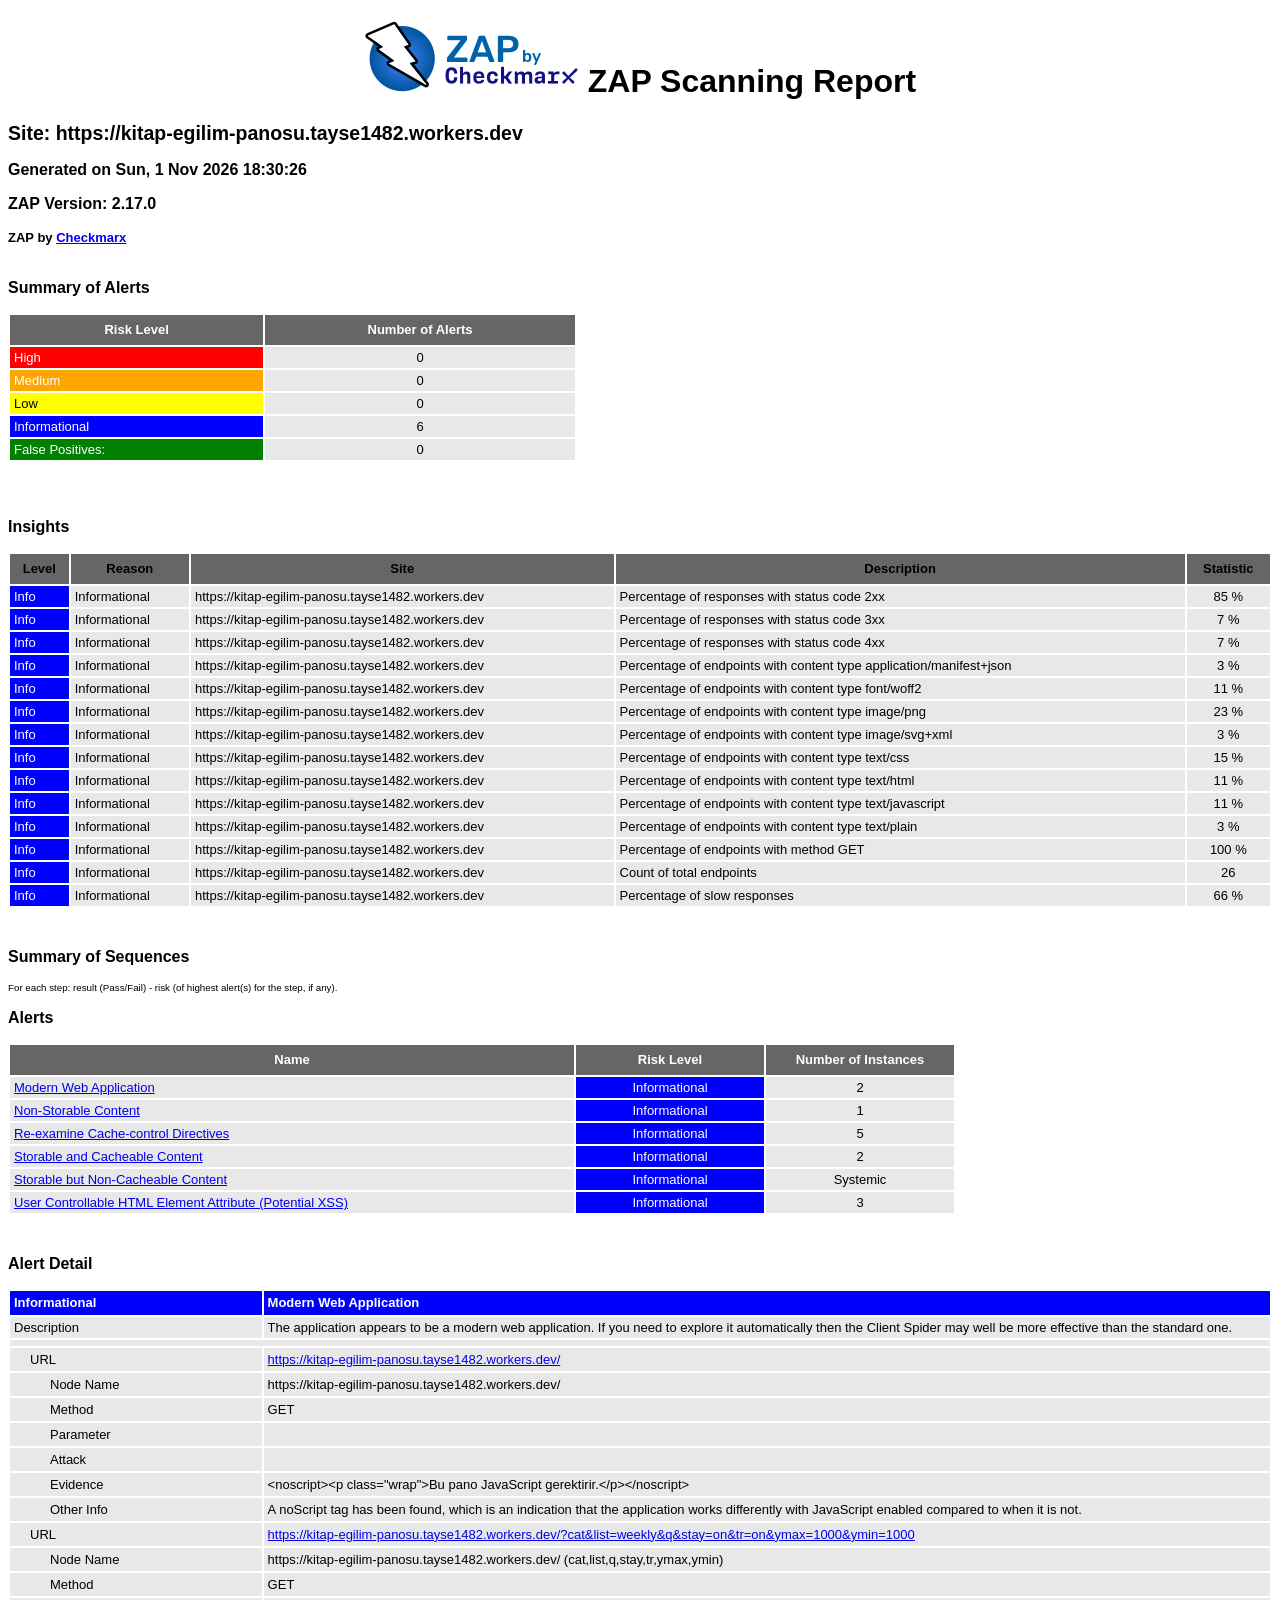
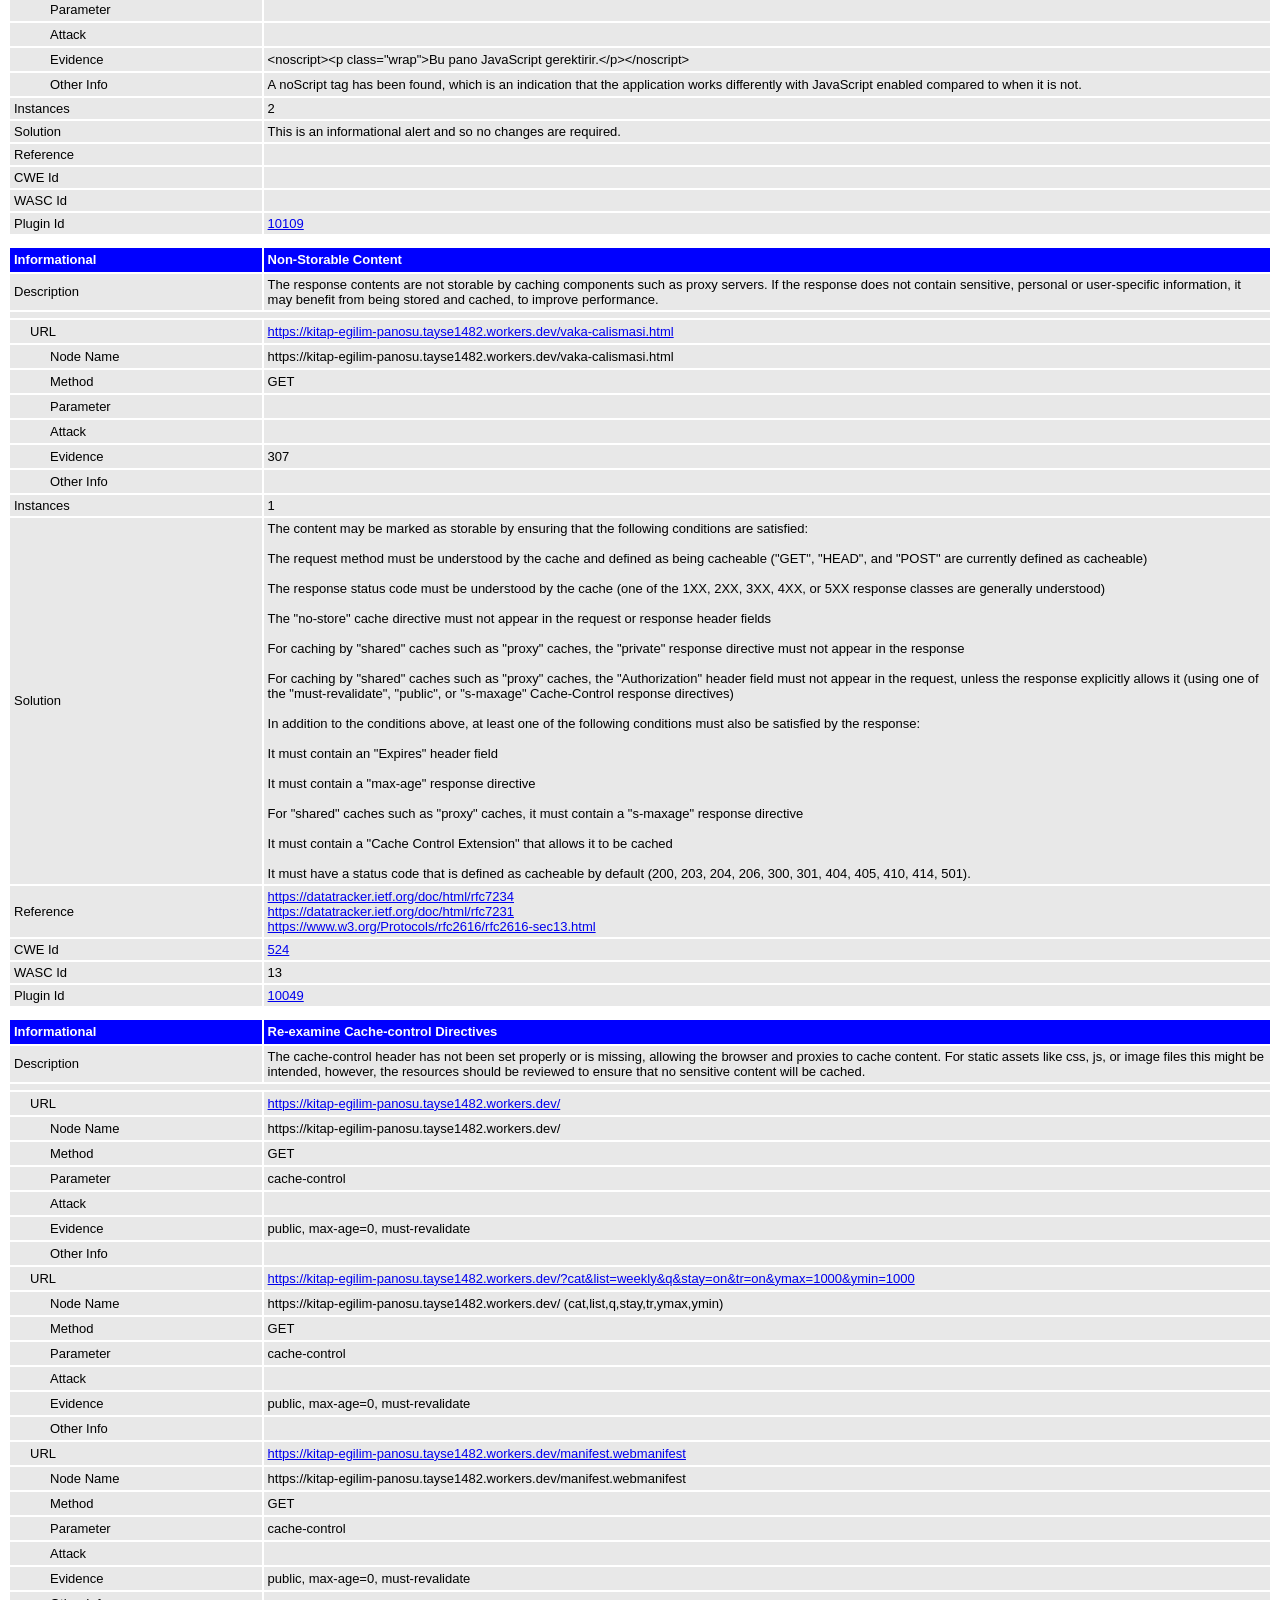
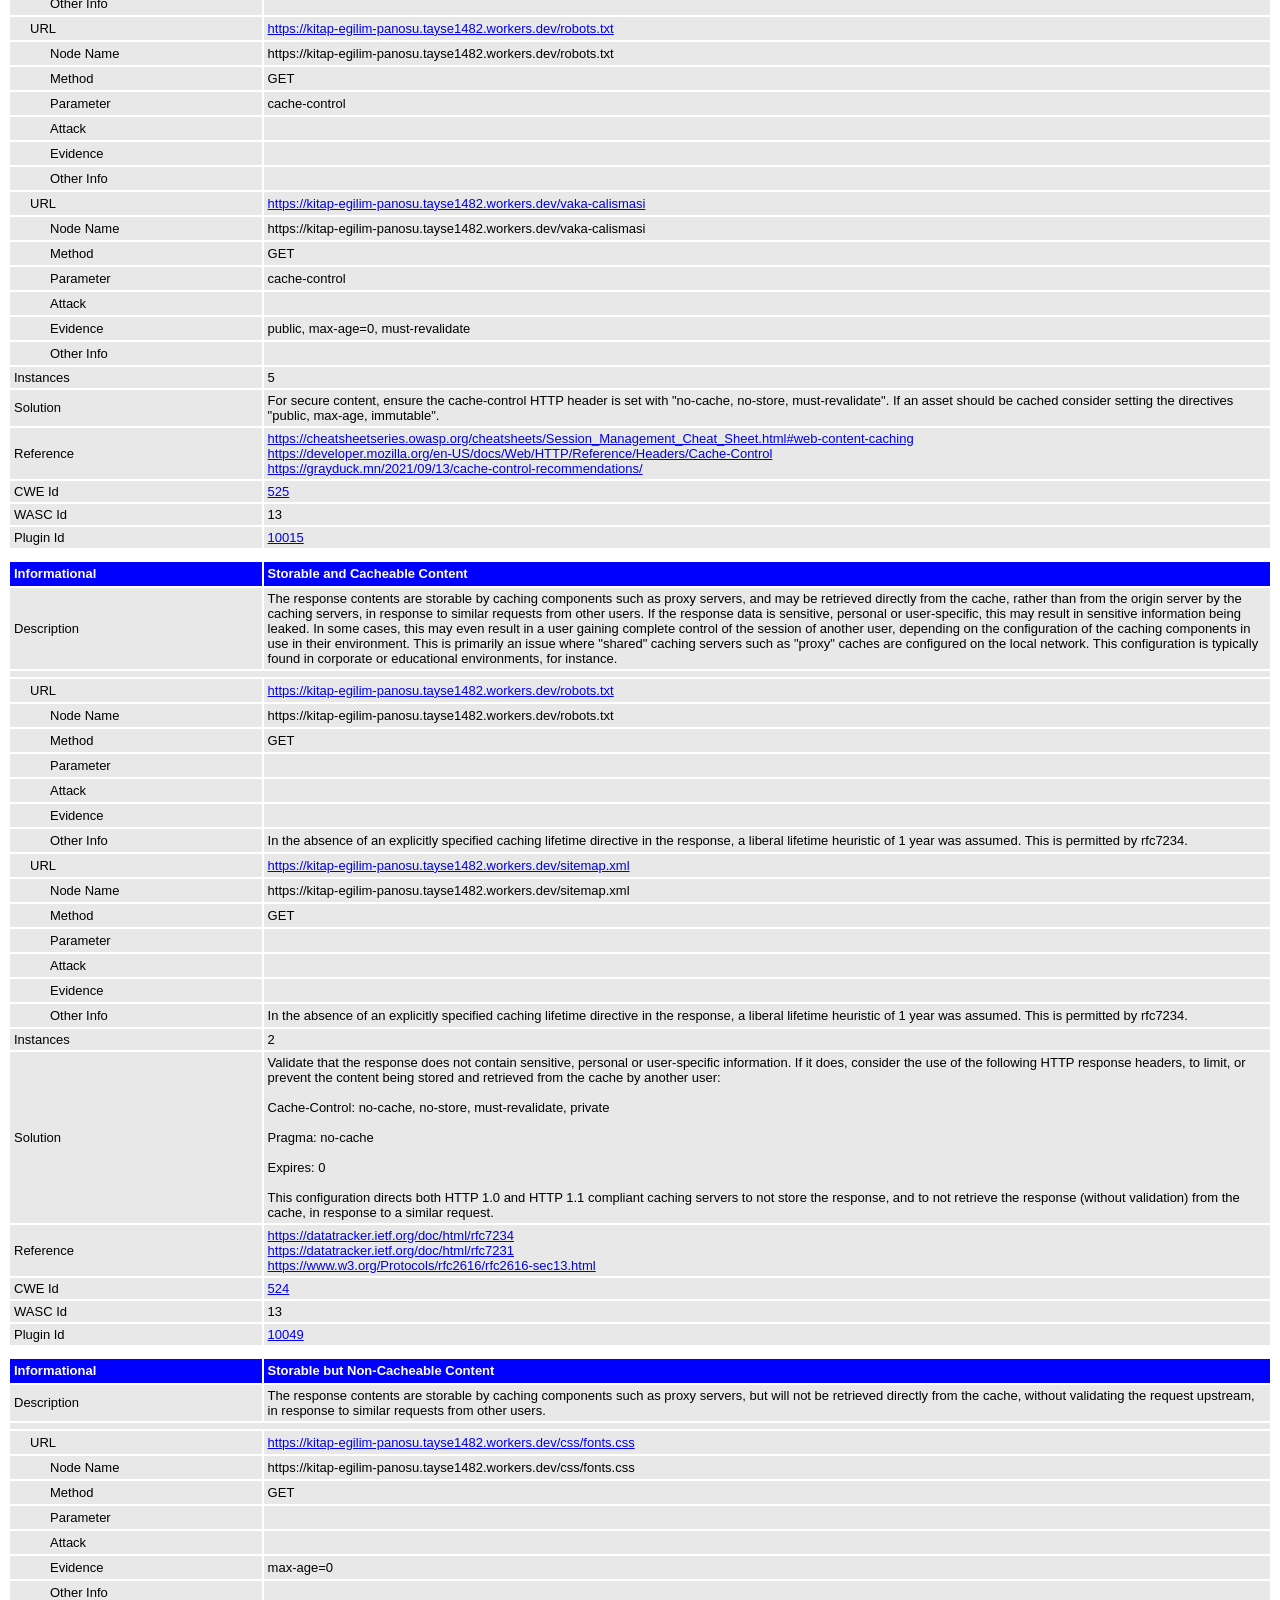
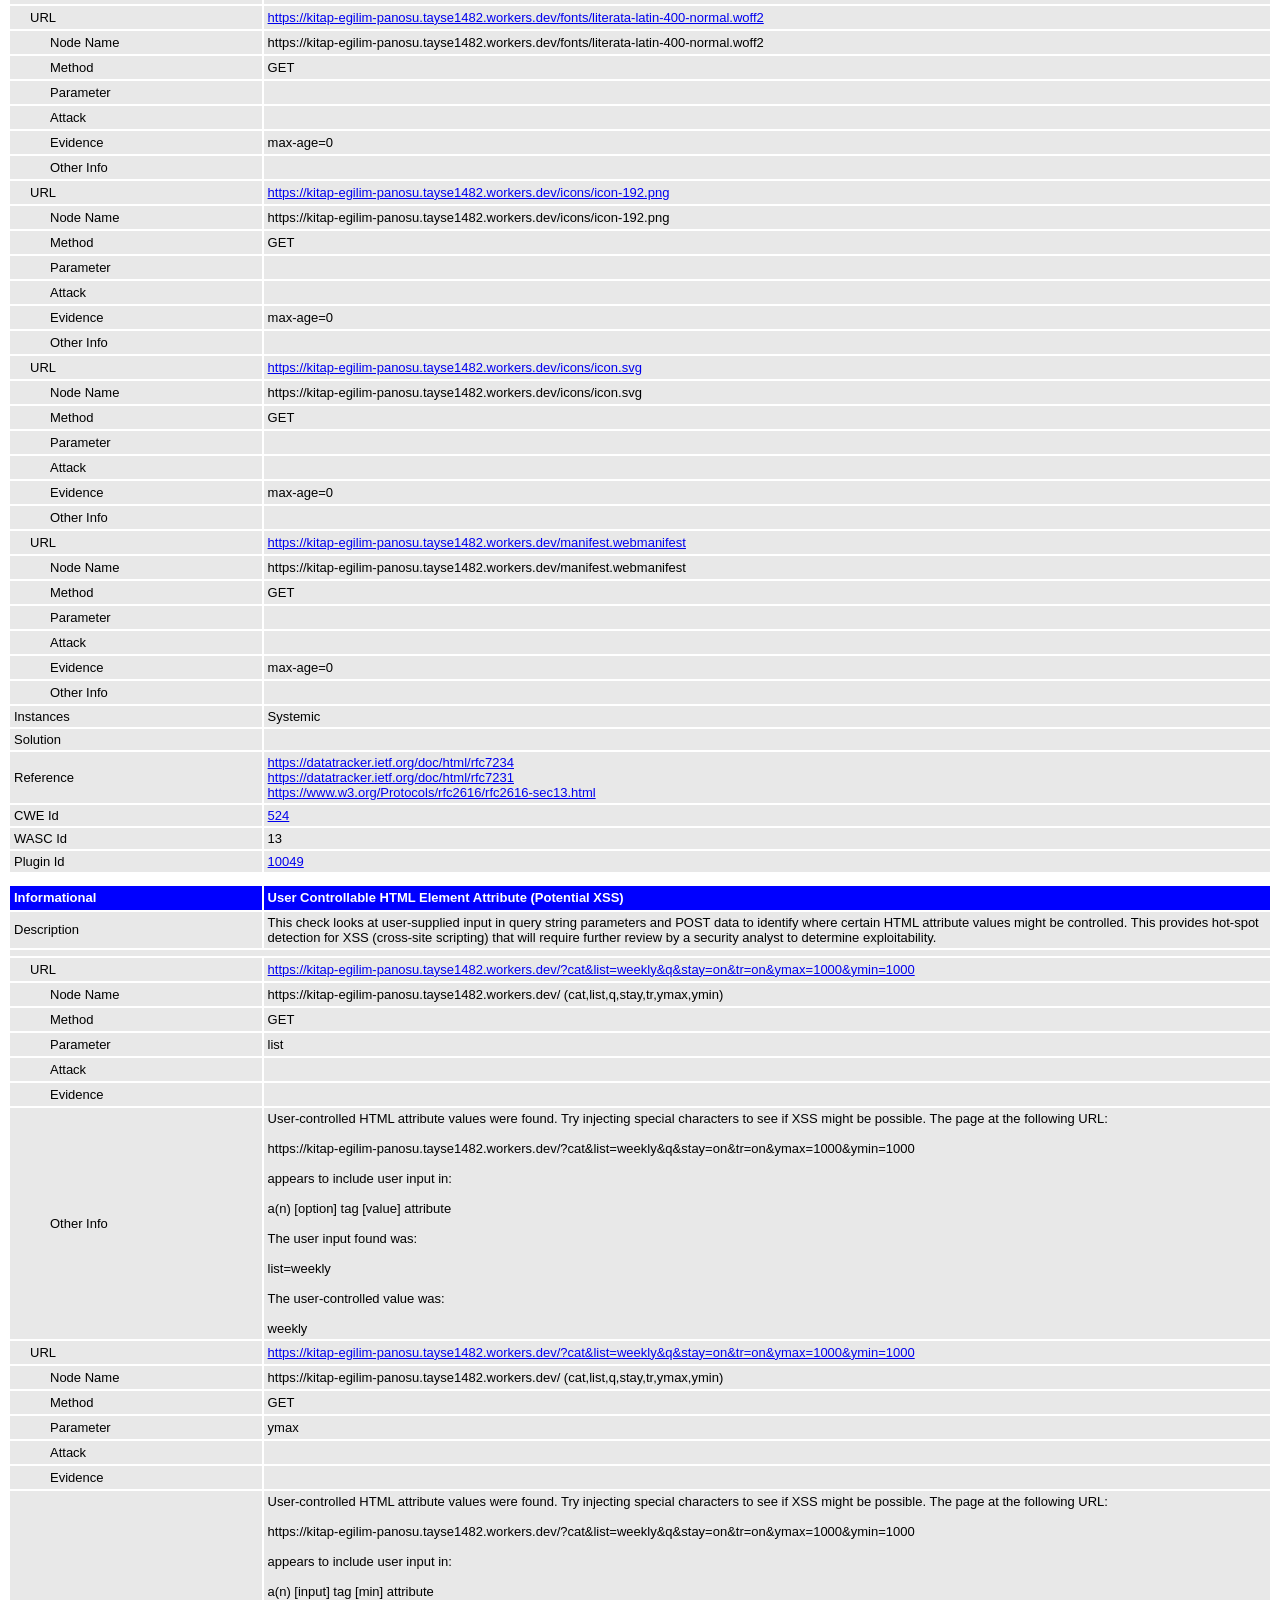
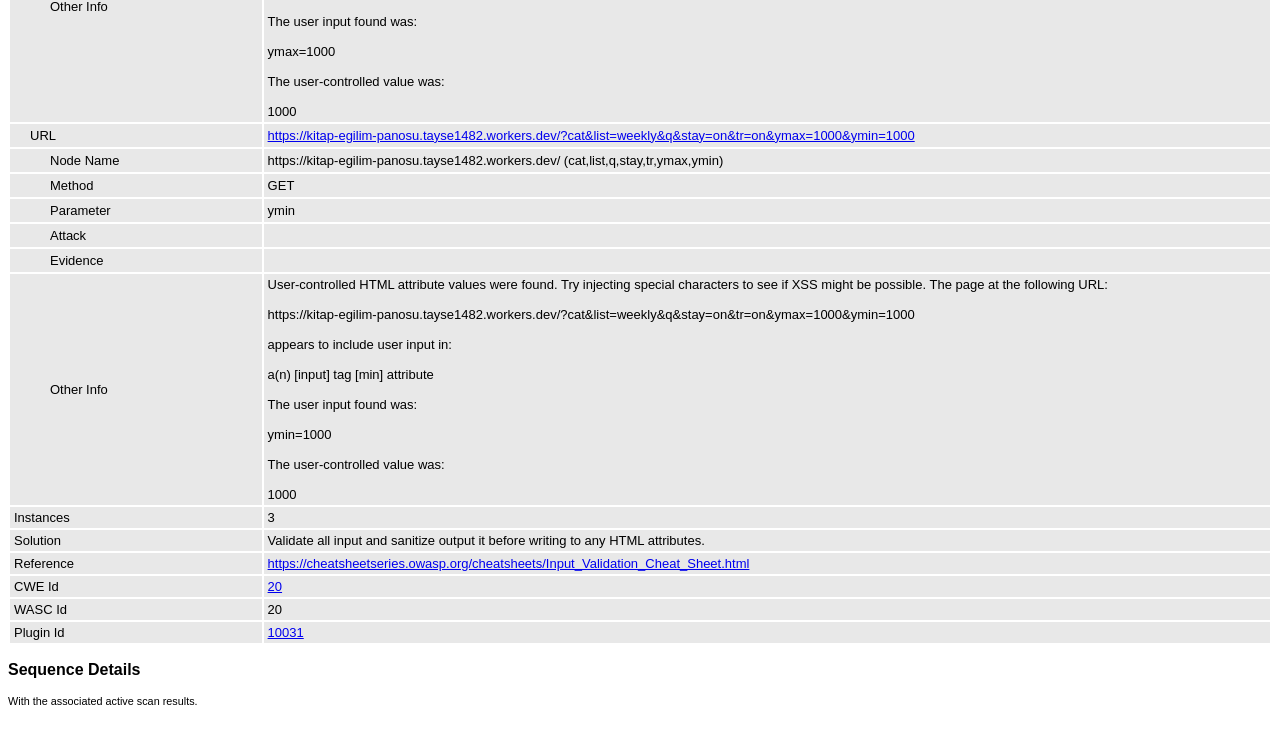
<file: docs/guvenlik/zap-sonra/report_html.html>
<!DOCTYPE html>
<html>
<head>
<META http-equiv="Content-Type" content="text/html; charset=UTF-8" />
<title>ZAP Scanning Report</title>
<style type="text/css">
body {
	font-family: "Helvetica Neue", Helvetica, Arial, sans-serif;
	color: #000;
	font-size: 13px;
}

h1 {
	text-align: center;
	font-weight: bold;
	font-size: 32px
}

h3 {
	font-size: 16px;
}

table {
	border: none;
	font-size: 13px;
}

td, th {
	padding: 3px 4px;
	word-break: break-word;
}

th {
	font-weight: bold;
	background-color: #666666;
}

td {
	background-color: #e8e8e8;
}

.spacer {
	margin: 10px;
}

.spacer-lg {
	margin: 40px;
}

.indent1 {
	padding: 4px 20px;
}

.indent2 {
	padding: 4px 40px;
}

.risk-3 {
	background-color: red;
	color: #FFF;
}

.risk-2 {
	background-color: orange;
	color: #FFF;
}

.risk-1 {
	background-color: yellow;
	color: #000;
}

.risk-0 {
	background-color: blue;
	color: #FFF;
}

.risk--1 {
	background-color: green;
	color: #FFF;
}

.summary {
	width: 45%;
}

.summary th {
	color: #FFF;
}

.summary100 {
	width: 100%;
}

.summary80 {
	width: 80%;
}

.tdconstrainer {
	width: 9.1%;
	padding: 0
}

.alerts {
	width: 75%;
}

.alerts th {
	color: #FFF;
}

.results {
	width: 100%;
}

.results th {
	text-align: left;
}

.left-header {
	display: inline-block;
}

.pass {
	background: green;
	color: white
}

.pass::before {
	content: '\2714';
	color: white
}

.fail {
	background: red;
	color: white
}

.fail::before {
	content: '\2716';
	color: white
}

.alert-3b::before {
	content: '\2691';
	color: red
}

.alert-2b::before {
	content: '\2691 ';
	color: orange
}

.alert-1b::before {
	content: '\2691';
	color: yellow
}

.alert-0b::before {
	content: '\2691';
	color: blue
}

.alert-3a::after {
	content: '\2691';
	color: red
}

.alert-2a::after {
	content: '\2691 ';
	color: orange
}

.alert-1a::after {
	content: '\2691';
	color: yellow
}

.alert-0a::after {
	content: '\2691';
	color: blue
}

.lm2 {
	margin-left: 2em;
}

.smallnote {
	font-size: 0.75em
}

.alwayswhite {
	color: white
}

.script-diagnostic-screenshot {
	display: block;
	max-width: 100%;
	height: auto;
}
</style>
</head>
<body>
	<h1>
		<!-- The ZAP by Checkmark Logo -->
		<img
			src="[data-uri]"
			alt="" />
		ZAP Scanning Report
	</h1>
	<p />
	

	<h2>
		
		Site: https://kitap-egilim-panosu.tayse1482.workers.dev
		
	</h2>

	<h3>
		Generated on Sun, 1 Nov 2026 18:30:26
	</h3>

	<h3>
		ZAP Version: 2.17.0
	</h3>

	<h4>
		ZAP by <a href="https://checkmarx.com/">Checkmarx</a>
	</h4>

	
		<h3 class="left-header">Summary of Alerts</h3>
		<table class="summary">
			<tr>
				<th width="45%"
					height="24">Risk Level</th>
				<th width="55%"
					align="center">Number of Alerts</th>
			</tr>
			<tr>
				<td class="risk-3">
					<div>High</div>
				</td>
				<td align="center">
					<div>0</div>
				</td>
			</tr>
			<tr>
				<td class="risk-2">
					<div>Medium</div>
				</td>
				<td align="center">
					<div>0</div>
				</td>
			</tr>
			<tr>
				<td class="risk-1">
					<div>Low</div>
				</td>
				<td align="center">
					<div>0</div>
				</td>
			</tr>
			<tr>
				<td class="risk-0">
					<div>Informational</div>
				</td>
				<td align="center">
					<div>6</div>
				</td>
			</tr>
			<tr>
				<td class="risk--1">
					<div>				False Positives:</div>
				</td>
				<td align="center">
					<div>0</div>
				</td>
			</tr>
		</table>
		<div class="spacer-lg"></div>
	
	
	
		<h3 class="left-header">Insights</h3>
		
		<table class="summary100">
			<tr>
				<th height="24">Level</th>
				<th>Reason</th>
				<th>Site</th>
				<th>Description</th>
				<th>Statistic</th>
			</tr>
			
				<tr>
				<td class="risk-0">
					<div>Info</div>
				</td>
				<td>
					<div>Informational</div>
				</td>
				<td>
					<div>https://kitap-egilim-panosu.tayse1482.workers.dev</div>
				</td>
				<td>
					<div>Percentage of responses with status code 2xx</div>
				</td>
				<td align="center">
					<div>85 %</div>
				</td>
				</tr>
			
				<tr>
				<td class="risk-0">
					<div>Info</div>
				</td>
				<td>
					<div>Informational</div>
				</td>
				<td>
					<div>https://kitap-egilim-panosu.tayse1482.workers.dev</div>
				</td>
				<td>
					<div>Percentage of responses with status code 3xx</div>
				</td>
				<td align="center">
					<div>7 %</div>
				</td>
				</tr>
			
				<tr>
				<td class="risk-0">
					<div>Info</div>
				</td>
				<td>
					<div>Informational</div>
				</td>
				<td>
					<div>https://kitap-egilim-panosu.tayse1482.workers.dev</div>
				</td>
				<td>
					<div>Percentage of responses with status code 4xx</div>
				</td>
				<td align="center">
					<div>7 %</div>
				</td>
				</tr>
			
				<tr>
				<td class="risk-0">
					<div>Info</div>
				</td>
				<td>
					<div>Informational</div>
				</td>
				<td>
					<div>https://kitap-egilim-panosu.tayse1482.workers.dev</div>
				</td>
				<td>
					<div>Percentage of endpoints with content type application/manifest+json</div>
				</td>
				<td align="center">
					<div>3 %</div>
				</td>
				</tr>
			
				<tr>
				<td class="risk-0">
					<div>Info</div>
				</td>
				<td>
					<div>Informational</div>
				</td>
				<td>
					<div>https://kitap-egilim-panosu.tayse1482.workers.dev</div>
				</td>
				<td>
					<div>Percentage of endpoints with content type font/woff2</div>
				</td>
				<td align="center">
					<div>11 %</div>
				</td>
				</tr>
			
				<tr>
				<td class="risk-0">
					<div>Info</div>
				</td>
				<td>
					<div>Informational</div>
				</td>
				<td>
					<div>https://kitap-egilim-panosu.tayse1482.workers.dev</div>
				</td>
				<td>
					<div>Percentage of endpoints with content type image/png</div>
				</td>
				<td align="center">
					<div>23 %</div>
				</td>
				</tr>
			
				<tr>
				<td class="risk-0">
					<div>Info</div>
				</td>
				<td>
					<div>Informational</div>
				</td>
				<td>
					<div>https://kitap-egilim-panosu.tayse1482.workers.dev</div>
				</td>
				<td>
					<div>Percentage of endpoints with content type image/svg+xml</div>
				</td>
				<td align="center">
					<div>3 %</div>
				</td>
				</tr>
			
				<tr>
				<td class="risk-0">
					<div>Info</div>
				</td>
				<td>
					<div>Informational</div>
				</td>
				<td>
					<div>https://kitap-egilim-panosu.tayse1482.workers.dev</div>
				</td>
				<td>
					<div>Percentage of endpoints with content type text/css</div>
				</td>
				<td align="center">
					<div>15 %</div>
				</td>
				</tr>
			
				<tr>
				<td class="risk-0">
					<div>Info</div>
				</td>
				<td>
					<div>Informational</div>
				</td>
				<td>
					<div>https://kitap-egilim-panosu.tayse1482.workers.dev</div>
				</td>
				<td>
					<div>Percentage of endpoints with content type text/html</div>
				</td>
				<td align="center">
					<div>11 %</div>
				</td>
				</tr>
			
				<tr>
				<td class="risk-0">
					<div>Info</div>
				</td>
				<td>
					<div>Informational</div>
				</td>
				<td>
					<div>https://kitap-egilim-panosu.tayse1482.workers.dev</div>
				</td>
				<td>
					<div>Percentage of endpoints with content type text/javascript</div>
				</td>
				<td align="center">
					<div>11 %</div>
				</td>
				</tr>
			
				<tr>
				<td class="risk-0">
					<div>Info</div>
				</td>
				<td>
					<div>Informational</div>
				</td>
				<td>
					<div>https://kitap-egilim-panosu.tayse1482.workers.dev</div>
				</td>
				<td>
					<div>Percentage of endpoints with content type text/plain</div>
				</td>
				<td align="center">
					<div>3 %</div>
				</td>
				</tr>
			
				<tr>
				<td class="risk-0">
					<div>Info</div>
				</td>
				<td>
					<div>Informational</div>
				</td>
				<td>
					<div>https://kitap-egilim-panosu.tayse1482.workers.dev</div>
				</td>
				<td>
					<div>Percentage of endpoints with method GET</div>
				</td>
				<td align="center">
					<div>100 %</div>
				</td>
				</tr>
			
				<tr>
				<td class="risk-0">
					<div>Info</div>
				</td>
				<td>
					<div>Informational</div>
				</td>
				<td>
					<div>https://kitap-egilim-panosu.tayse1482.workers.dev</div>
				</td>
				<td>
					<div>Count of total endpoints</div>
				</td>
				<td align="center">
					<div>26   </div>
				</td>
				</tr>
			
				<tr>
				<td class="risk-0">
					<div>Info</div>
				</td>
				<td>
					<div>Informational</div>
				</td>
				<td>
					<div>https://kitap-egilim-panosu.tayse1482.workers.dev</div>
				</td>
				<td>
					<div>Percentage of slow responses</div>
				</td>
				<td align="center">
					<div>66 %</div>
				</td>
				</tr>
			
		</table>
		<div class="spacer-lg"></div>
	

	

	
		
			<h3>Summary of Sequences</h3>
			<p class="smallnote">For each step: result (Pass/Fail) - risk (of highest alert(s) for the step, if any).</p>

			
				</table>
			
		
	</th:block>

	
		<h3>Alerts</h3>
		<table class="alerts">
			<tr>
				<th width="60%" height="24">Name</th>
				<th width="20%"
					align="center">Risk Level</th>
				<th width="20%"
					align="center">Number of Instances</th>
			</tr>
			<tr>
				<td><a href="#10109">Modern Web Application</a></td>
				<td align="center" class="risk-0">Informational</td>
				
				
				<td align="center">2</td>
				
			</tr>
			<tr>
				<td><a href="#10049">Non-Storable Content</a></td>
				<td align="center" class="risk-0">Informational</td>
				
				
				<td align="center">1</td>
				
			</tr>
			<tr>
				<td><a href="#10015">Re-examine Cache-control Directives</a></td>
				<td align="center" class="risk-0">Informational</td>
				
				
				<td align="center">5</td>
				
			</tr>
			<tr>
				<td><a href="#10049">Storable and Cacheable Content</a></td>
				<td align="center" class="risk-0">Informational</td>
				
				
				<td align="center">2</td>
				
			</tr>
			<tr>
				<td><a href="#10049">Storable but Non-Cacheable Content</a></td>
				<td align="center" class="risk-0">Informational</td>
				
				<td align="center">Systemic</td>
				
				
			</tr>
			<tr>
				<td><a href="#10031">User Controllable HTML Element Attribute (Potential XSS)</a></td>
				<td align="center" class="risk-0">Informational</td>
				
				
				<td align="center">3</td>
				
			</tr>
		</table>
		<div class="spacer-lg"></div>
	

	
		<h3>Alert Detail</h3>
		
			<table class="results">
				<tr height="24">
					<th width="20%" class="risk-0"><a
						id="10109"></a>
						<div>Informational</div></th>
					<th class="risk-0">Modern Web Application</th>
				</tr>
				<tr>
					<td width="20%">Description</td>
					<td width="80%">
							<div>The application appears to be a modern web application. If you need to explore it automatically then the Client Spider may well be more effective than the standard one.</div>
							
						</td>
				</tr>
				<TR vAlign="top">
					<TD colspan="2"></TD>
				</TR>
				
					<tr>
						<td width="20%"
							class="indent1">URL</td>
						<td width="80%"><a href="https://kitap-egilim-panosu.tayse1482.workers.dev/">https://kitap-egilim-panosu.tayse1482.workers.dev/</a></td>
					</tr>
					<tr>
						<td width="20%"
							class="indent2">Node Name</td>
						<td width="80%">https://kitap-egilim-panosu.tayse1482.workers.dev/</td>
					</tr>
					<tr>
						<td width="20%"
							class="indent2">Method</td>
						<td width="80%">GET</td>
					</tr>
					<tr>
						<td width="20%"
							class="indent2">Parameter</td>
						<td width="80%"></td>
					</tr>
					<tr>
						<td width="20%"
							class="indent2">Attack</td>
						<td width="80%"></td>
					</tr>
					<tr>
						<td width="20%"
							class="indent2">Evidence</td>
						<td width="80%">&lt;noscript&gt;&lt;p class=&quot;wrap&quot;&gt;Bu pano JavaScript gerektirir.&lt;/p&gt;&lt;/noscript&gt;</td>
					</tr>
					<tr>
						<td width="20%"
							class="indent2">Other Info</td>
						<td width="80%">
							<div>A noScript tag has been found, which is an indication that the application works differently with JavaScript enabled compared to when it is not.</div>
							
						</td>
					</tr>
				
					<tr>
						<td width="20%"
							class="indent1">URL</td>
						<td width="80%"><a href="https://kitap-egilim-panosu.tayse1482.workers.dev/?cat&amp;list=weekly&amp;q&amp;stay=on&amp;tr=on&amp;ymax=1000&amp;ymin=1000">https://kitap-egilim-panosu.tayse1482.workers.dev/?cat&amp;list=weekly&amp;q&amp;stay=on&amp;tr=on&amp;ymax=1000&amp;ymin=1000</a></td>
					</tr>
					<tr>
						<td width="20%"
							class="indent2">Node Name</td>
						<td width="80%">https://kitap-egilim-panosu.tayse1482.workers.dev/ (cat,list,q,stay,tr,ymax,ymin)</td>
					</tr>
					<tr>
						<td width="20%"
							class="indent2">Method</td>
						<td width="80%">GET</td>
					</tr>
					<tr>
						<td width="20%"
							class="indent2">Parameter</td>
						<td width="80%"></td>
					</tr>
					<tr>
						<td width="20%"
							class="indent2">Attack</td>
						<td width="80%"></td>
					</tr>
					<tr>
						<td width="20%"
							class="indent2">Evidence</td>
						<td width="80%">&lt;noscript&gt;&lt;p class=&quot;wrap&quot;&gt;Bu pano JavaScript gerektirir.&lt;/p&gt;&lt;/noscript&gt;</td>
					</tr>
					<tr>
						<td width="20%"
							class="indent2">Other Info</td>
						<td width="80%">
							<div>A noScript tag has been found, which is an indication that the application works differently with JavaScript enabled compared to when it is not.</div>
							
						</td>
					</tr>
				
				<tr>
					<td width="20%">Instances</td>
					
					
					<td width="80%">2</td>
					
				</tr>
				<tr>
					<td width="20%">Solution</td>
					<td width="80%">
							<div>This is an informational alert and so no changes are required.</div>
							
						</td>
				</tr>
				<tr>
					<td width="20%">Reference</td>
					<td width="80%"></td>
				</tr>
				<tr>
					<td width="20%">CWE Id</td>
					<td width="80%"></td>
				</tr>
				<tr>
					<td width="20%">WASC Id</td>
					<td width="80%"></td>
				</tr>
				<tr>
					<td width="20%">Plugin Id</td>
					<td width="80%"><a
						href="https://www.zaproxy.org/docs/alerts/10109/">10109</a></td>
				</tr>
			</table>
			<div class="spacer"></div>
		
			<table class="results">
				<tr height="24">
					<th width="20%" class="risk-0"><a
						id="10049"></a>
						<div>Informational</div></th>
					<th class="risk-0">Non-Storable Content</th>
				</tr>
				<tr>
					<td width="20%">Description</td>
					<td width="80%">
							<div>The response contents are not storable by caching components such as proxy servers. If the response does not contain sensitive, personal or user-specific information, it may benefit from being stored and cached, to improve performance.</div>
							
						</td>
				</tr>
				<TR vAlign="top">
					<TD colspan="2"></TD>
				</TR>
				
					<tr>
						<td width="20%"
							class="indent1">URL</td>
						<td width="80%"><a href="https://kitap-egilim-panosu.tayse1482.workers.dev/vaka-calismasi.html">https://kitap-egilim-panosu.tayse1482.workers.dev/vaka-calismasi.html</a></td>
					</tr>
					<tr>
						<td width="20%"
							class="indent2">Node Name</td>
						<td width="80%">https://kitap-egilim-panosu.tayse1482.workers.dev/vaka-calismasi.html</td>
					</tr>
					<tr>
						<td width="20%"
							class="indent2">Method</td>
						<td width="80%">GET</td>
					</tr>
					<tr>
						<td width="20%"
							class="indent2">Parameter</td>
						<td width="80%"></td>
					</tr>
					<tr>
						<td width="20%"
							class="indent2">Attack</td>
						<td width="80%"></td>
					</tr>
					<tr>
						<td width="20%"
							class="indent2">Evidence</td>
						<td width="80%">307</td>
					</tr>
					<tr>
						<td width="20%"
							class="indent2">Other Info</td>
						<td width="80%"></td>
					</tr>
				
				<tr>
					<td width="20%">Instances</td>
					
					
					<td width="80%">1</td>
					
				</tr>
				<tr>
					<td width="20%">Solution</td>
					<td width="80%">
							<div>The content may be marked as storable by ensuring that the following conditions are satisfied:</div>
							<br />
						
							<div>The request method must be understood by the cache and defined as being cacheable (&quot;GET&quot;, &quot;HEAD&quot;, and &quot;POST&quot; are currently defined as cacheable)</div>
							<br />
						
							<div>The response status code must be understood by the cache (one of the 1XX, 2XX, 3XX, 4XX, or 5XX response classes are generally understood)</div>
							<br />
						
							<div>The &quot;no-store&quot; cache directive must not appear in the request or response header fields</div>
							<br />
						
							<div>For caching by &quot;shared&quot; caches such as &quot;proxy&quot; caches, the &quot;private&quot; response directive must not appear in the response</div>
							<br />
						
							<div>For caching by &quot;shared&quot; caches such as &quot;proxy&quot; caches, the &quot;Authorization&quot; header field must not appear in the request, unless the response explicitly allows it (using one of the &quot;must-revalidate&quot;, &quot;public&quot;, or &quot;s-maxage&quot; Cache-Control response directives)</div>
							<br />
						
							<div>In addition to the conditions above, at least one of the following conditions must also be satisfied by the response:</div>
							<br />
						
							<div>It must contain an &quot;Expires&quot; header field</div>
							<br />
						
							<div>It must contain a &quot;max-age&quot; response directive</div>
							<br />
						
							<div>For &quot;shared&quot; caches such as &quot;proxy&quot; caches, it must contain a &quot;s-maxage&quot; response directive</div>
							<br />
						
							<div>It must contain a &quot;Cache Control Extension&quot; that allows it to be cached</div>
							<br />
						
							<div>It must have a status code that is defined as cacheable by default (200, 203, 204, 206, 300, 301, 404, 405, 410, 414, 501).</div>
							
						</td>
				</tr>
				<tr>
					<td width="20%">Reference</td>
					<td width="80%">
							<a href="https://datatracker.ietf.org/doc/html/rfc7234">https://datatracker.ietf.org/doc/html/rfc7234</a>
							<br />
						
							<a href="https://datatracker.ietf.org/doc/html/rfc7231">https://datatracker.ietf.org/doc/html/rfc7231</a>
							<br />
						
							<a href="https://www.w3.org/Protocols/rfc2616/rfc2616-sec13.html">https://www.w3.org/Protocols/rfc2616/rfc2616-sec13.html</a>
							
						</td>
				</tr>
				<tr>
					<td width="20%">CWE Id</td>
					<td width="80%"><a
						href="https://cwe.mitre.org/data/definitions/524.html">524</a></td>
				</tr>
				<tr>
					<td width="20%">WASC Id</td>
					<td width="80%">13</td>
				</tr>
				<tr>
					<td width="20%">Plugin Id</td>
					<td width="80%"><a
						href="https://www.zaproxy.org/docs/alerts/10049/">10049</a></td>
				</tr>
			</table>
			<div class="spacer"></div>
		
			<table class="results">
				<tr height="24">
					<th width="20%" class="risk-0"><a
						id="10015"></a>
						<div>Informational</div></th>
					<th class="risk-0">Re-examine Cache-control Directives</th>
				</tr>
				<tr>
					<td width="20%">Description</td>
					<td width="80%">
							<div>The cache-control header has not been set properly or is missing, allowing the browser and proxies to cache content. For static assets like css, js, or image files this might be intended, however, the resources should be reviewed to ensure that no sensitive content will be cached.</div>
							
						</td>
				</tr>
				<TR vAlign="top">
					<TD colspan="2"></TD>
				</TR>
				
					<tr>
						<td width="20%"
							class="indent1">URL</td>
						<td width="80%"><a href="https://kitap-egilim-panosu.tayse1482.workers.dev/">https://kitap-egilim-panosu.tayse1482.workers.dev/</a></td>
					</tr>
					<tr>
						<td width="20%"
							class="indent2">Node Name</td>
						<td width="80%">https://kitap-egilim-panosu.tayse1482.workers.dev/</td>
					</tr>
					<tr>
						<td width="20%"
							class="indent2">Method</td>
						<td width="80%">GET</td>
					</tr>
					<tr>
						<td width="20%"
							class="indent2">Parameter</td>
						<td width="80%">cache-control</td>
					</tr>
					<tr>
						<td width="20%"
							class="indent2">Attack</td>
						<td width="80%"></td>
					</tr>
					<tr>
						<td width="20%"
							class="indent2">Evidence</td>
						<td width="80%">public, max-age=0, must-revalidate</td>
					</tr>
					<tr>
						<td width="20%"
							class="indent2">Other Info</td>
						<td width="80%"></td>
					</tr>
				
					<tr>
						<td width="20%"
							class="indent1">URL</td>
						<td width="80%"><a href="https://kitap-egilim-panosu.tayse1482.workers.dev/?cat&amp;list=weekly&amp;q&amp;stay=on&amp;tr=on&amp;ymax=1000&amp;ymin=1000">https://kitap-egilim-panosu.tayse1482.workers.dev/?cat&amp;list=weekly&amp;q&amp;stay=on&amp;tr=on&amp;ymax=1000&amp;ymin=1000</a></td>
					</tr>
					<tr>
						<td width="20%"
							class="indent2">Node Name</td>
						<td width="80%">https://kitap-egilim-panosu.tayse1482.workers.dev/ (cat,list,q,stay,tr,ymax,ymin)</td>
					</tr>
					<tr>
						<td width="20%"
							class="indent2">Method</td>
						<td width="80%">GET</td>
					</tr>
					<tr>
						<td width="20%"
							class="indent2">Parameter</td>
						<td width="80%">cache-control</td>
					</tr>
					<tr>
						<td width="20%"
							class="indent2">Attack</td>
						<td width="80%"></td>
					</tr>
					<tr>
						<td width="20%"
							class="indent2">Evidence</td>
						<td width="80%">public, max-age=0, must-revalidate</td>
					</tr>
					<tr>
						<td width="20%"
							class="indent2">Other Info</td>
						<td width="80%"></td>
					</tr>
				
					<tr>
						<td width="20%"
							class="indent1">URL</td>
						<td width="80%"><a href="https://kitap-egilim-panosu.tayse1482.workers.dev/manifest.webmanifest">https://kitap-egilim-panosu.tayse1482.workers.dev/manifest.webmanifest</a></td>
					</tr>
					<tr>
						<td width="20%"
							class="indent2">Node Name</td>
						<td width="80%">https://kitap-egilim-panosu.tayse1482.workers.dev/manifest.webmanifest</td>
					</tr>
					<tr>
						<td width="20%"
							class="indent2">Method</td>
						<td width="80%">GET</td>
					</tr>
					<tr>
						<td width="20%"
							class="indent2">Parameter</td>
						<td width="80%">cache-control</td>
					</tr>
					<tr>
						<td width="20%"
							class="indent2">Attack</td>
						<td width="80%"></td>
					</tr>
					<tr>
						<td width="20%"
							class="indent2">Evidence</td>
						<td width="80%">public, max-age=0, must-revalidate</td>
					</tr>
					<tr>
						<td width="20%"
							class="indent2">Other Info</td>
						<td width="80%"></td>
					</tr>
				
					<tr>
						<td width="20%"
							class="indent1">URL</td>
						<td width="80%"><a href="https://kitap-egilim-panosu.tayse1482.workers.dev/robots.txt">https://kitap-egilim-panosu.tayse1482.workers.dev/robots.txt</a></td>
					</tr>
					<tr>
						<td width="20%"
							class="indent2">Node Name</td>
						<td width="80%">https://kitap-egilim-panosu.tayse1482.workers.dev/robots.txt</td>
					</tr>
					<tr>
						<td width="20%"
							class="indent2">Method</td>
						<td width="80%">GET</td>
					</tr>
					<tr>
						<td width="20%"
							class="indent2">Parameter</td>
						<td width="80%">cache-control</td>
					</tr>
					<tr>
						<td width="20%"
							class="indent2">Attack</td>
						<td width="80%"></td>
					</tr>
					<tr>
						<td width="20%"
							class="indent2">Evidence</td>
						<td width="80%"></td>
					</tr>
					<tr>
						<td width="20%"
							class="indent2">Other Info</td>
						<td width="80%"></td>
					</tr>
				
					<tr>
						<td width="20%"
							class="indent1">URL</td>
						<td width="80%"><a href="https://kitap-egilim-panosu.tayse1482.workers.dev/vaka-calismasi">https://kitap-egilim-panosu.tayse1482.workers.dev/vaka-calismasi</a></td>
					</tr>
					<tr>
						<td width="20%"
							class="indent2">Node Name</td>
						<td width="80%">https://kitap-egilim-panosu.tayse1482.workers.dev/vaka-calismasi</td>
					</tr>
					<tr>
						<td width="20%"
							class="indent2">Method</td>
						<td width="80%">GET</td>
					</tr>
					<tr>
						<td width="20%"
							class="indent2">Parameter</td>
						<td width="80%">cache-control</td>
					</tr>
					<tr>
						<td width="20%"
							class="indent2">Attack</td>
						<td width="80%"></td>
					</tr>
					<tr>
						<td width="20%"
							class="indent2">Evidence</td>
						<td width="80%">public, max-age=0, must-revalidate</td>
					</tr>
					<tr>
						<td width="20%"
							class="indent2">Other Info</td>
						<td width="80%"></td>
					</tr>
				
				<tr>
					<td width="20%">Instances</td>
					
					
					<td width="80%">5</td>
					
				</tr>
				<tr>
					<td width="20%">Solution</td>
					<td width="80%">
							<div>For secure content, ensure the cache-control HTTP header is set with &quot;no-cache, no-store, must-revalidate&quot;. If an asset should be cached consider setting the directives &quot;public, max-age, immutable&quot;.</div>
							
						</td>
				</tr>
				<tr>
					<td width="20%">Reference</td>
					<td width="80%">
							<a href="https://cheatsheetseries.owasp.org/cheatsheets/Session_Management_Cheat_Sheet.html#web-content-caching">https://cheatsheetseries.owasp.org/cheatsheets/Session_Management_Cheat_Sheet.html#web-content-caching</a>
							<br />
						
							<a href="https://developer.mozilla.org/en-US/docs/Web/HTTP/Reference/Headers/Cache-Control">https://developer.mozilla.org/en-US/docs/Web/HTTP/Reference/Headers/Cache-Control</a>
							<br />
						
							<a href="https://grayduck.mn/2021/09/13/cache-control-recommendations/">https://grayduck.mn/2021/09/13/cache-control-recommendations/</a>
							
						</td>
				</tr>
				<tr>
					<td width="20%">CWE Id</td>
					<td width="80%"><a
						href="https://cwe.mitre.org/data/definitions/525.html">525</a></td>
				</tr>
				<tr>
					<td width="20%">WASC Id</td>
					<td width="80%">13</td>
				</tr>
				<tr>
					<td width="20%">Plugin Id</td>
					<td width="80%"><a
						href="https://www.zaproxy.org/docs/alerts/10015/">10015</a></td>
				</tr>
			</table>
			<div class="spacer"></div>
		
			<table class="results">
				<tr height="24">
					<th width="20%" class="risk-0"><a
						id="10049"></a>
						<div>Informational</div></th>
					<th class="risk-0">Storable and Cacheable Content</th>
				</tr>
				<tr>
					<td width="20%">Description</td>
					<td width="80%">
							<div>The response contents are storable by caching components such as proxy servers, and may be retrieved directly from the cache, rather than from the origin server by the caching servers, in response to similar requests from other users. If the response data is sensitive, personal or user-specific, this may result in sensitive information being leaked. In some cases, this may even result in a user gaining complete control of the session of another user, depending on the configuration of the caching components in use in their environment. This is primarily an issue where &quot;shared&quot; caching servers such as &quot;proxy&quot; caches are configured on the local network. This configuration is typically found in corporate or educational environments, for instance.</div>
							
						</td>
				</tr>
				<TR vAlign="top">
					<TD colspan="2"></TD>
				</TR>
				
					<tr>
						<td width="20%"
							class="indent1">URL</td>
						<td width="80%"><a href="https://kitap-egilim-panosu.tayse1482.workers.dev/robots.txt">https://kitap-egilim-panosu.tayse1482.workers.dev/robots.txt</a></td>
					</tr>
					<tr>
						<td width="20%"
							class="indent2">Node Name</td>
						<td width="80%">https://kitap-egilim-panosu.tayse1482.workers.dev/robots.txt</td>
					</tr>
					<tr>
						<td width="20%"
							class="indent2">Method</td>
						<td width="80%">GET</td>
					</tr>
					<tr>
						<td width="20%"
							class="indent2">Parameter</td>
						<td width="80%"></td>
					</tr>
					<tr>
						<td width="20%"
							class="indent2">Attack</td>
						<td width="80%"></td>
					</tr>
					<tr>
						<td width="20%"
							class="indent2">Evidence</td>
						<td width="80%"></td>
					</tr>
					<tr>
						<td width="20%"
							class="indent2">Other Info</td>
						<td width="80%">
							<div>In the absence of an explicitly specified caching lifetime directive in the response, a liberal lifetime heuristic of 1 year was assumed. This is permitted by rfc7234.</div>
							
						</td>
					</tr>
				
					<tr>
						<td width="20%"
							class="indent1">URL</td>
						<td width="80%"><a href="https://kitap-egilim-panosu.tayse1482.workers.dev/sitemap.xml">https://kitap-egilim-panosu.tayse1482.workers.dev/sitemap.xml</a></td>
					</tr>
					<tr>
						<td width="20%"
							class="indent2">Node Name</td>
						<td width="80%">https://kitap-egilim-panosu.tayse1482.workers.dev/sitemap.xml</td>
					</tr>
					<tr>
						<td width="20%"
							class="indent2">Method</td>
						<td width="80%">GET</td>
					</tr>
					<tr>
						<td width="20%"
							class="indent2">Parameter</td>
						<td width="80%"></td>
					</tr>
					<tr>
						<td width="20%"
							class="indent2">Attack</td>
						<td width="80%"></td>
					</tr>
					<tr>
						<td width="20%"
							class="indent2">Evidence</td>
						<td width="80%"></td>
					</tr>
					<tr>
						<td width="20%"
							class="indent2">Other Info</td>
						<td width="80%">
							<div>In the absence of an explicitly specified caching lifetime directive in the response, a liberal lifetime heuristic of 1 year was assumed. This is permitted by rfc7234.</div>
							
						</td>
					</tr>
				
				<tr>
					<td width="20%">Instances</td>
					
					
					<td width="80%">2</td>
					
				</tr>
				<tr>
					<td width="20%">Solution</td>
					<td width="80%">
							<div>Validate that the response does not contain sensitive, personal or user-specific information. If it does, consider the use of the following HTTP response headers, to limit, or prevent the content being stored and retrieved from the cache by another user:</div>
							<br />
						
							<div>Cache-Control: no-cache, no-store, must-revalidate, private</div>
							<br />
						
							<div>Pragma: no-cache</div>
							<br />
						
							<div>Expires: 0</div>
							<br />
						
							<div>This configuration directs both HTTP 1.0 and HTTP 1.1 compliant caching servers to not store the response, and to not retrieve the response (without validation) from the cache, in response to a similar request.</div>
							
						</td>
				</tr>
				<tr>
					<td width="20%">Reference</td>
					<td width="80%">
							<a href="https://datatracker.ietf.org/doc/html/rfc7234">https://datatracker.ietf.org/doc/html/rfc7234</a>
							<br />
						
							<a href="https://datatracker.ietf.org/doc/html/rfc7231">https://datatracker.ietf.org/doc/html/rfc7231</a>
							<br />
						
							<a href="https://www.w3.org/Protocols/rfc2616/rfc2616-sec13.html">https://www.w3.org/Protocols/rfc2616/rfc2616-sec13.html</a>
							
						</td>
				</tr>
				<tr>
					<td width="20%">CWE Id</td>
					<td width="80%"><a
						href="https://cwe.mitre.org/data/definitions/524.html">524</a></td>
				</tr>
				<tr>
					<td width="20%">WASC Id</td>
					<td width="80%">13</td>
				</tr>
				<tr>
					<td width="20%">Plugin Id</td>
					<td width="80%"><a
						href="https://www.zaproxy.org/docs/alerts/10049/">10049</a></td>
				</tr>
			</table>
			<div class="spacer"></div>
		
			<table class="results">
				<tr height="24">
					<th width="20%" class="risk-0"><a
						id="10049"></a>
						<div>Informational</div></th>
					<th class="risk-0">Storable but Non-Cacheable Content</th>
				</tr>
				<tr>
					<td width="20%">Description</td>
					<td width="80%">
							<div>The response contents are storable by caching components such as proxy servers, but will not be retrieved directly from the cache, without validating the request upstream, in response to similar requests from other users.</div>
							
						</td>
				</tr>
				<TR vAlign="top">
					<TD colspan="2"></TD>
				</TR>
				
					<tr>
						<td width="20%"
							class="indent1">URL</td>
						<td width="80%"><a href="https://kitap-egilim-panosu.tayse1482.workers.dev/css/fonts.css">https://kitap-egilim-panosu.tayse1482.workers.dev/css/fonts.css</a></td>
					</tr>
					<tr>
						<td width="20%"
							class="indent2">Node Name</td>
						<td width="80%">https://kitap-egilim-panosu.tayse1482.workers.dev/css/fonts.css</td>
					</tr>
					<tr>
						<td width="20%"
							class="indent2">Method</td>
						<td width="80%">GET</td>
					</tr>
					<tr>
						<td width="20%"
							class="indent2">Parameter</td>
						<td width="80%"></td>
					</tr>
					<tr>
						<td width="20%"
							class="indent2">Attack</td>
						<td width="80%"></td>
					</tr>
					<tr>
						<td width="20%"
							class="indent2">Evidence</td>
						<td width="80%">max-age=0</td>
					</tr>
					<tr>
						<td width="20%"
							class="indent2">Other Info</td>
						<td width="80%"></td>
					</tr>
				
					<tr>
						<td width="20%"
							class="indent1">URL</td>
						<td width="80%"><a href="https://kitap-egilim-panosu.tayse1482.workers.dev/fonts/literata-latin-400-normal.woff2">https://kitap-egilim-panosu.tayse1482.workers.dev/fonts/literata-latin-400-normal.woff2</a></td>
					</tr>
					<tr>
						<td width="20%"
							class="indent2">Node Name</td>
						<td width="80%">https://kitap-egilim-panosu.tayse1482.workers.dev/fonts/literata-latin-400-normal.woff2</td>
					</tr>
					<tr>
						<td width="20%"
							class="indent2">Method</td>
						<td width="80%">GET</td>
					</tr>
					<tr>
						<td width="20%"
							class="indent2">Parameter</td>
						<td width="80%"></td>
					</tr>
					<tr>
						<td width="20%"
							class="indent2">Attack</td>
						<td width="80%"></td>
					</tr>
					<tr>
						<td width="20%"
							class="indent2">Evidence</td>
						<td width="80%">max-age=0</td>
					</tr>
					<tr>
						<td width="20%"
							class="indent2">Other Info</td>
						<td width="80%"></td>
					</tr>
				
					<tr>
						<td width="20%"
							class="indent1">URL</td>
						<td width="80%"><a href="https://kitap-egilim-panosu.tayse1482.workers.dev/icons/icon-192.png">https://kitap-egilim-panosu.tayse1482.workers.dev/icons/icon-192.png</a></td>
					</tr>
					<tr>
						<td width="20%"
							class="indent2">Node Name</td>
						<td width="80%">https://kitap-egilim-panosu.tayse1482.workers.dev/icons/icon-192.png</td>
					</tr>
					<tr>
						<td width="20%"
							class="indent2">Method</td>
						<td width="80%">GET</td>
					</tr>
					<tr>
						<td width="20%"
							class="indent2">Parameter</td>
						<td width="80%"></td>
					</tr>
					<tr>
						<td width="20%"
							class="indent2">Attack</td>
						<td width="80%"></td>
					</tr>
					<tr>
						<td width="20%"
							class="indent2">Evidence</td>
						<td width="80%">max-age=0</td>
					</tr>
					<tr>
						<td width="20%"
							class="indent2">Other Info</td>
						<td width="80%"></td>
					</tr>
				
					<tr>
						<td width="20%"
							class="indent1">URL</td>
						<td width="80%"><a href="https://kitap-egilim-panosu.tayse1482.workers.dev/icons/icon.svg">https://kitap-egilim-panosu.tayse1482.workers.dev/icons/icon.svg</a></td>
					</tr>
					<tr>
						<td width="20%"
							class="indent2">Node Name</td>
						<td width="80%">https://kitap-egilim-panosu.tayse1482.workers.dev/icons/icon.svg</td>
					</tr>
					<tr>
						<td width="20%"
							class="indent2">Method</td>
						<td width="80%">GET</td>
					</tr>
					<tr>
						<td width="20%"
							class="indent2">Parameter</td>
						<td width="80%"></td>
					</tr>
					<tr>
						<td width="20%"
							class="indent2">Attack</td>
						<td width="80%"></td>
					</tr>
					<tr>
						<td width="20%"
							class="indent2">Evidence</td>
						<td width="80%">max-age=0</td>
					</tr>
					<tr>
						<td width="20%"
							class="indent2">Other Info</td>
						<td width="80%"></td>
					</tr>
				
					<tr>
						<td width="20%"
							class="indent1">URL</td>
						<td width="80%"><a href="https://kitap-egilim-panosu.tayse1482.workers.dev/manifest.webmanifest">https://kitap-egilim-panosu.tayse1482.workers.dev/manifest.webmanifest</a></td>
					</tr>
					<tr>
						<td width="20%"
							class="indent2">Node Name</td>
						<td width="80%">https://kitap-egilim-panosu.tayse1482.workers.dev/manifest.webmanifest</td>
					</tr>
					<tr>
						<td width="20%"
							class="indent2">Method</td>
						<td width="80%">GET</td>
					</tr>
					<tr>
						<td width="20%"
							class="indent2">Parameter</td>
						<td width="80%"></td>
					</tr>
					<tr>
						<td width="20%"
							class="indent2">Attack</td>
						<td width="80%"></td>
					</tr>
					<tr>
						<td width="20%"
							class="indent2">Evidence</td>
						<td width="80%">max-age=0</td>
					</tr>
					<tr>
						<td width="20%"
							class="indent2">Other Info</td>
						<td width="80%"></td>
					</tr>
				
				<tr>
					<td width="20%">Instances</td>
					
					<td width="80%">Systemic</td>
					
					
				</tr>
				<tr>
					<td width="20%">Solution</td>
					<td width="80%"></td>
				</tr>
				<tr>
					<td width="20%">Reference</td>
					<td width="80%">
							<a href="https://datatracker.ietf.org/doc/html/rfc7234">https://datatracker.ietf.org/doc/html/rfc7234</a>
							<br />
						
							<a href="https://datatracker.ietf.org/doc/html/rfc7231">https://datatracker.ietf.org/doc/html/rfc7231</a>
							<br />
						
							<a href="https://www.w3.org/Protocols/rfc2616/rfc2616-sec13.html">https://www.w3.org/Protocols/rfc2616/rfc2616-sec13.html</a>
							
						</td>
				</tr>
				<tr>
					<td width="20%">CWE Id</td>
					<td width="80%"><a
						href="https://cwe.mitre.org/data/definitions/524.html">524</a></td>
				</tr>
				<tr>
					<td width="20%">WASC Id</td>
					<td width="80%">13</td>
				</tr>
				<tr>
					<td width="20%">Plugin Id</td>
					<td width="80%"><a
						href="https://www.zaproxy.org/docs/alerts/10049/">10049</a></td>
				</tr>
			</table>
			<div class="spacer"></div>
		
			<table class="results">
				<tr height="24">
					<th width="20%" class="risk-0"><a
						id="10031"></a>
						<div>Informational</div></th>
					<th class="risk-0">User Controllable HTML Element Attribute (Potential XSS)</th>
				</tr>
				<tr>
					<td width="20%">Description</td>
					<td width="80%">
							<div>This check looks at user-supplied input in query string parameters and POST data to identify where certain HTML attribute values might be controlled. This provides hot-spot detection for XSS (cross-site scripting) that will require further review by a security analyst to determine exploitability.</div>
							
						</td>
				</tr>
				<TR vAlign="top">
					<TD colspan="2"></TD>
				</TR>
				
					<tr>
						<td width="20%"
							class="indent1">URL</td>
						<td width="80%"><a href="https://kitap-egilim-panosu.tayse1482.workers.dev/?cat&amp;list=weekly&amp;q&amp;stay=on&amp;tr=on&amp;ymax=1000&amp;ymin=1000">https://kitap-egilim-panosu.tayse1482.workers.dev/?cat&amp;list=weekly&amp;q&amp;stay=on&amp;tr=on&amp;ymax=1000&amp;ymin=1000</a></td>
					</tr>
					<tr>
						<td width="20%"
							class="indent2">Node Name</td>
						<td width="80%">https://kitap-egilim-panosu.tayse1482.workers.dev/ (cat,list,q,stay,tr,ymax,ymin)</td>
					</tr>
					<tr>
						<td width="20%"
							class="indent2">Method</td>
						<td width="80%">GET</td>
					</tr>
					<tr>
						<td width="20%"
							class="indent2">Parameter</td>
						<td width="80%">list</td>
					</tr>
					<tr>
						<td width="20%"
							class="indent2">Attack</td>
						<td width="80%"></td>
					</tr>
					<tr>
						<td width="20%"
							class="indent2">Evidence</td>
						<td width="80%"></td>
					</tr>
					<tr>
						<td width="20%"
							class="indent2">Other Info</td>
						<td width="80%">
							<div>User-controlled HTML attribute values were found. Try injecting special characters to see if XSS might be possible. The page at the following URL:</div>
							<br />
						
							<div>https://kitap-egilim-panosu.tayse1482.workers.dev/?cat&amp;list=weekly&amp;q&amp;stay=on&amp;tr=on&amp;ymax=1000&amp;ymin=1000</div>
							<br />
						
							<div>appears to include user input in:</div>
							<br />
						
							<div>a(n) [option] tag [value] attribute</div>
							<br />
						
							<div>The user input found was:</div>
							<br />
						
							<div>list=weekly</div>
							<br />
						
							<div>The user-controlled value was:</div>
							<br />
						
							<div>weekly</div>
							
						</td>
					</tr>
				
					<tr>
						<td width="20%"
							class="indent1">URL</td>
						<td width="80%"><a href="https://kitap-egilim-panosu.tayse1482.workers.dev/?cat&amp;list=weekly&amp;q&amp;stay=on&amp;tr=on&amp;ymax=1000&amp;ymin=1000">https://kitap-egilim-panosu.tayse1482.workers.dev/?cat&amp;list=weekly&amp;q&amp;stay=on&amp;tr=on&amp;ymax=1000&amp;ymin=1000</a></td>
					</tr>
					<tr>
						<td width="20%"
							class="indent2">Node Name</td>
						<td width="80%">https://kitap-egilim-panosu.tayse1482.workers.dev/ (cat,list,q,stay,tr,ymax,ymin)</td>
					</tr>
					<tr>
						<td width="20%"
							class="indent2">Method</td>
						<td width="80%">GET</td>
					</tr>
					<tr>
						<td width="20%"
							class="indent2">Parameter</td>
						<td width="80%">ymax</td>
					</tr>
					<tr>
						<td width="20%"
							class="indent2">Attack</td>
						<td width="80%"></td>
					</tr>
					<tr>
						<td width="20%"
							class="indent2">Evidence</td>
						<td width="80%"></td>
					</tr>
					<tr>
						<td width="20%"
							class="indent2">Other Info</td>
						<td width="80%">
							<div>User-controlled HTML attribute values were found. Try injecting special characters to see if XSS might be possible. The page at the following URL:</div>
							<br />
						
							<div>https://kitap-egilim-panosu.tayse1482.workers.dev/?cat&amp;list=weekly&amp;q&amp;stay=on&amp;tr=on&amp;ymax=1000&amp;ymin=1000</div>
							<br />
						
							<div>appears to include user input in:</div>
							<br />
						
							<div>a(n) [input] tag [min] attribute</div>
							<br />
						
							<div>The user input found was:</div>
							<br />
						
							<div>ymax=1000</div>
							<br />
						
							<div>The user-controlled value was:</div>
							<br />
						
							<div>1000</div>
							
						</td>
					</tr>
				
					<tr>
						<td width="20%"
							class="indent1">URL</td>
						<td width="80%"><a href="https://kitap-egilim-panosu.tayse1482.workers.dev/?cat&amp;list=weekly&amp;q&amp;stay=on&amp;tr=on&amp;ymax=1000&amp;ymin=1000">https://kitap-egilim-panosu.tayse1482.workers.dev/?cat&amp;list=weekly&amp;q&amp;stay=on&amp;tr=on&amp;ymax=1000&amp;ymin=1000</a></td>
					</tr>
					<tr>
						<td width="20%"
							class="indent2">Node Name</td>
						<td width="80%">https://kitap-egilim-panosu.tayse1482.workers.dev/ (cat,list,q,stay,tr,ymax,ymin)</td>
					</tr>
					<tr>
						<td width="20%"
							class="indent2">Method</td>
						<td width="80%">GET</td>
					</tr>
					<tr>
						<td width="20%"
							class="indent2">Parameter</td>
						<td width="80%">ymin</td>
					</tr>
					<tr>
						<td width="20%"
							class="indent2">Attack</td>
						<td width="80%"></td>
					</tr>
					<tr>
						<td width="20%"
							class="indent2">Evidence</td>
						<td width="80%"></td>
					</tr>
					<tr>
						<td width="20%"
							class="indent2">Other Info</td>
						<td width="80%">
							<div>User-controlled HTML attribute values were found. Try injecting special characters to see if XSS might be possible. The page at the following URL:</div>
							<br />
						
							<div>https://kitap-egilim-panosu.tayse1482.workers.dev/?cat&amp;list=weekly&amp;q&amp;stay=on&amp;tr=on&amp;ymax=1000&amp;ymin=1000</div>
							<br />
						
							<div>appears to include user input in:</div>
							<br />
						
							<div>a(n) [input] tag [min] attribute</div>
							<br />
						
							<div>The user input found was:</div>
							<br />
						
							<div>ymin=1000</div>
							<br />
						
							<div>The user-controlled value was:</div>
							<br />
						
							<div>1000</div>
							
						</td>
					</tr>
				
				<tr>
					<td width="20%">Instances</td>
					
					
					<td width="80%">3</td>
					
				</tr>
				<tr>
					<td width="20%">Solution</td>
					<td width="80%">
							<div>Validate all input and sanitize output it before writing to any HTML attributes.</div>
							
						</td>
				</tr>
				<tr>
					<td width="20%">Reference</td>
					<td width="80%">
							<a href="https://cheatsheetseries.owasp.org/cheatsheets/Input_Validation_Cheat_Sheet.html">https://cheatsheetseries.owasp.org/cheatsheets/Input_Validation_Cheat_Sheet.html</a>
							
						</td>
				</tr>
				<tr>
					<td width="20%">CWE Id</td>
					<td width="80%"><a
						href="https://cwe.mitre.org/data/definitions/20.html">20</a></td>
				</tr>
				<tr>
					<td width="20%">WASC Id</td>
					<td width="80%">20</td>
				</tr>
				<tr>
					<td width="20%">Plugin Id</td>
					<td width="80%"><a
						href="https://www.zaproxy.org/docs/alerts/10031/">10031</a></td>
				</tr>
			</table>
			<div class="spacer"></div>
		
	

	
		
			<h3>Sequence Details</h3>
			<sup>With the associated active scan results.</sup>

			

			<div class="spacer-lg"></div>

		
	

</body>
</html>
</file>
<file: css/fonts.css>
/* Literata — SIL Open Font License 1.1 (fonts/OFL-LICENSE.txt). Yerel barındırma: hız + çevrimdışı çalışma. */
@font-face { font-family: 'Literata'; font-style: normal; font-weight: 400; font-display: swap;
  src: url('../fonts/literata-latin-ext-400-normal.woff2') format('woff2');
  unicode-range: U+0100-02BA, U+02BD-02C5, U+02C7-02CC, U+02CE-02D7, U+02DD-02FF, U+0304, U+0308, U+0329, U+1D00-1DBF, U+1E00-1E9F, U+1EF2-1EFF, U+2020, U+20A0-20AB, U+20AD-20C0, U+2113, U+2C60-2C7F, U+A720-A7FF; }
@font-face { font-family: 'Literata'; font-style: normal; font-weight: 400; font-display: swap;
  src: url('../fonts/literata-latin-400-normal.woff2') format('woff2');
  unicode-range: U+0000-00FF, U+0131, U+0152-0153, U+02BB-02BC, U+02C6, U+02DA, U+02DC, U+0304, U+0308, U+0329, U+2000-206F, U+20AC, U+2122, U+2191, U+2193, U+2212, U+2215, U+FEFF, U+FFFD; }
@font-face { font-family: 'Literata'; font-style: normal; font-weight: 600; font-display: swap;
  src: url('../fonts/literata-latin-ext-600-normal.woff2') format('woff2');
  unicode-range: U+0100-02BA, U+02BD-02C5, U+02C7-02CC, U+02CE-02D7, U+02DD-02FF, U+0304, U+0308, U+0329, U+1D00-1DBF, U+1E00-1E9F, U+1EF2-1EFF, U+2020, U+20A0-20AB, U+20AD-20C0, U+2113, U+2C60-2C7F, U+A720-A7FF; }
@font-face { font-family: 'Literata'; font-style: normal; font-weight: 600; font-display: swap;
  src: url('../fonts/literata-latin-600-normal.woff2') format('woff2');
  unicode-range: U+0000-00FF, U+0131, U+0152-0153, U+02BB-02BC, U+02C6, U+02DA, U+02DC, U+0304, U+0308, U+0329, U+2000-206F, U+20AC, U+2122, U+2191, U+2193, U+2212, U+2215, U+FEFF, U+FFFD; }
@font-face { font-family: 'Literata'; font-style: normal; font-weight: 700; font-display: swap;
  src: url('../fonts/literata-latin-ext-700-normal.woff2') format('woff2');
  unicode-range: U+0100-02BA, U+02BD-02C5, U+02C7-02CC, U+02CE-02D7, U+02DD-02FF, U+0304, U+0308, U+0329, U+1D00-1DBF, U+1E00-1E9F, U+1EF2-1EFF, U+2020, U+20A0-20AB, U+20AD-20C0, U+2113, U+2C60-2C7F, U+A720-A7FF; }
@font-face { font-family: 'Literata'; font-style: normal; font-weight: 700; font-display: swap;
  src: url('../fonts/literata-latin-700-normal.woff2') format('woff2');
  unicode-range: U+0000-00FF, U+0131, U+0152-0153, U+02BB-02BC, U+02C6, U+02DA, U+02DC, U+0304, U+0308, U+0329, U+2000-206F, U+20AC, U+2122, U+2191, U+2193, U+2212, U+2215, U+FEFF, U+FFFD; }
</file>
<file: css/tokens.css>
/* Tasarım token'ları.
   Portfolyo tasarım sistemiyle ortak olanlar: boşluk ölçeği, köşe yarıçapı, gölge, odak halkası, tip ölçeği.
   Kart kısıtı gereği üzerine yazılanlar: renkler (sıcak tonlar) ve gövde yazısı (serif, Literata).
   Tüm metin/zemin çiftleri WCAG AA (≥ 4.5:1) için ölçülmüştür — bkz. docs/kontrast.md */

:root {
  /* Yazı */
  --font-body: 'Literata', Georgia, 'Times New Roman', serif;
  --font-ui: system-ui, -apple-system, 'Segoe UI', Roboto, sans-serif;
  --fs-base: 1.0625rem;          /* 17px gövde */
  --fs-sm: 0.9375rem;
  --fs-xs: 0.8125rem;
  --fs-h1: clamp(1.6rem, 1.2rem + 1.6vw, 2.4rem);
  --fs-h2: 1.2rem;
  --fs-kpi: clamp(1.8rem, 1.4rem + 1.2vw, 2.4rem);
  --lh: 1.6;

  /* Boşluk ve biçim (portfolyo ölçeği) */
  --s1: 4px; --s2: 8px; --s3: 12px; --s4: 16px; --s5: 24px; --s6: 32px; --s7: 48px;
  --radius: 10px;
  --radius-sm: 6px;
  --shadow: 0 1px 2px rgb(60 30 10 / .06), 0 4px 16px rgb(60 30 10 / .06);
  --focus: 3px solid var(--focus-color);

  /* Renk — yetişkin modu: kâğıt, mürekkep, kiremit */
  --paper: #FBF5EA;
  --surface: #FFFDF8;
  --surface-2: #F5EBDA;
  --ink: #2A1F17;
  --muted: #64503F;
  --line: #E3D4BE;
  --accent: #9C3D21;        /* kiremit — paper üzerinde 6.6:1 */
  --accent-ink: #FFFDF8;
  --accent-soft: #F6E0D3;
  --ochre: #7E5300;         /* hardal — paper üzerinde 6.3:1 */
  --ochre-soft: #F3E3C2;
  --olive: #4E5D23;         /* yükseliş */
  --rust: #A0331B;          /* düşüş */
  --focus-color: #1D4E89;   /* sıcak paletle karışmasın diye soğuk mavi odak halkası */
  --chart-1: #9C3D21;
  --chart-2: #C98B3A;
  --grid: #E8DCCB;
}

/* Çocuk modu: daha büyük yazı, daha yuvarlak hatlar, daha aydınlık sıcak zemin */
[data-mode="cocuk"] {
  --fs-base: 1.1875rem;          /* 19px */
  --fs-sm: 1.0625rem;
  --fs-xs: 0.9375rem;
  --lh: 1.7;
  --radius: 20px;
  --radius-sm: 14px;
  --paper: #FFF3DC;
  --surface: #FFFBF1;
  --surface-2: #FFE6B8;
  --ink: #2B1D10;
  --muted: #5E4630;
  --line: #F0D29D;
  --accent: #A8381A;
  --accent-soft: #FFD9C2;
  --ochre: #7A4D00;
  --ochre-soft: #FFE2A6;
  --chart-1: #C2491F;
  --chart-2: #E3A230;
  --grid: #F3DDB6;
}
</file>
<file: css/app.css>
*, *::before, *::after { box-sizing: border-box; }
html { -webkit-text-size-adjust: 100%; }
body {
  margin: 0;
  background: var(--paper);
  color: var(--ink);
  font-family: var(--font-body);
  font-size: var(--fs-base);
  line-height: var(--lh);
  transition: background-color .2s;
}
h1, h2, h3 { line-height: 1.25; margin: 0; }
p { margin: 0; }
a { color: var(--accent); text-underline-offset: 2px; }
a:hover { text-decoration-thickness: 2px; }
:focus-visible { outline: var(--focus); outline-offset: 2px; border-radius: 4px; }
[hidden] { display: none !important; }
.sr-only { position: absolute; width: 1px; height: 1px; padding: 0; margin: -1px; overflow: hidden; clip: rect(0 0 0 0); white-space: nowrap; border: 0; }

.wrap { width: 100%; max-width: 1320px; margin: 0 auto; padding: 0 var(--s4); }
@media (min-width: 900px) { .wrap { padding: 0 var(--s6); } }

.skip { position: absolute; left: var(--s4); top: -60px; z-index: 10; background: var(--ink); color: var(--surface); padding: var(--s2) var(--s4); border-radius: var(--radius-sm); }
.skip:focus { top: var(--s2); }

/* Üst bar */
.topbar { background: var(--surface); border-bottom: 1px solid var(--line); }
.topbar__inner { display: flex; flex-wrap: wrap; align-items: center; justify-content: space-between; gap: var(--s3); padding-block: var(--s3); }
.brand { display: flex; align-items: center; gap: var(--s3); }
.brand__mark { width: 36px; height: 36px; color: var(--accent); flex: none; }
.brand__name { font-weight: 700; font-size: 1.15rem; }
.brand__sub { font-size: var(--fs-xs); color: var(--muted); }
.toggles { display: flex; gap: var(--s2); flex-wrap: wrap; }
.seg { display: inline-flex; border: 1px solid var(--line); border-radius: 999px; padding: 3px; background: var(--paper); }
.seg__btn { font: 600 var(--fs-xs)/1 var(--font-ui); border: 0; background: transparent; color: var(--ink); padding: 10px 14px; border-radius: 999px; cursor: pointer; min-height: 40px; }
.seg__btn[aria-pressed="true"] { background: var(--accent); color: var(--accent-ink); }
.seg__btn:not([aria-pressed="true"]):hover { background: var(--surface-2); }

/* Meta satırı */
.meta { display: flex; flex-wrap: wrap; gap: var(--s1) var(--s5); padding-block: var(--s3); font-size: var(--fs-xs); color: var(--muted); font-family: var(--font-ui); }
.meta time { color: var(--ink); font-weight: 600; }
.meta__dot { margin: 0 4px; }
/* Veri gelince dolan satır yer değiştirmesin (CLS): dar ekranda 3 satırlık yer ayrılır */
@media (max-width: 600px) { .meta { min-height: calc(3 * 1.6em + 2 * var(--s3)); align-content: flex-start; } }

.notice { display: flex; gap: var(--s3); align-items: flex-start; padding: var(--s3) var(--s4); border-radius: var(--radius); border: 1px solid var(--ochre); background: var(--ochre-soft); color: var(--ink); font-size: var(--fs-sm); margin-bottom: var(--s3); }
.notice--error { border-color: var(--rust); background: var(--accent-soft); }
.notice__icon { flex: none; font-weight: 700; }
.notice button { margin-left: auto; }

/* Başlık */
main { padding-bottom: var(--s7); outline: none; }
.page-title { font-size: var(--fs-h1); margin-top: var(--s3); display: flex; flex-wrap: wrap; align-items: center; gap: var(--s3); }
.mode-chip { font: 600 var(--fs-xs)/1 var(--font-ui); background: var(--ochre-soft); color: var(--ochre); padding: 6px 10px; border-radius: 999px; }
.mode-chip:empty { display: none; }
.lede { color: var(--muted); max-width: 70ch; margin: var(--s2) 0 var(--s5); }

/* Paneller */
.panel { background: var(--surface); border: 1px solid var(--line); border-radius: var(--radius); padding: var(--s4); box-shadow: var(--shadow); margin-bottom: var(--s4); min-width: 0; }
@media (min-width: 900px) { .panel { padding: var(--s5); } }
.panel__title { font-size: var(--fs-h2); }

/* Filtreler */
.filters__grid { display: grid; gap: var(--s3) var(--s4); grid-template-columns: 1fr; margin-top: var(--s3); align-items: end; }
@media (min-width: 640px) { .filters__grid { grid-template-columns: repeat(2, 1fr); } }
@media (min-width: 1100px) { .filters__grid { grid-template-columns: 1fr 1.2fr 1.6fr 1.4fr; } }
.field { display: flex; flex-direction: column; gap: var(--s1); min-width: 0; border: 0; padding: 0; margin: 0; }
.field label, .field legend { font: 600 var(--fs-xs)/1.3 var(--font-ui); color: var(--muted); padding: 0; margin-bottom: 2px; }
.field select, .field input[type="search"], .field input[type="number"] {
  font: inherit; font-size: var(--fs-sm); color: var(--ink); background: var(--paper);
  border: 1px solid #A8927A; border-radius: var(--radius-sm); padding: 9px 10px; min-height: 44px; width: 100%;
}
.range { display: flex; align-items: center; gap: var(--s2); }
.range input { min-width: 0; }
.quick { display: flex; flex-wrap: wrap; gap: var(--s1); margin-top: var(--s2); }
.chip { font: 600 var(--fs-xs)/1 var(--font-ui); border: 1px solid var(--line); background: var(--paper); color: var(--ink); padding: 8px 10px; border-radius: 999px; cursor: pointer; min-height: 34px; }
.chip[aria-pressed="true"] { background: var(--ochre-soft); border-color: var(--ochre); }
.field--check { flex-direction: row; align-items: center; gap: var(--s2); min-height: 44px; }
.field--check input { width: 22px; height: 22px; accent-color: var(--accent); flex: none; }
.field--check label { font: 500 var(--fs-sm)/1.3 var(--font-body); color: var(--ink); margin: 0; }
.field--actions { flex-direction: row; }
.filters__count { margin-top: var(--s3); font: 600 var(--fs-sm)/1.4 var(--font-ui); color: var(--muted); }

.btn { font: 600 var(--fs-sm)/1 var(--font-ui); background: var(--accent); color: var(--accent-ink); border: 1px solid var(--accent); padding: 12px 16px; border-radius: var(--radius-sm); cursor: pointer; min-height: 44px; }
.btn--ghost { background: transparent; color: var(--accent); }
/* Sonuç satırı: sayı + tabloya atlama düğmesi (kullanıcı testi sonrası eklendi) */
.filters__result { display: flex; flex-wrap: wrap; align-items: center; justify-content: space-between; gap: var(--s2) var(--s4); margin-top: var(--s3); }
.filters__result .filters__count { margin-top: 0; }
.btn--jump { display: inline-flex; align-items: center; gap: 6px; text-decoration: none; }
.btn--jump[hidden] { display: none; }
#t-title:focus { outline: none; }
#t-title:focus-visible { outline: 3px solid var(--accent); outline-offset: 4px; }
@media (max-width: 600px) { .btn--jump { width: 100%; justify-content: center; } }
.btn:hover { filter: brightness(.95); }

/* KPI */
.kpis { display: grid; gap: var(--s3); grid-template-columns: 1fr; margin-bottom: var(--s4); }
@media (min-width: 560px) { .kpis { grid-template-columns: repeat(2, 1fr); } }
@media (min-width: 1100px) { .kpis { grid-template-columns: repeat(4, 1fr); } }
.kpi { background: var(--surface); border: 1px solid var(--line); border-radius: var(--radius); padding: var(--s4); box-shadow: var(--shadow); min-height: 132px; display: flex; flex-direction: column; gap: var(--s1); border-top: 4px solid var(--accent); min-width: 0; }
.kpi:nth-child(2) { border-top-color: var(--ochre); }
.kpi:nth-child(3) { border-top-color: var(--olive); }
.kpi:nth-child(4) { border-top-color: var(--muted); }
.kpi__label { font: 600 var(--fs-xs)/1.3 var(--font-ui); color: var(--muted); text-transform: uppercase; letter-spacing: .04em; }
.kpi__value { font-size: var(--fs-kpi); font-weight: 700; line-height: 1.1; font-variant-numeric: tabular-nums; }
.kpi__value--text { font-size: 1.15rem; line-height: 1.3; overflow-wrap: anywhere; }
.kpi__foot { font-size: var(--fs-xs); color: var(--muted); font-family: var(--font-ui); }

/* Grafikler */
.charts { display: grid; gap: var(--s4); grid-template-columns: 1fr; }
@media (min-width: 1100px) { .charts { grid-template-columns: 1.5fr 1fr; } }
.chart__summary { margin: var(--s2) 0 var(--s3); font-size: var(--fs-sm); }
.chart__summary::before { content: "↳ "; color: var(--accent); font-weight: 700; }
.chart__legend { display: flex; flex-wrap: wrap; gap: var(--s4); font: 500 var(--fs-xs)/1 var(--font-ui); margin-bottom: var(--s2); }
.chart__legend span { display: inline-flex; align-items: center; gap: 6px; }
.chart__legend i { width: 18px; height: 12px; border-radius: 2px; display: inline-block; }
.legend-solid { background: var(--chart-1); }
.legend-hatch { background: repeating-linear-gradient(45deg, var(--chart-2) 0 3px, var(--surface) 3px 6px); border: 1.5px solid var(--chart-2); }
.chart__canvas { position: relative; height: 280px; }
.chart__canvas--tall { height: 380px; }
.chart__canvas canvas { position: relative; z-index: 1; }
.chart__canvas.is-ready .skel { display: none; }
.chart__data { margin-top: var(--s3); font-size: var(--fs-sm); }
.chart__data summary { cursor: pointer; font: 600 var(--fs-sm)/1.4 var(--font-ui); color: var(--accent); padding: var(--s2) 0; min-height: 44px; display: flex; align-items: center; }
.mini-table { width: 100%; border-collapse: collapse; margin-top: var(--s2); font-variant-numeric: tabular-nums; }
.mini-table th, .mini-table td { text-align: left; padding: 6px 8px; border-bottom: 1px solid var(--line); }
.mini-table td:not(:first-child), .mini-table th:not(:first-child) { text-align: right; }

/* Tablo */
.table-head { display: flex; flex-direction: column; gap: var(--s1); margin-bottom: var(--s3); }
.hint { font-size: var(--fs-xs); color: var(--muted); font-family: var(--font-ui); max-width: 80ch; }
.table-scroll { overflow-x: auto; border: 1px solid var(--line); border-radius: var(--radius-sm); }
.books { width: 100%; border-collapse: collapse; font-size: var(--fs-sm); min-width: 880px; }
.books th { position: sticky; top: 0; background: var(--surface-2); text-align: left; padding: 0; border-bottom: 2px solid var(--line); white-space: nowrap; }
.books th button { all: unset; box-sizing: border-box; display: flex; align-items: center; gap: 6px; width: 100%; padding: 12px 10px; font: 700 var(--fs-xs)/1.2 var(--font-ui); color: var(--ink); cursor: pointer; min-height: 44px; }
.books th button:focus-visible { outline: var(--focus); outline-offset: -3px; }
.books th .sort::after { content: "↕"; color: var(--muted); }
.books th[aria-sort="ascending"] .sort::after { content: "▲"; color: var(--accent); }
.books th[aria-sort="descending"] .sort::after { content: "▼"; color: var(--accent); }
.books td { padding: 10px; border-bottom: 1px solid var(--line); vertical-align: middle; }
.books tbody tr:hover { background: var(--paper); }
.books .num { text-align: right; font-variant-numeric: tabular-nums; font-family: var(--font-ui); }
.rank { font: 700 1.05rem/1 var(--font-ui); }
.rank--none { color: var(--muted); font-weight: 500; font-size: var(--fs-xs); }
.book__title { font-weight: 600; display: block; }
.book__title a { color: var(--ink); text-decoration-color: var(--line); }
.book__title a:hover { color: var(--accent); }
.book__author { font-size: var(--fs-xs); color: var(--muted); }
.tag { display: inline-block; font: 600 var(--fs-xs)/1.2 var(--font-ui); background: var(--surface-2); padding: 4px 8px; border-radius: 999px; white-space: nowrap; }
.tag--child { background: var(--ochre-soft); color: var(--ochre); margin-left: 4px; }
.trend { display: flex; align-items: center; gap: 8px; }
.spark { width: 104px; height: 34px; flex: none; overflow: visible; }
.spark .sl { fill: none; stroke: var(--chart-1); stroke-width: 2; stroke-linejoin: round; stroke-linecap: round; }
.spark .sb { stroke: var(--grid); stroke-width: 1; stroke-dasharray: 2 3; }
.spark .sd { fill: var(--chart-1); }
.spark .so { fill: var(--surface); stroke: var(--chart-1); stroke-width: 1.5; }
.status { font: 600 var(--fs-xs)/1.2 var(--font-ui); white-space: nowrap; display: inline-flex; align-items: center; gap: 4px; }
.status--yukseliyor { color: var(--olive); }
.status--dusuyor { color: var(--rust); }
.status--yeni { color: var(--accent); }
.status--sabit, .status--ilk, .status--haftalik, .status--cikti { color: var(--muted); }
.days { display: inline-flex; align-items: center; gap: 8px; }
.days__bar { display: inline-block; height: 8px; border-radius: 4px; background: var(--ochre); min-width: 4px; }
.more { display: flex; justify-content: center; margin-top: var(--s4); }

/* Boş ve hata */
.empty, .fatal { text-align: center; padding: var(--s7) var(--s4); display: flex; flex-direction: column; align-items: center; gap: var(--s3); }
.empty svg, .fatal svg { width: 64px; height: 64px; color: var(--ochre); }
.fatal svg { color: var(--rust); }
.empty__title { font-weight: 700; font-size: 1.1rem; }
.fatal h1 { font-size: var(--fs-h1); }
.fatal p { max-width: 55ch; color: var(--muted); }
.fatal__detail { font: var(--fs-xs)/1.4 ui-monospace, monospace; }

/* Durum açıklamaları */
.statuses { list-style: none; padding: 0; margin: var(--s3) 0 0; display: grid; gap: var(--s2) var(--s5); grid-template-columns: 1fr; font-size: var(--fs-sm); }
@media (min-width: 700px) { .statuses { grid-template-columns: repeat(2, 1fr); } }
.statuses li { display: flex; gap: var(--s2); align-items: baseline; }

/* İskelet (yükleniyor) */
.skel { position: relative; overflow: hidden; background: var(--surface-2); border-color: transparent; }
.skel::after { content: ""; position: absolute; inset: 0; transform: translateX(-100%); background: linear-gradient(90deg, transparent, rgb(255 255 255 / .55), transparent); animation: shimmer 1.3s infinite; }
.skel--fill { position: absolute; inset: 0; border-radius: var(--radius-sm); }
.skel-row td { padding: 14px 10px; }
.skel-line { height: 14px; border-radius: 4px; }
@keyframes shimmer { to { transform: translateX(100%); } }
@media (prefers-reduced-motion: reduce) { .skel::after { animation: none; } * { transition: none !important; } }

/* Alt bilgi */
.footer { border-top: 1px solid var(--line); background: var(--surface); font-size: var(--fs-xs); color: var(--muted); font-family: var(--font-ui); }
.footer__inner { padding-block: var(--s5); display: flex; flex-direction: column; gap: var(--s2); }

/* Çocuk modu ek dokunuşları */
[data-mode="cocuk"] .kpi { border-top-width: 6px; }
[data-mode="cocuk"] .brand__mark { transform: rotate(-6deg); }
[data-mode="cocuk"] .books td { padding-block: 14px; }
[data-mode="cocuk"] .spark { width: 120px; height: 40px; }

/* Sıralama seçici (dar ekranda başlık butonlarının yerine) */
.sort-mobile { max-width: 320px; margin-top: var(--s2); }
.sort-mobile select { font: inherit; font-size: var(--fs-sm); color: var(--ink); background: var(--paper); border: 1px solid #A8927A; border-radius: var(--radius-sm); padding: 9px 10px; min-height: 44px; }
@media (min-width: 760px) { .sort-mobile { display: none; } }

/* Dar ekran: tablo satırları karta dönüşür */
@media (max-width: 759px) {
  .table-scroll { overflow: visible; border: 0; }
  .books { min-width: 0; }
  .books thead { position: absolute; width: 1px; height: 1px; overflow: hidden; clip: rect(0 0 0 0); }
  .books tbody, .books tr, .books td { display: block; }
  .books tr { border: 1px solid var(--line); border-radius: var(--radius-sm); margin-bottom: var(--s3); padding: var(--s2) var(--s3); background: var(--surface); display: grid; grid-template-columns: 1fr 1fr; column-gap: var(--s3); }
  .books td { border: 0; padding: 6px 0; text-align: left !important; }
  .books td::before { content: attr(data-label); display: block; font: 600 var(--fs-xs)/1.3 var(--font-ui); color: var(--muted); }
  .books td:nth-child(2), .books td:nth-child(5) { grid-column: 1 / -1; }
  .books td:nth-child(2) { order: -1; }
  .books td:nth-child(2)::before { display: none; }
  .book__title { font-size: 1.05rem; }
}

/* Türkçe baskı: renk tek başına anlam taşımasın diye ✓ + metin */
.trflag { font-family: var(--font-ui); font-size: .875rem; color: var(--muted); white-space: nowrap; }
.trflag--yes { color: var(--ink); font-weight: 600; }
</file>
<file: css/vaka.css>
/* Vaka çalışması sayfası — CSP için satır içi <style> buraya taşındı */
*, *::before, *::after { box-sizing: border-box; }
body { margin: 0; background: var(--paper); color: var(--ink); font: var(--fs-base)/1.7 var(--font-body); }
a { color: var(--accent); text-underline-offset: 2px; }
:focus-visible { outline: var(--focus); outline-offset: 2px; border-radius: 4px; }
.skip { position: absolute; left: 16px; top: -60px; background: var(--ink); color: var(--surface); padding: 8px 16px; border-radius: 6px; }
.skip:focus { top: 8px; }
.wrap { max-width: 860px; margin: 0 auto; padding: 0 16px; }
header.hero { background: var(--surface); border-bottom: 1px solid var(--line); padding: 48px 0 32px; }
.eyebrow { font: 600 var(--fs-xs)/1.3 var(--font-ui); text-transform: uppercase; letter-spacing: .06em; color: var(--accent); margin: 0 0 8px; }
h1 { font-size: var(--fs-h1); line-height: 1.2; margin: 0 0 12px; }
h2 { font-size: 1.45rem; line-height: 1.3; margin: 48px 0 12px; }
h3 { font-size: 1.1rem; margin: 24px 0 8px; }
.lede { font-size: 1.15rem; color: var(--muted); margin: 0; }
.facts { display: grid; grid-template-columns: repeat(auto-fit, minmax(170px, 1fr)); gap: 12px; margin: 24px 0 0; padding: 0; list-style: none; font-family: var(--font-ui); font-size: var(--fs-sm); }
.facts li { background: var(--paper); border: 1px solid var(--line); border-radius: var(--radius); padding: 12px 14px; }
.facts b { display: block; font-size: var(--fs-xs); color: var(--muted); text-transform: uppercase; letter-spacing: .04em; }
.cta { display: flex; flex-wrap: wrap; gap: 12px; margin-top: 24px; }
.btn { font: 600 var(--fs-sm)/1 var(--font-ui); background: var(--accent); color: var(--accent-ink); border: 1px solid var(--accent); padding: 13px 18px; border-radius: var(--radius-sm); text-decoration: none; min-height: 44px; display: inline-flex; align-items: center; }
.btn--ghost { background: transparent; color: var(--accent); }
main { padding-bottom: 64px; }
figure { margin: 24px 0; }
figure img, figure video, figure iframe { width: 100%; height: auto; border: 1px solid var(--line); border-radius: var(--radius); background: var(--surface); display: block; }
figcaption { font: var(--fs-xs)/1.5 var(--font-ui); color: var(--muted); margin-top: 8px; }
.grid2 { display: grid; gap: 16px; grid-template-columns: 1fr; }
@media (min-width: 700px) { .grid2 { grid-template-columns: 1fr 1fr; } .grid2--wide { grid-template-columns: 2fr 1fr; align-items: start; } }
.card { background: var(--surface); border: 1px solid var(--line); border-radius: var(--radius); padding: 16px 18px; }
.card h3 { margin-top: 0; }
table { width: 100%; border-collapse: collapse; font-size: var(--fs-sm); background: var(--surface); }
th, td { text-align: left; padding: 10px; border-bottom: 1px solid var(--line); vertical-align: top; }
thead th { background: var(--surface-2); font-family: var(--font-ui); font-size: var(--fs-xs); }
.table-scroll { overflow-x: auto; border: 1px solid var(--line); border-radius: var(--radius-sm); }
.todo { background: var(--ochre-soft); border-left: 4px solid var(--ochre); padding: 12px 16px; border-radius: 6px; font-size: var(--fs-sm); }
.diagram { background: var(--surface); border: 1px solid var(--line); border-radius: var(--radius); padding: 12px; }
.diagram svg { width: 100%; height: auto; display: block; }
.diagram text { font-family: var(--font-ui); fill: var(--ink); }
.diagram .sub { fill: var(--muted); font-size: 11px; }
.diagram .box { fill: var(--paper); stroke: var(--line); stroke-width: 1.5; }
.diagram .box--key { fill: var(--accent-soft); stroke: var(--accent); }
.diagram .arrow { stroke: var(--muted); stroke-width: 1.8; fill: none; marker-end: url(#ah); }
.diagram .ahead { fill: var(--muted); }
blockquote { margin: 16px 0; padding: 12px 16px; border-left: 4px solid var(--accent); background: var(--surface); font-style: italic; }
ul.tight li { margin-bottom: 6px; }
footer { border-top: 1px solid var(--line); background: var(--surface); padding: 24px 0; font: var(--fs-xs)/1.6 var(--font-ui); color: var(--muted); }
@media (min-width: 900px) { .wrap { padding: 0 24px; } }
.sr-only { position: absolute !important; width: 1px; height: 1px; overflow: hidden; clip: rect(0 0 0 0); white-space: nowrap; }
</file>
